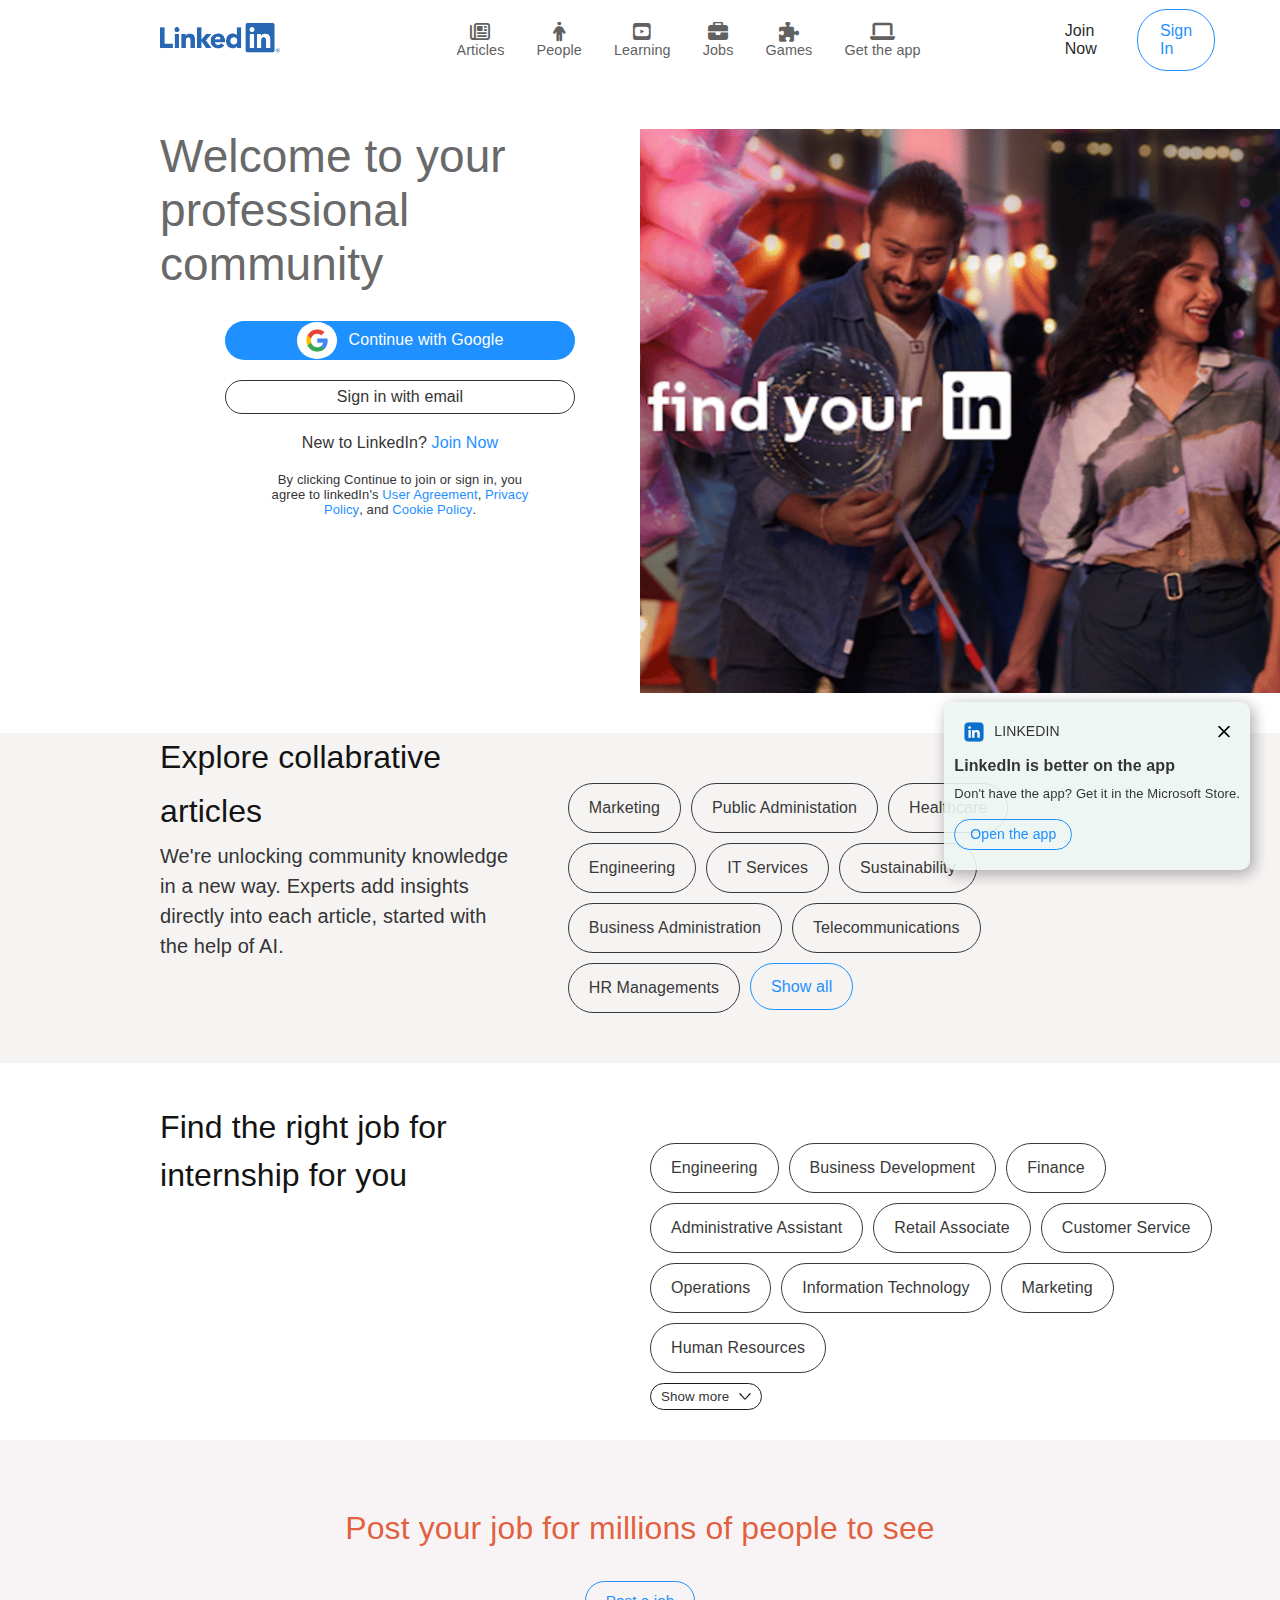
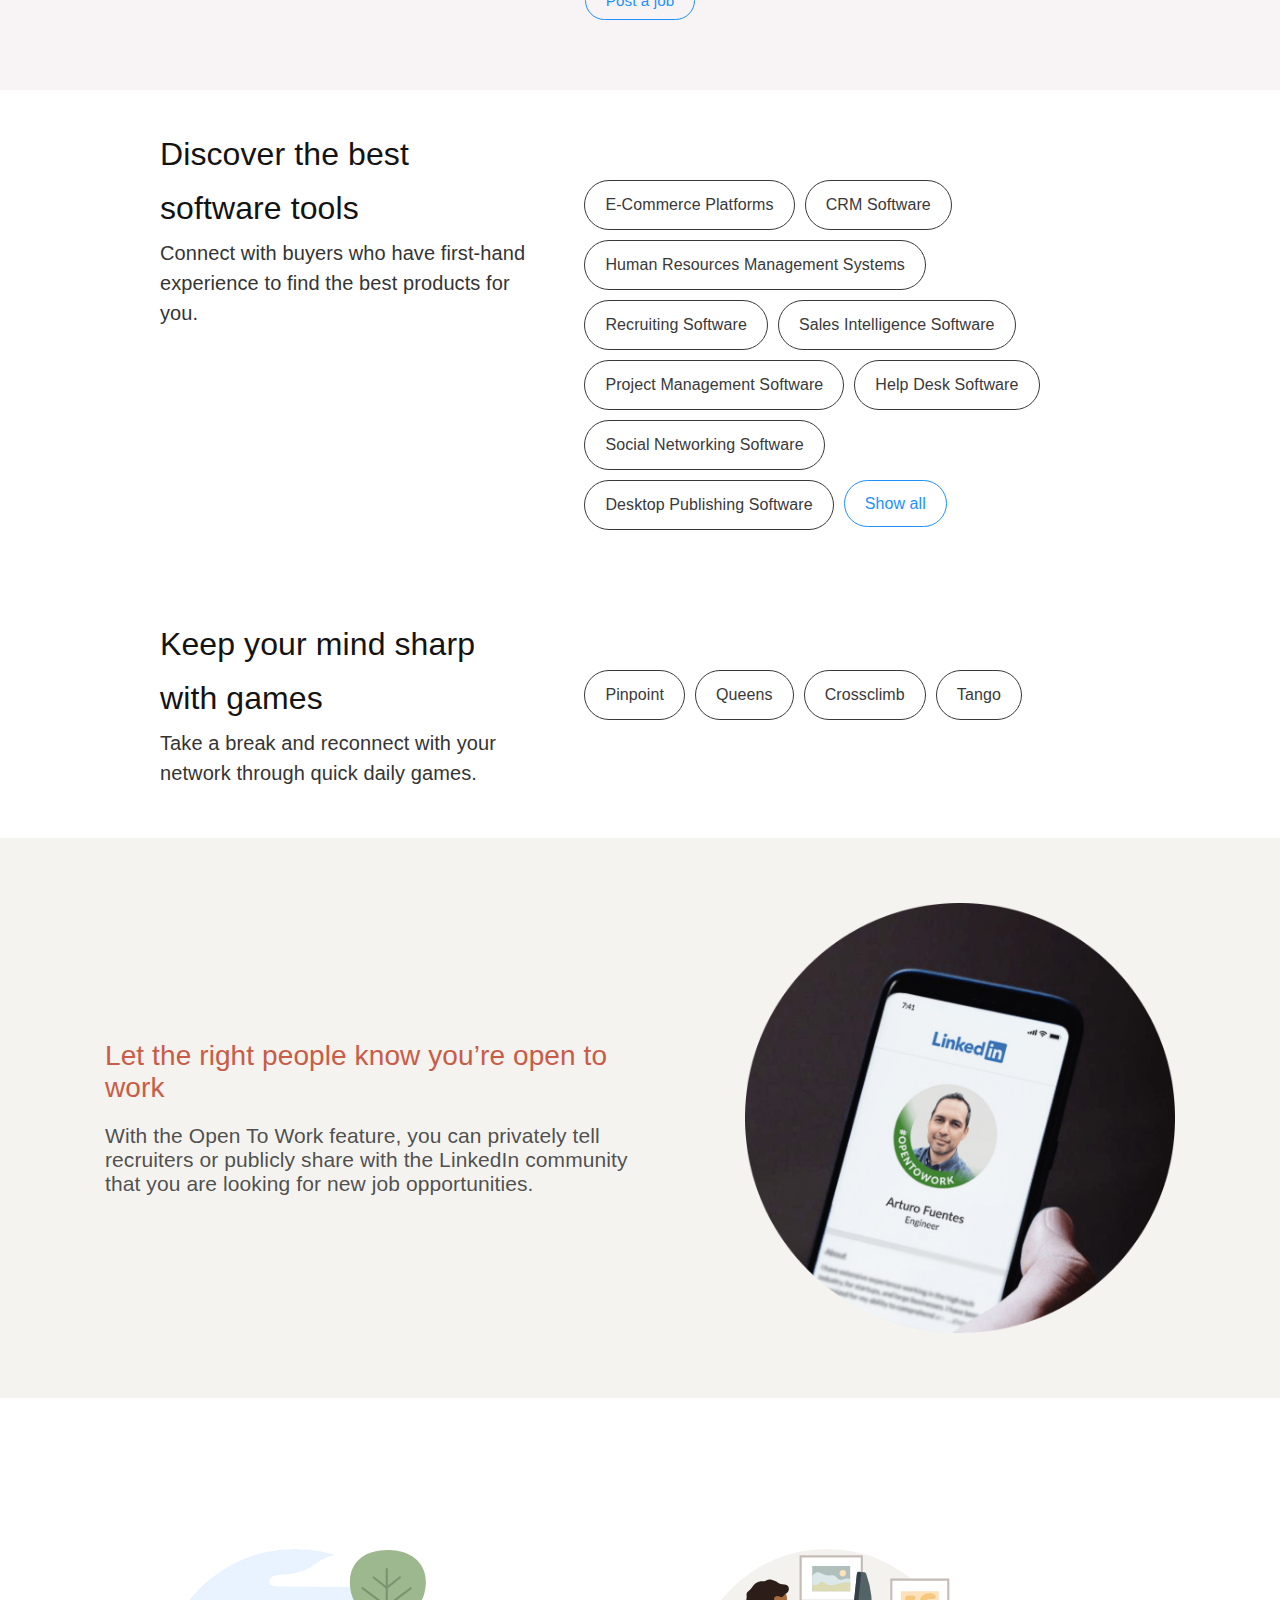
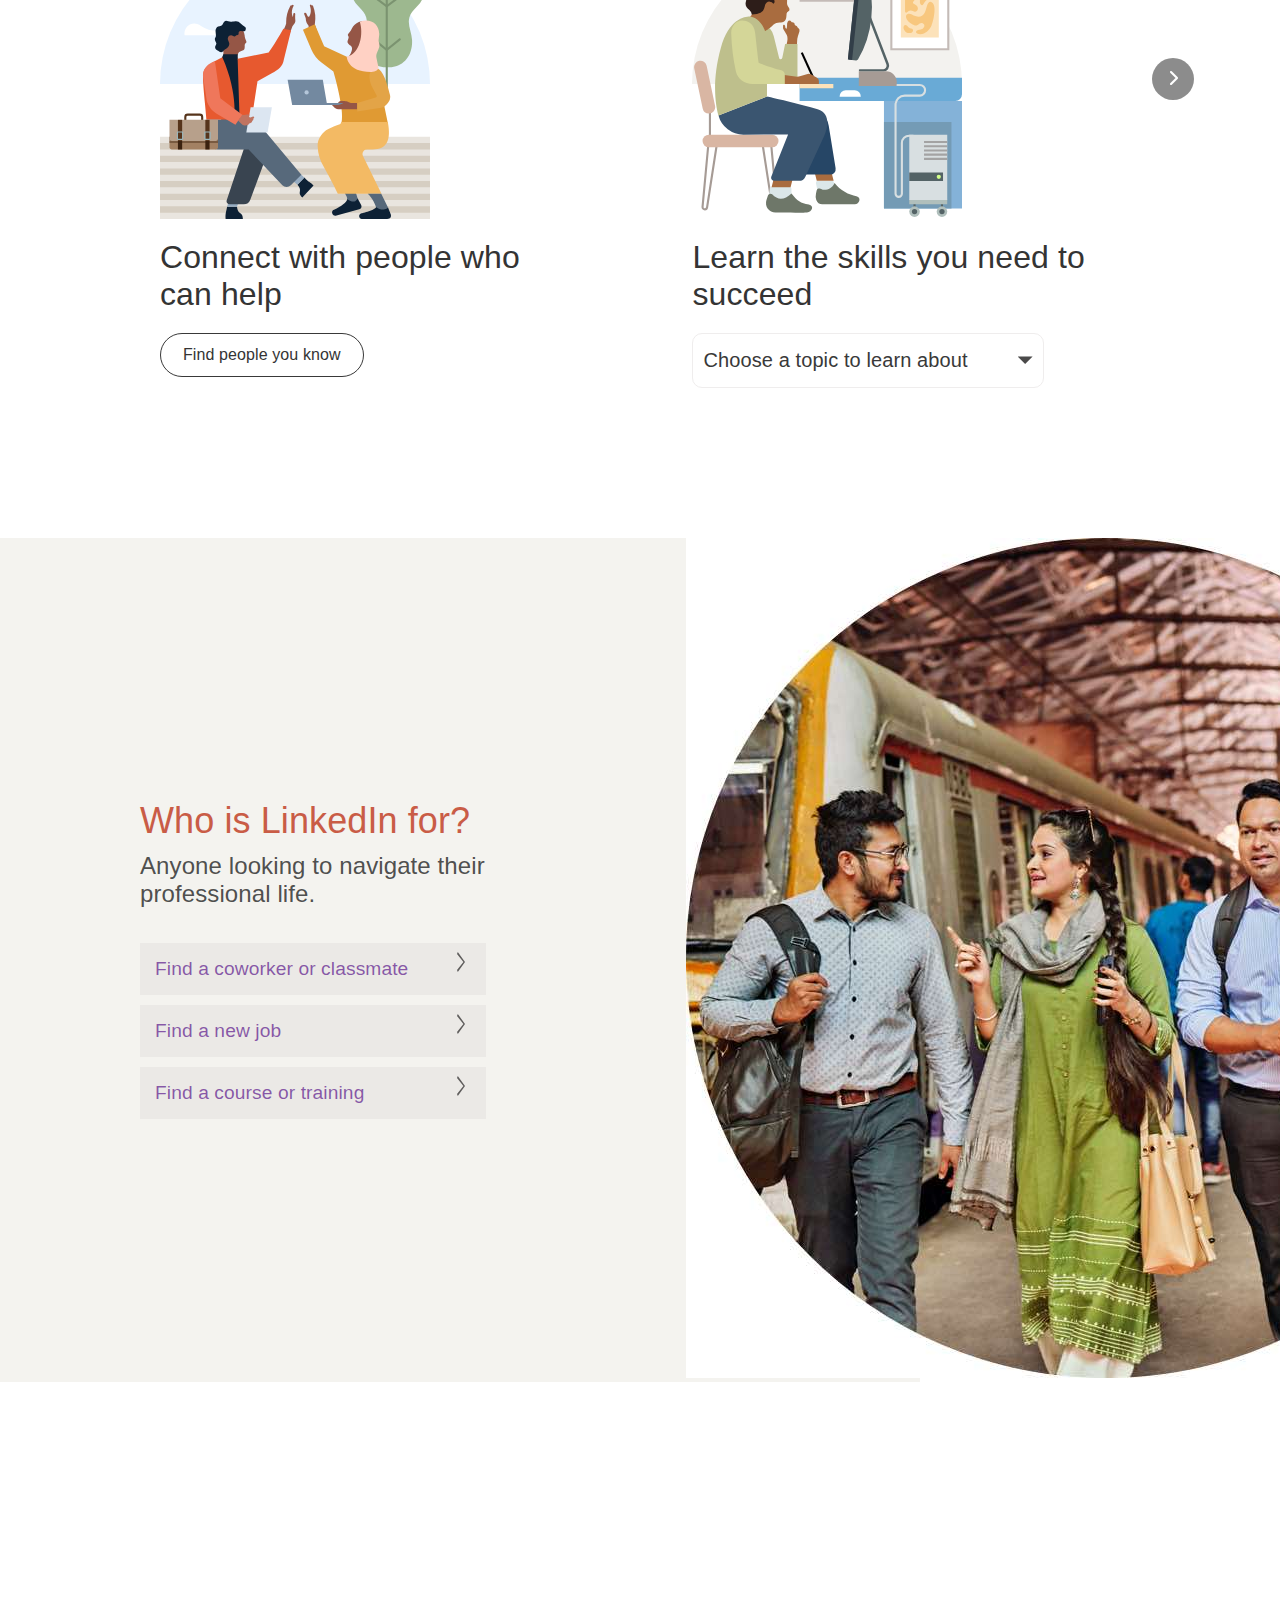
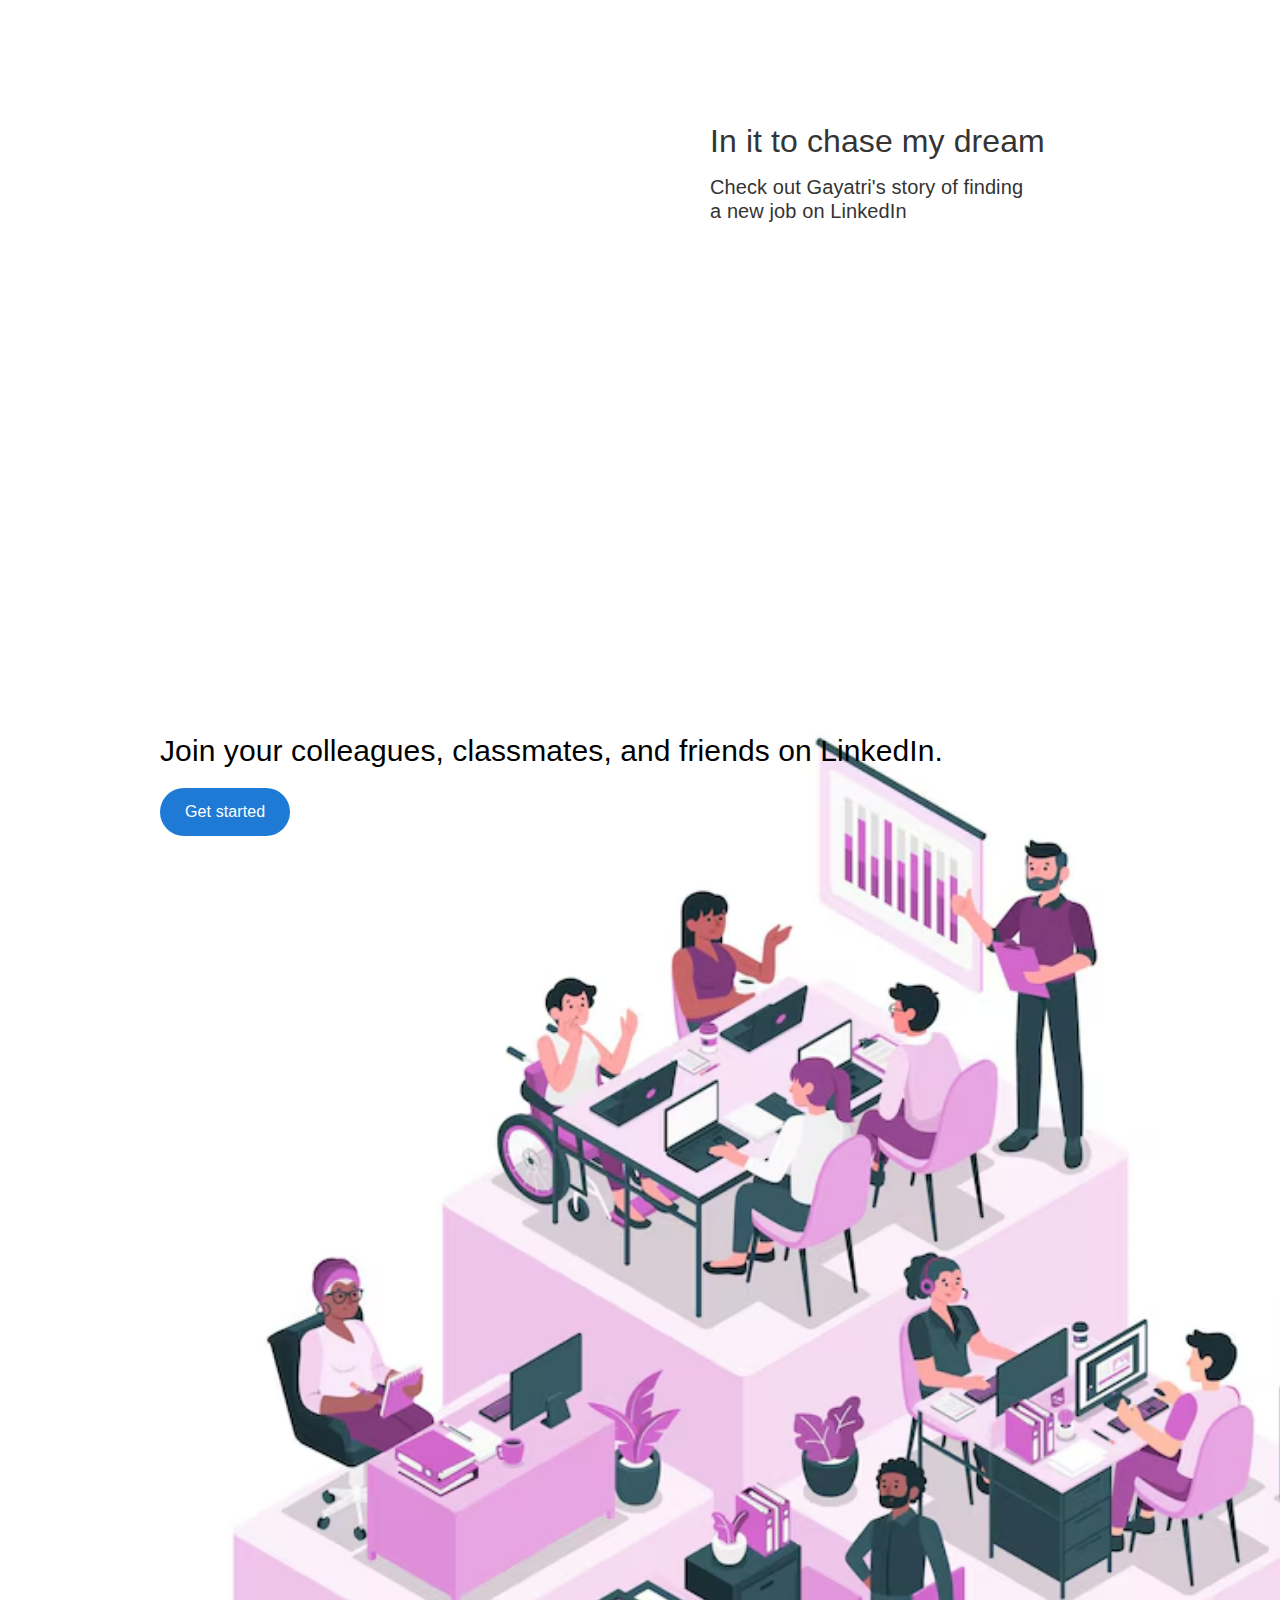
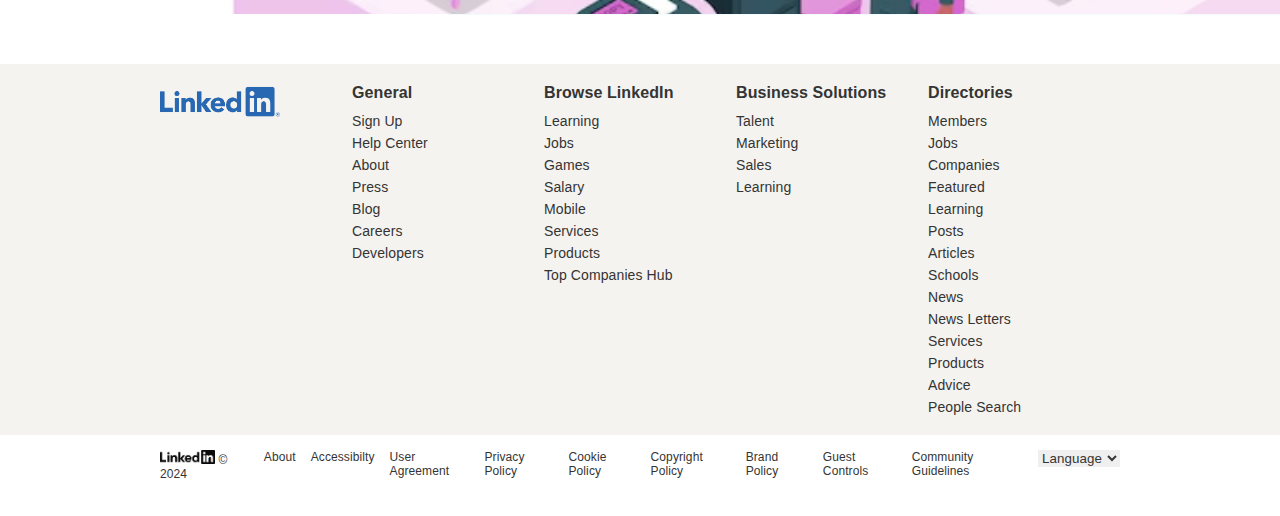
<file: index.html>
<!DOCTYPE html>
<html lang="en">

<head>
    <meta charset="UTF-8">
    <meta name="viewport" content="width=device-width, initial-scale=1.0">
    <title>Linkedin | Replica</title>
    <link rel="stylesheet" href="https://cdnjs.cloudflare.com/ajax/libs/font-awesome/6.6.0/css/all.min.css">
    <link rel="stylesheet" href="./css/page.css">
    <link rel="stylesheet" href="./css/navbar.css">
    <link rel="stylesheet" href="./css/wrapper.css">
    <link rel="stylesheet" href="./css/slider.css">
    <link rel="stylesheet" href="./css/skills.css">
    <link rel="stylesheet" href="./css/skillsDropdown.css">
    <link rel="stylesheet" href="./css/navigateLife.css">
    <link rel="stylesheet" href="./css/dream.css">
    <link rel="stylesheet" href="./css/started.css">
    <link rel="stylesheet" href="./css/browseLinkedin.css">
    <link rel="stylesheet" href="./css/footer.css">
    <link rel="stylesheet" href="./css/msgBox.css">
    <link rel="stylesheet" href="./css/mobileDisplay.css">
    <link rel="icon" href="./images/linkedin-logo-free-download-free-png.png" type="image/x-icon">
</head>

<body>
    <div class="container">
        <div class="navbar">
            <div class="logo"><img src="./images/R.png" alt="Linkedin Logo"></div>
            <div class="nav">
                <div class="nav_items">
                    <span>
                        <i class="fa-regular fa-newspaper"></i>
                        <p>Articles</p>
                    </span>
                    <span>
                        <i class="fa-solid fa-person"></i>
                        <p>People</p>
                    </span>
                    <span>
                        <i class="fa-brands fa-square-youtube"></i>
                        <p>Learning</p>
                    </span>
                    <span>
                        <i class="fa-solid fa-briefcase"></i>
                        <p>Jobs</p>
                    </span>
                    <span>
                        <i class="fa-solid fa-puzzle-piece"></i>
                        <p>Games</p>
                    </span>
                    <span>
                        <i class="fa-solid fa-laptop"></i>
                        <p>Get the app</p>
                    </span>
                </div>
                <div class="join_now">
                    <a href="./webpage/loginPage.html">Join Now</a>
                </div>
                <div class="sign_in">
                    <a href="#">Sign In</a>
                </div>
            </div>
        </div>
        <div class="wrapper1">
            <div>
                <p>Welcome to your professional community</p>
                <a href="#">
                    <div>
                        <img src="./images/Google-Symbol.png" alt="Google Symbol">
                        Continue with Google
                    </div>
                </a>
                <a href="#">
                    <div>Sign in with email</div>
                </a>
                <p style="font-weight: 400;" id="signInLink">New to LinkedIn? <a href="#"
                        style="text-decoration: none; color: dodgerblue; font-weight: 500;">Join Now</a></p>
                <span>By clicking Continue to join or sign in, you agree to linkedIn's <a href="#">User Agreement</a>,
                    <a href="#">Privacy Policy</a>, and <a href="#" id="cookie">Cookie Policy</a>.</span>
            </div>
            <div>
                <img src="./images/AAYAAgSrAAgAAQAAAAAAAGM6w-NyPk-_SVikYiCJ6V3Z-Q.png" alt="Celebration" height="100%">
            </div>
        </div>
        <div class="wrapper2">
            <div>
                <span>Explore collabrative articles</span>
                <p>We're unlocking community knowledge in a new way. Experts add insights directly into each article,
                    started with the help of AI.</p>
            </div>
            <div id="articles">
                <div>Marketing</div>
                <div>Public Administation</div>
                <div>Healthcare</div>
                <div>Engineering</div>
                <div>IT Services</div>
                <div>Sustainability</div>
                <div>Business Administration</div>
                <div>Telecommunications</div>
                <div>HR Managements</div>
                <div><a href="#" class="show_all">Show all</a></div>
            </div>
        </div>
        <div class="wrapper2" style="background-color: transparent; gap: 190px;">
            <span style="width: 200px;">Find the right job for internship for you</span>
            <div id="dropdown">
                <div id="article1" style="width: 600px;">
                    <div>Engineering</div>
                    <div>Business Development</div>
                    <div>Finance</div>
                    <div>Administrative Assistant</div>
                    <div>Retail Associate</div>
                    <div>Customer Service</div>
                    <div>Operations</div>
                    <div>Information Technology</div>
                    <div>Marketing</div>
                    <div>Human Resources</div>
                    <!-- </div> -->
                    <!-- <div id="article2"> -->
                    <div class="article" style="--i: 1">Healthcare Service</div>
                    <div class="article" style="--i: 2">Sales</div>
                    <div class="article" style="--i: 3">Program and Project Management</div>
                    <div class="article" style="--i: 4">Accounting</div>
                    <div class="article" style="--i: 5">Arts and Design</div>
                    <div class="article" style="--i: 6">Community and Social Services</div>
                    <div class="article" style="--i: 7">Consulting</div>
                    <div class="article" style="--i: 8">Education</div>
                    <div class="article" style="--i: 9">Entrepreneurship</div>
                    <div class="article" style="--i: 10">Legal</div>
                    <div class="article" style="--i: 11">Media and Communications</div>
                    <div class="article" style="--i: 12">Military and Protective Services</div>
                    <div class="article" style="--i: 13">Product Management</div>
                    <div class="article" style="--i: 14">Purchasing</div>
                    <div class="article" style="--i: 15">Quality Assurance</div>
                    <div class="article" style="--i: 16">Real Estate</div>
                    <div class="article" style="--i: 17">Research</div>
                    <div class="article" style="--i: 18">Support</div>
                    <div class="article" style="--i: 19">Administrative</div>
                </div>
                <button id="show_more">Show more
                    <div class="arrow"></div>
                </button>
            </div>
        </div>
        <div id="post">
            Post your job for millions of people to see
            <a><button>Post a job</button></a>
        </div>
        <div class="wrapper2" style="background-color: transparent;">
            <div style="min-width: 39%;">
                <span>Discover the best software tools</span>
                <p>Connect with buyers who have first-hand experience to find the best products for you.</p>
            </div>
            <div id="articles">
                <div>E-Commerce Platforms</div>
                <div>CRM Software</div>
                <div>Human Resources Management Systems</div>
                <div>Recruiting Software</div>
                <div>Sales Intelligence Software</div>
                <div>Project Management Software</div>
                <div>Help Desk Software</div>
                <div>Social Networking Software</div>
                <div>Desktop Publishing Software</div>
                <div><a href="#" class="show_all">Show all</a></div>
            </div>
        </div>
        <div class="wrapper2" style="background-color: transparent;">
            <div id="games">
                <span>Keep your mind sharp with games</span>
                <p>Take a break and reconnect with your network through quick daily games.</p>
            </div>
            <div id="articles">
                <div>Pinpoint</div>
                <div>Queens</div>
                <div>Crossclimb</div>
                <div id="game_last_child">Tango</div>
            </div>
        </div>
        <div id="slideContainer">
            <div id="slides">
                <div class="slide">

                    <div class="cont">
                        <div>
                            <p>Let the right people know you’re open to work</p>
                            <p>With the Open To Work feature, you can privately tell recruiters or publicly share with
                                the
                                LinkedIn community that you are looking for new job opportunities.</p>
                        </div>
                        <img src="./images/dbvmk0tsk0o0hd59fi64z3own.png" alt="" class="img">
                    </div>

                </div>
                <div class="slide">
                    <div class="cont">
                        <div>
                            <p>Conversations today could lead to opportunity tomorrow</p>
                            <p>Sending messages to people you know is a great way to strengthen relationships as you
                                take
                                the
                                next step in your career.</p>
                        </div>
                        <img src="./images/2r8kd5zqpi905lkzsshdlvvn5.png" alt="" class="img">
                    </div>
                </div>
                <div class="slide">
                    <div class="cont">
                        <div>
                            <p>Stay up to date on your industry</p>
                            <p>With the Open To Work feature,
                                From live videos, to stories, to newsletters and more, LinkedIn is full of ways to stay
                                up
                                to
                                date on the latest discussions in your industry.</p>
                        </div>
                        <img src="./images/ann24vsq7r0ux3vipqa1n90gg.png" alt="" class="img">
                    </div>
                </div>
            </div>
        </div>
        <!-- <div id="controller"> -->
        <div id="previous">
            <i class="fa-solid fa-chevron-left"></i>
        </div>
        <div id="next">
            <i class="fa-solid fa-chevron-right"></i>
        </div>
        <!-- </div> -->
        <div id="skills">
            <div>
                <img src="./images/43h6n82li4xu0q23s8jqizk6j.svg" alt="">
                <p>Connect with people who can help</p>
                <a class="find">Find people you know</a>
            </div>
            <div>
                <img src="./images/1dhh8rr3wohexkaya6jhn2y8j.svg" alt="">
                <p>Learn the skills you need to succeed</p>
                <div id="skillDropdown">
                    <div class="choice" style="flex-direction: row;">
                        Choose a topic to learn about
                    </div>
                    <div id="skillWrapper">
                        <div class="skill">
                            <a href="#" class="course-category">
                                <p>Business Analysis and Strategy</p>
                                <p>1,660+ courses</p>
                            </a>
                            <a href="#" class="course-category">
                                <p>Business Software and Tools</p>
                                <p>2,650+ courses</p>
                            </a>
                            <a href="#" class="course-category">
                                <p>Career Development</p>
                                <p>610+ courses</p>
                            </a> <a href="#" class="course-category">
                                <p>Customer Service</p>
                                <p>250+ courses</p>
                            </a> <a href="#" class="course-category">
                                <p>Diversity, Equity, and Inclusion (DEI)</p>
                                <p>320+ courses</p>
                            </a> <a href="#" class="course-category">
                                <p>Finance and Accounting</p>
                                <p>300+ courses</p>
                            </a> <a href="#" class="course-category">
                                <p>Human Resources</p>
                                <p>570+ courses</p>
                            </a> <a href="#" class="course-category">
                                <p>Leadership and Management</p>
                                <p>2,040+ courses</p>
                            </a> <a href="#" class="course-category">
                                <p>Marketing</p>
                                <p>1,030+ courses</p>
                            </a> <a href="#" class="course-category">
                                <p>Professional Development</p>
                                <p>1,960+ courses</p>
                            </a> <a href="#" class="course-category">
                                <p>Project Management</p>
                                <p>570+ courses</p>
                            </a> <a href="#" class="course-category">
                                <p>Sales</p>
                                <p>300+ courses</p>
                            </a> <a href="#" class="course-category">
                                <p>Small Business and Entrepreneurship</p>
                                <p>360+ courses</p>
                            </a> <a href="#" class="course-category">
                                <p>Training and Education</p>
                                <p>320+ courses</p>
                            </a> <a href="#" class="course-category">
                                <p>AEC</p>
                                <p>1,480+ courses</p>
                            </a> <a href="#" class="course-category">
                                <p>Animation and Illustration</p>
                                <p>1,820+ courses</p>
                            </a> <a href="#" class="course-category">
                                <p>Audio and Music</p>
                                <p>430+ courses</p>
                            </a> <a href="#" class="course-category">
                                <p>Graphic Design</p>
                                <p>1,070+ courses</p>
                            </a> <a href="#" class="course-category">
                                <p>Motion Graphics and VFX</p>
                                <p>920+ courses</p>
                            </a> <a href="#" class="course-category">
                                <p>Photography</p>
                                <p>1,250+ courses</p>
                            </a> <a href="#" class="course-category">
                                <p>Product and Manufacturing</p>
                                <p>1,500+ courses</p>
                            </a> <a href="#" class="course-category">
                                <p>User Experience</p>
                                <p>590+ courses</p>
                            </a> <a href="#" class="course-category">
                                <p>Video</p>
                                <p>700+ courses</p>
                            </a> <a href="#" class="course-category">
                                <p>Visualization and Real-Time</p>
                                <p>1,340+ courses</p>
                            </a> <a href="#" class="course-category">
                                <p>Web Design</p>
                                <p>550+ courses</p>
                            </a> <a href="#" class="course-category">
                                <p>Artificial Intelligence (AI)</p>
                                <p>710+ courses</p>
                            </a> <a href="#" class="course-category">
                                <p>Cloud Computing</p>
                                <p>1,520+ courses</p>
                            </a> <a href="#" class="course-category">
                                <p>Cybersecurity</p>
                                <p>1,030+ courses</p>
                            </a> <a href="#" class="course-category">
                                <p>Data Science</p>
                                <p>1,520+ courses</p>
                            </a> <a href="#" class="course-category">
                                <p>Database Management</p>
                                <p>520+ courses</p>
                            </a> <a href="#" class="course-category">
                                <p>DevOps</p>
                                <p>360+ courses</p>
                            </a> <a href="#" class="course-category">
                                <p>Hardware</p>
                                <p>90+ courses</p>
                            </a> <a href="#" class="course-category">
                                <p>IT Help Desk</p>
                                <p>370+ courses</p>
                            </a> <a href="#" class="course-category">
                                <p>Mobile Development</p>
                                <p>490+ courses</p>
                            </a> <a href="#" class="course-category">
                                <p>Network and System Administration</p>
                                <p>1,590+ courses</p>
                            </a> <a href="#" class="course-category">
                                <p>Software Development</p>
                                <p>2,930+ courses</p>
                            </a> <a href="#" class="course-category">
                                <p>Web Development</p>
                                <p>1,830+ courses</p>
                            </a>
                        </div>
                    </div>
                </div>
            </div>
        </div>
        <div class="navigateLife">
            <div id="findYourself">
                <span>Who is LinkedIn for?</span>
                <p>Anyone looking to navigate their professional life.</p>
                <div class="findWrapper">
                    <div>Find a coworker or classmate</div>
                    <div>Find a new job</div>
                    <div>Find a course or training</div>
                </div>
            </div>
            <div id="findImg">
                <img src="./images/eghb2zc0p5s2x42wbi80w4v8a.jpg" alt="Colleagues">
            </div>
        </div>
        <div class="dream">
            <div class="vid">
                <iframe width="500" height="378" src="https://www.youtube.com/embed/IlYUUN8rL_Y"
                    title="Gayatri Iyer: In it to chase my dream | #InItTogether" frameborder="0"
                    allow="accelerometer; autoplay; clipboard-write; encrypted-media; gyroscope; picture-in-picture; web-share"
                    referrerpolicy="strict-origin-when-cross-origin" allowfullscreen></iframe>
            </div>
            <div class="story">
                <span>In it to chase my dream</span>
                <p>Check out Gayatri's story of finding a new job on LinkedIn</p>
            </div>
        </div>
        <div class="bg"></div>
        <div class="getStarted">
            <p>Join your colleagues, classmates, and friends on LinkedIn.</p>
            <a href="#">
                <button type="button">Get started</button>
            </a>
        </div>
        <div class="linkedin">
            <div>
                <div class="logo">
                    <img src="./images/R.png" alt="LinkedIn Logo">
                </div>
                <div class="browseLinkedIn">
                    <strong>General</strong>
                    <a href="#">Sign Up</a>
                    <a href="#">Help Center</a>
                    <a href="#">About</a>
                    <a href="#">Press</a>
                    <a href="#">Blog</a>
                    <a href="#">Careers</a>
                    <a href="#">Developers</a>
                </div>
                <div class="browseLinkedIn">
                    <strong>Browse LinkedIn</strong>
                    <a href="#">Learning</a>
                    <a href="#">Jobs</a>
                    <a href="#">Games</a>
                    <a href="#">Salary</a>
                    <a href="#">Mobile</a>
                    <a href="#">Services</a>
                    <a href="#">Products</a>
                    <a href="#">Top Companies Hub</a>
                </div>
                <div class="browseLinkedIn">
                    <strong>Business Solutions</strong>
                    <a href="#">Talent</a>
                    <a href="#">Marketing</a>
                    <a href="#">Sales</a>
                    <a href="#">Learning</a>
                </div>
                <div class="browseLinkedIn">
                    <strong>Directories</strong>
                    <a href="#">Members</a>
                    <a href="#">Jobs</a>
                    <a href="#">Companies</a>
                    <a href="#">Featured</a>
                    <a href="#">Learning</a>
                    <a href="#">Posts</a>
                    <a href="#">Articles</a>
                    <a href="#">Schools</a>
                    <a href="#">News</a>
                    <a href="#">News Letters</a>
                    <a href="#">Services</a>
                    <a href="#">Products</a>
                    <a href="#">Advice</a>
                    <a href="#">People Search</a>
                </div>
            </div>
        </div>
        <div id="footer">
            <div>
                <div>
                    <img src="./images/1656997251linkedin-logo-black.webp" alt="LinkedIn Logo Black">
                    <span>&copy;</span> <span>2024</span>
                </div>
                <div><a href="#">About</a></div>
                <div><a href="#">Accessibilty</a></div>
                <div><a href="#">User Agreement</a></div>
                <div><a href="#">Privacy Policy</a></div>
                <div><a href="#">Cookie Policy</a></div>
                <div><a href="#">Copyright Policy</a></div>
                <div><a href="#">Brand Policy</a></div>
                <div><a href="#">Guest Controls</a></div>
                <div><a href="#">Community Guidelines</a></div>
                <div id="languageDropdown">
                    <!-- <div>
                        <div>Arabic</div>
                        <div>Czech</div>
                        <div>English</div>
                        <div>Spanish</div>
                        <div>French</div>
                        <div>Persian</div>
                        <div>Hindi</div>
                        <div>Italian</div>
                        <div>Japanese</div>
                        <div>Polish</div>
                    </div> -->
                    <select name="language" id="language">
                        <option value="language" id="optLang">
                            Language
                            <i class="fa-solid fa-chevron-down"></i>
                        </option>
                        <option value="arabic">
                            <div>Arabic</div>
                        </option>
                        <option value="czech">Czech</option>
                        <option value="english">English</option>
                        <option value="spanish">Spanish</option>
                        <option value="french">French</option>
                        <option value="persian">Persian</option>
                        <option value="hindi">Hindi</option>
                        <option value="italian">Italian</option>
                        <option value="japanese">Japanese</option>
                        <option value="portugese">Portugese</option>
                    </select>
                </div>
            </div>
        </div>
        <div id="msgBox">
            <div>
                <img src="./images/linkedin-logo-free-download-free-png.webp" alt="LinkedIn Logo">
                LINKEDIN
                <div id="cancelButton">
                    <div></div>
                    <!-- <i class="fa-solid fa-xmark"></i> -->
                </div>
            </div>
            <strong>LinkedIn is better on the app</strong>
            <p>Don't have the app? Get it in the Microsoft Store.</p>
            <div class="app">Open the app</div>
        </div>
    </div>
    <script src="./js/dropdown.js"></script>
    <script src="./js/slider.js"></script>
    <script src="./js/skillsDropdown.js"></script>
    <script src="./js/languageDropdown.js"></script>
    <script src="./js/cancelButton.js"></script>
</body>

</html>
</file>
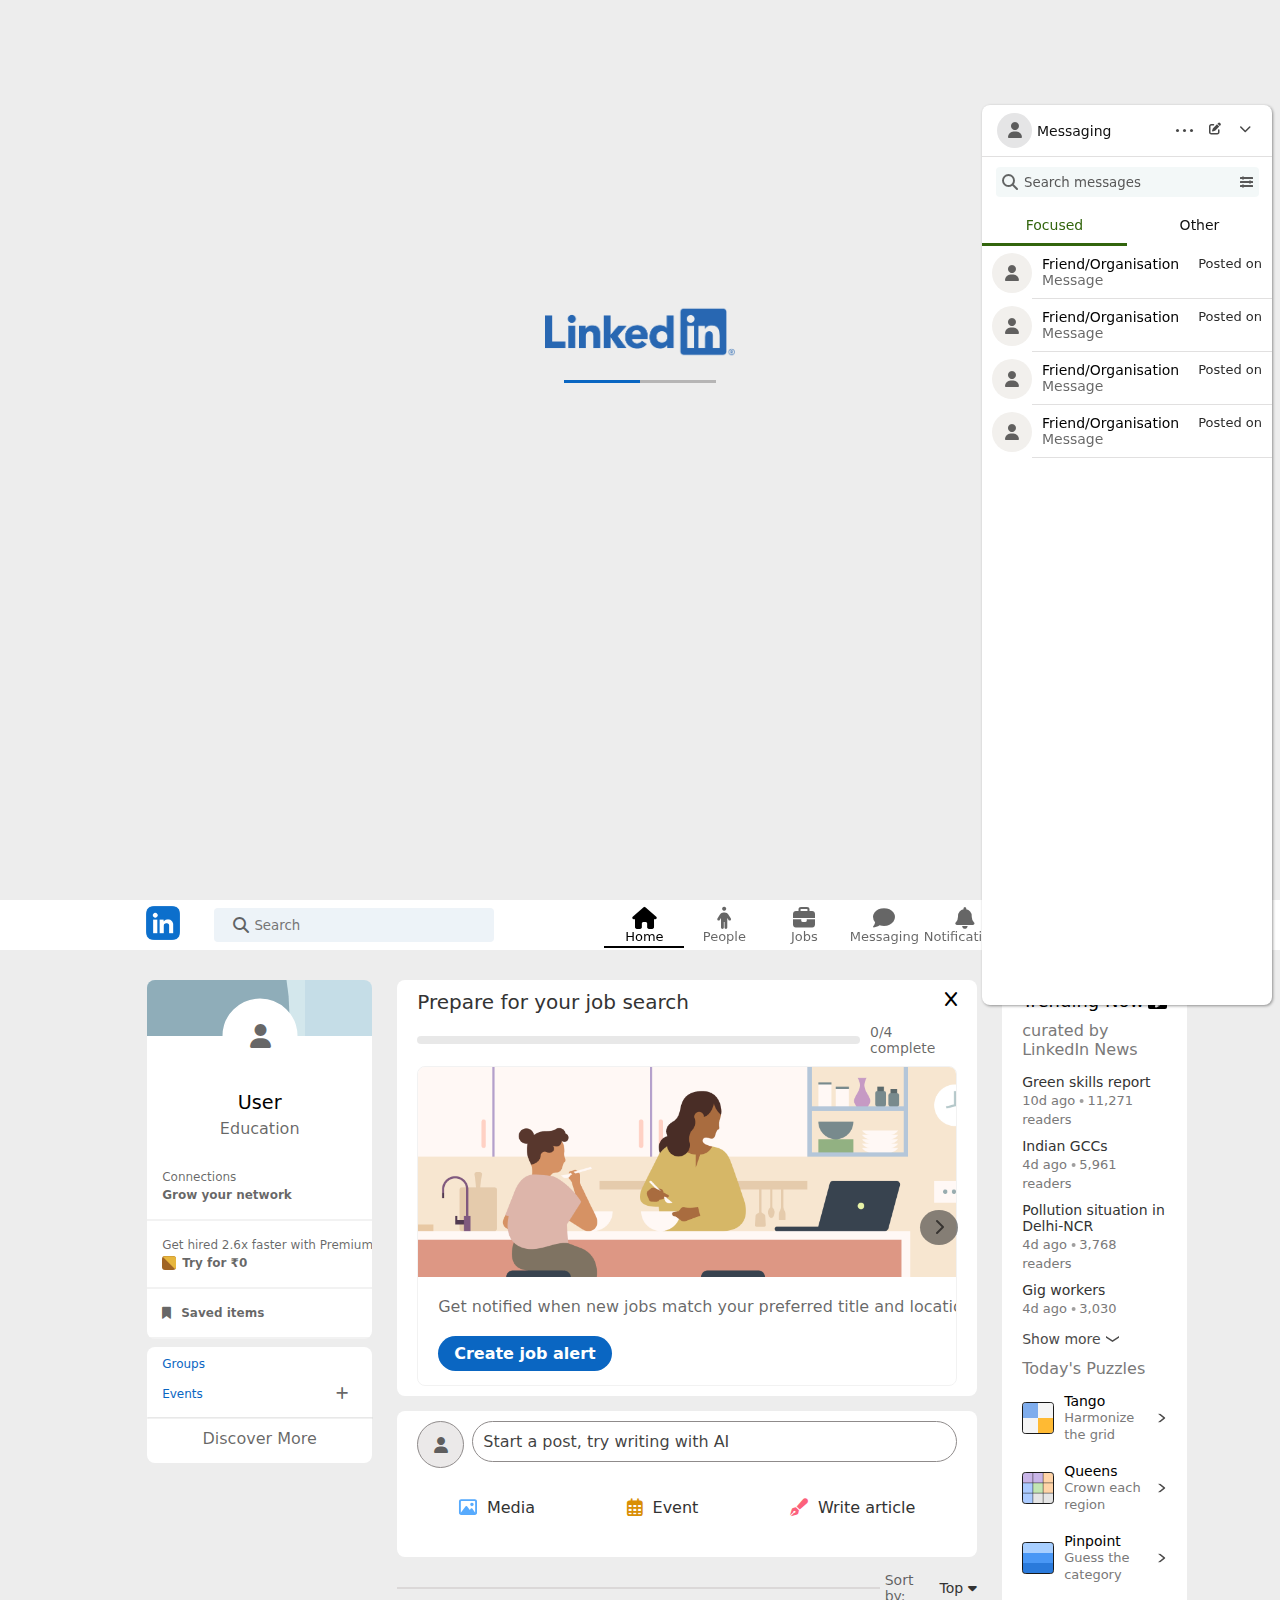
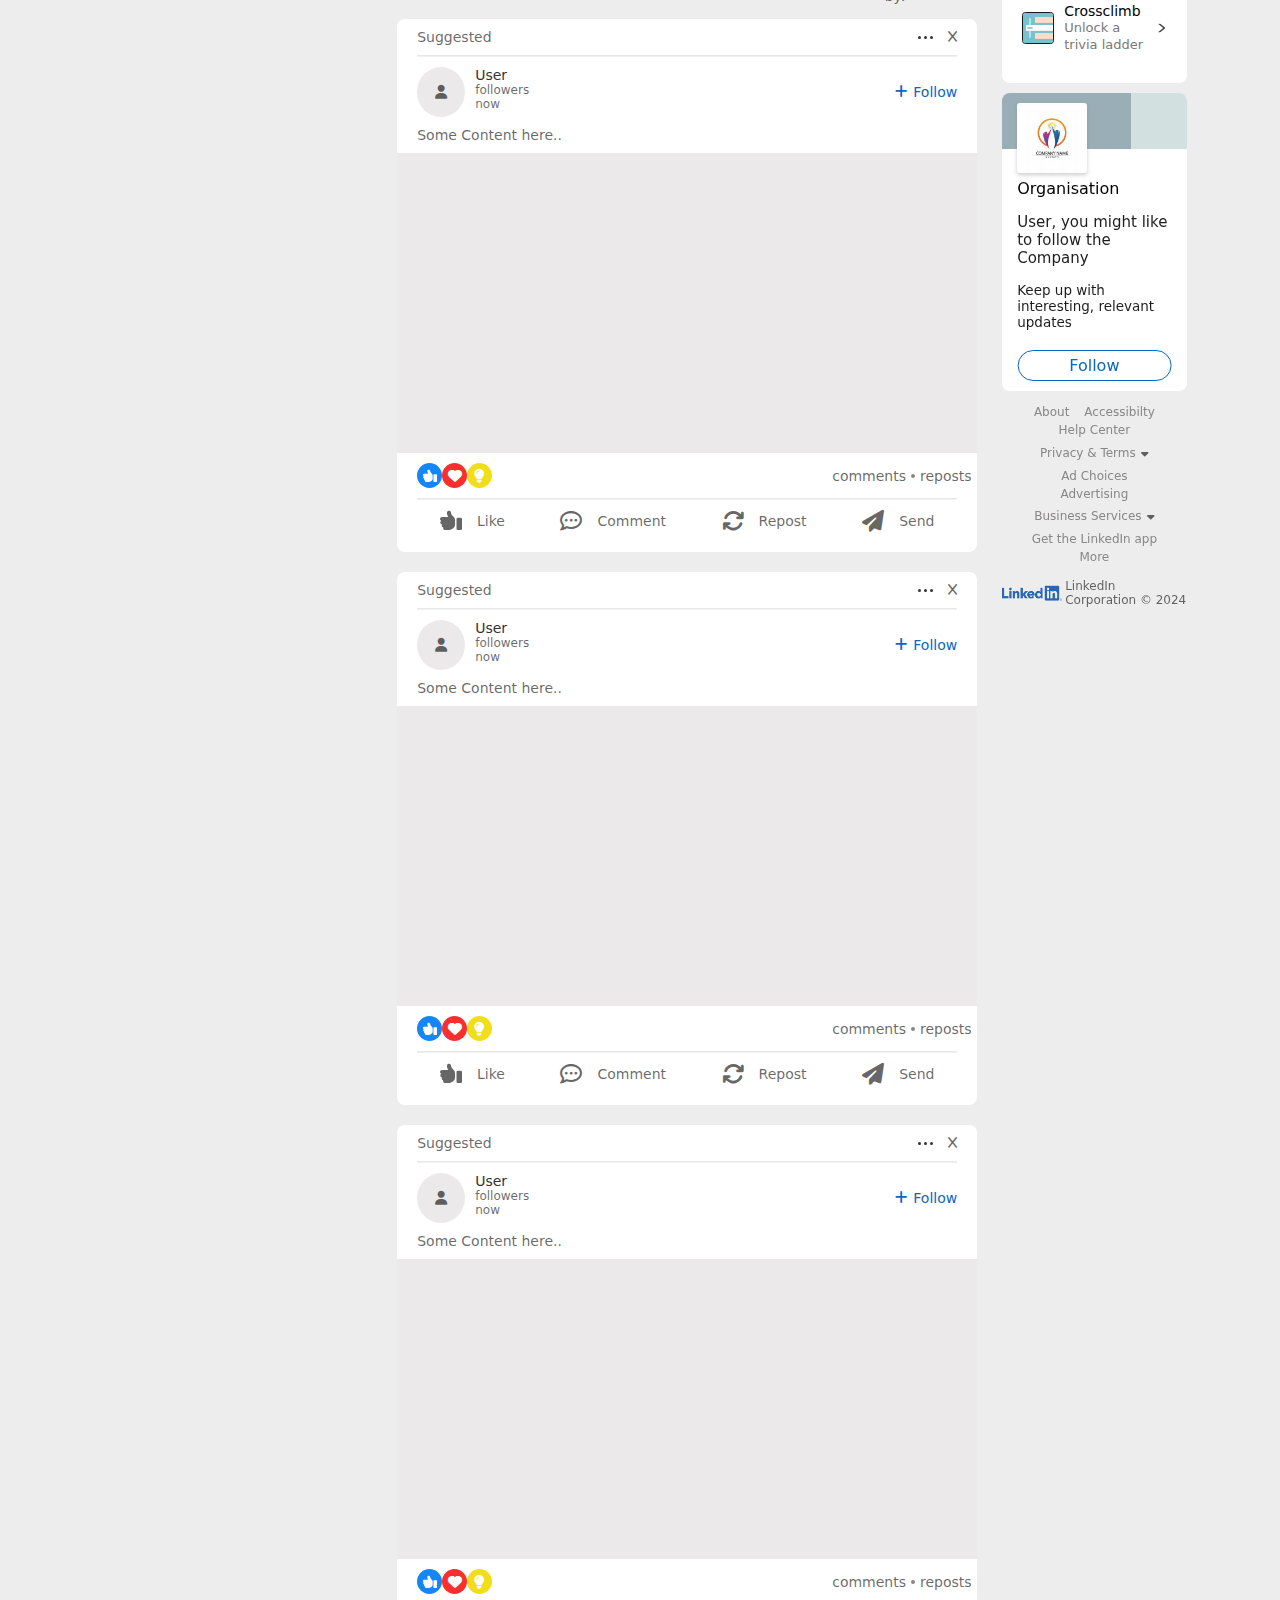
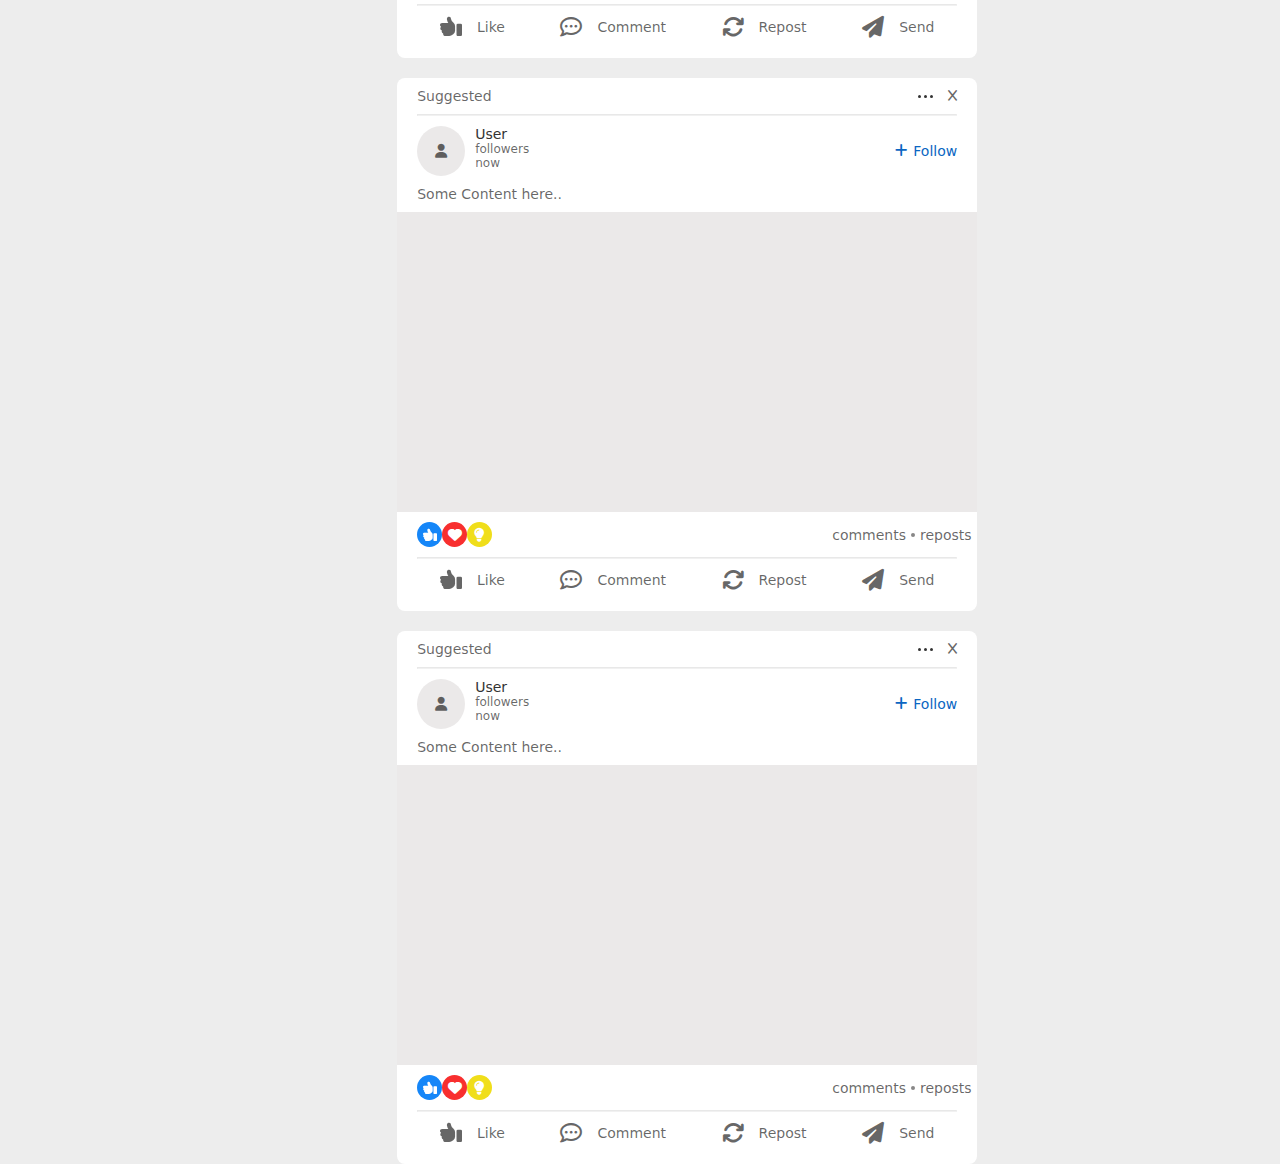
<file: webpage/homePage.html>
<!DOCTYPE html>
<html lang="en">

<head>
    <meta charset="UTF-8">
    <meta name="viewport" content="width=device-width, initial-scale=1.0">
    <title>Feed | LinkedIn | Replica</title>
    <link rel="stylesheet" href="https://cdnjs.cloudflare.com/ajax/libs/font-awesome/6.6.0/css/all.min.css">
    <link rel="stylesheet" href="../css/profile/homePage.css">
    <link rel="stylesheet" href="../css/profile/preloader.css">
    <link rel="stylesheet" href="../css/profile/introHome.css">
    <link rel="stylesheet" href="../css/profile/jobSearchHome.css">
    <link rel="stylesheet" href="../css/profile/comment.css">
    <link rel="stylesheet" href="../css/profile/trendingHome.css">
    <link rel="stylesheet" href="../css/profile/messaging.css">
    <link rel="stylesheet" href="../css/profile/messagingContainer.css">
    <link rel="icon" href="../images/linkedin-logo-free-download-free-png.png" type="image/x-icon">
</head>

<body>
    <div id="loader">
        <div>
            <img src="../images/R.png" alt="">
            <div id="preloader"></div>
        </div>
    </div>
    <div id="loaderApp">
        <div id="navbar">
            <div id="logo">
                <img src="../images/linkedin-logo-free-download-free-png.webp" alt="#">
            </div>
            <div id="searchBar">
                <i class="fa-solid  fa-magnifying-glass"></i>
                <input type="search" placeholder="Search">
            </div>
            <div id="navItems">
                <div class="navItem">
                    <i class="fa-solid fa-house"></i>
                    <p>Home</p>
                </div>
                <div class="navItem">
                    <i class="fa-solid fa-person"></i>
                    <p>People</p>
                </div>
                <div class="navItem">
                    <i class="fa-solid fa-briefcase"></i>
                    <p>Jobs</p>
                </div>
                <div class="navItem">
                    <i class="fa-solid fa-comment"></i>
                    <p>Messaging</p>
                </div>
                <div class="navItem">
                    <i class="fa-solid fa-bell"></i>
                    <p>Notifications</p>
                </div>
                <div class="navItemProfile">
                    <div>
                        <div id="profileLink">
                            <div class="container" id="previewContainer">
                                <i class="fa-solid fa-user"></i>
                            </div>
                        </div>
                    </div>
                    <div id="profileDropdownControl">Me
                        <i class="fa-solid fa-sort-down"></i>
                    </div>
                </div>
                <div id="profileDropdown">
                    <div id="profilePicContainer">
                        <div id="profileLink" style="width: 70px; min-height: 70px;">
                            <div id="previewContainer2" style="width: 70px;">
                                <input type="file" accept="image/*" id="profileImg" onchange="previewImage(event)"
                                    title="" style="z-index: 9;">
                                <i class="fa-solid fa-user" style="font-size: 25px;"></i>
                            </div>
                        </div>
                        <div style="display: flex; flex-direction: column; justify-content: center;">
                            <strong>User</strong>
                            <p>Education</p>
                        </div>
                    </div>
                    <div id="view">View Profile</div>
                    <hr>
                    <div id="account">
                        <p style="color: #000; font-weight: 500;">Account</p>
                        <div>
                            <div></div>
                            <div></div>
                            <p style="color: #343434;">Try 1 month of Premium for ₹0</p>
                        </div>
                        <a href="#">Settings & Privacy</a>
                        <a href="#">Help</a>
                        <a href="#">Language</a>
                    </div>
                    <hr>
                    <div id="manage">
                        <p style="color: #000; font-weight: 500;">Manage</p>
                        <a href="#">Settings & Privacy</a>
                        <a href="#">Help</a>
                        <a href="#">Language</a>
                    </div>
                </div>
            </div>
            <div id="businessContainer">
                <div id="business">
                    <div id="toggleButton">
                        <div></div>
                        <div></div>
                        <div></div>
                        <div></div>
                        <div></div>
                        <div></div>
                        <div></div>
                        <div></div>
                        <div></div>
                    </div>
                    <p>For Business&nbsp;&nbsp;<i class="fa fa-caret-down" style="color: #00000099;"></i></p>
                </div>
                <div id="businessWrapper">
                    <div id="apps">
                        <p>My apps</p>
                        <p style="font-size: 14px;">
                            <i class="fa-solid fa-compass" style="color: dodgerblue;"></i>
                            <span>&nbsp;Find Leads</span>
                        </p>
                        <p style="font-size: 14px;">
                            <i class="fa-solid fa-people-group" style="color: dodgerblue;"></i>
                            <span>Groups</span>
                        </p>
                        <div>
                            <p>Talent</p>
                            <div>
                                <i class="fa-solid fa-file" style="color: dodgerblue;"></i>
                                <span>Talent Insights</span>
                            </div>
                            <div>
                                <i class="fa-solid fa-bag-shopping" style="color: dodgerblue;"></i>
                                <span>Post a job</span>
                            </div>
                        </div>
                        <div>
                            <p>Sales</p>
                            <div>
                                <i class="fa-solid fa-info" style="color: dodgerblue;"></i>
                                <span>Sevices Marketplace</span>
                            </div>
                        </div>
                        <div>
                            <p>Marketing</p>
                            <div>
                                <i class="fa-brands fa-adversal" style="color: dodgerblue;"></i>
                                <span>Advertise</span>
                            </div>
                        </div>
                        <div>
                            <p>Learning</p>
                            <div>
                                <i class="fa-brands fa-youtube" style="color: dodgerblue;"></i>
                                <span>Learning</span>
                            </div>
                        </div>
                    </div>
                    <div id="explore">
                        <p>Explore more for business</p>
                        <div>
                            <p>Hire on LinkedIn</p>
                            <span>Find attract and recruit talent</span>
                        </div>
                        <div>
                            <p>Sell with LinkedIn</p>
                            <span>Unlock sales opportunities</span>
                        </div>
                        <div>
                            <p>Post a job for free</p>
                            <span>Get qualified applicants quickly</span>
                        </div>
                        <div>
                            <p>Advertise on LinkedIn</p>
                            <span>Acquire customers and grow your business</span>
                        </div>
                        <div>
                            <p>Get started with Premium</p>
                            <span>Expand and leverage your network</span>
                        </div>
                        <div>
                            <p>Learn with LikedIn</p>
                            <span>Courses to develop your employees</span>
                        </div>
                        <div>
                            <p>Admin Center</p>
                            <span>Manage billing and account details</span>
                        </div>
                        <div id="create">
                            <a href="#" style="color: #292929; font-weight: 500;">
                                Create a Company Page <i class="fa-solid fa-plus"></i>
                            </a>
                        </div>
                    </div>
                </div>
            </div>
            <div id="premium">
                <div>
                    <div></div>
                    <div></div>
                </div>
                <p>Try Premium for ₹0</p>
            </div>
        </div>
        <div id="homeContainer">
            <div id="introduction">
                <div class="intro">
                    <div class="profileBg">
                        <div>
                            <div></div>
                        </div>
                    </div>
                    <div class="introContainer">
                        <div id="previewContainer3">
                            <i class="fa-solid fa-user"></i>
                        </div>
                        <section>User</section>
                        <section style="margin-bottom: 10px;">Education</section>
                        <div class="article" id="introBox">
                            <div>
                                <div>
                                    <span>Connections</span>
                                    <p>Grow your network</p>
                                </div>
                            </div>
                            <div>
                                <div>
                                    <span>Get hired 2.6x faster with Premium</span>
                                    <div class="try">
                                        <div>
                                            <div></div>
                                            <div></div>
                                        </div>
                                        <p>Try for ₹0</p>
                                    </div>
                                </div>
                            </div>
                            <div>
                                <div class="saved" style="flex-direction: row;">
                                    <i class="fa-solid fa-bookmark"></i>
                                    <p style="padding-left: 3px;">Saved items</p>
                                </div>
                            </div>
                        </div>
                    </div>
                </div>
                <div class="discover article">
                    <a href="#">Groups</a>
                    <div>
                        <a href="#">Events</a>
                        <div class="discoverEvents" title="Create an event">
                            <i class="fa-solid fa-plus"></i>
                        </div>
                    </div>
                    <hr>
                    <div class="more"><a href="#">Discover More</a>
                    </div>
                </div>
                <div id="show_more" style="padding: 2px;">Show more
                    <div class="arrow"></div>
                </div>
            </div>
            <div id="jobSearch">
                <div id="completeProfile">
                    <div class="search">
                        <p>Prepare for your job search</p>
                        <div onclick="document.getElementById('completeProfile').style.display='none'"><i
                                class="fa-solid fa-x"></i></div>
                    </div>
                    <div class="profileBar">
                        <div class="bar"></div>
                        <p>
                            <span class="count">0</span>/4 complete
                        </p>
                    </div>
                    <div class="setupContainer">
                        <div class="setup" id="slides">
                            <div id="jobAlert" class="slide">
                                <img src="../images/AAYQAgSuAAgAAQAAAAAAACnZ-D2hlcNzRqqPRb5a8tlJcA.png" alt="Preview">
                                <p>Get notified when new jobs match your preferred title and location.</p>
                                <a href="#">Create job alert</a>
                            </div>
                            <div id="update" class="slide">
                                <img src="../images/AAYQAgSuAAgAAQAAAAAAACwog6StkzhzSlK17m4iY5d_Xg.png" alt="">
                                <p>Add your work experience and skills to show your strengths to recruiters.</p>
                                <a href="#">Update profile</a>
                            </div>
                            <div id="addConnections" class="slide">
                                <img src="../images/AAYQAgSuAAgAAQAAAAAAACo7WHxKUCLyR-mziznrNA3hZA.png" alt="">
                                <p>Connect with former coworkers or friends and ask for job referrals.
                                </p>
                                <a href="#">Add connections</a>
                            </div>
                            <div id="prefernces" class="slide">
                                <img src="../images/AAYQAgSuAAgAAQAAAAAAACuOrgSfJBxATpCXbyGcf68zHA.png" alt="">
                                <p>Add more job preferences and choose who sees them to get more opportunities.</p>
                                <a href="#">Edit preferences</a>
                            </div>
                        </div>
                        <div id="setupToggler">
                            <div>
                                <div id="previous">
                                    <i class="fa-solid fa-chevron-left"></i>
                                </div>
                                <div id="next">
                                    <i class="fa-solid fa-chevron-right"></i>
                                </div>
                            </div>
                        </div>
                    </div>
                </div>
                <div id="post">
                    <div>
                        <div id="previewContainer4">
                            <i class="fa-solid fa-user"></i>
                        </div>
                        <div>Start a post, try writing with AI</div>
                    </div>
                    <div>
                        <div>
                            <i class="fa-regular fa-image"
                                style="color: rgb(87, 170, 253); transform:rotateZ(180deg) rotateX(180deg);"></i>
                            Media
                        </div>
                        <div>
                            <i class="fa-regular fa-calendar-days" style="color: rgb(217, 143, 5);"></i>
                            Event
                        </div>
                        <div>
                            <i class="fa-solid fa-pen-fancy" style="color: rgb(252, 97, 123);"></i>
                            Write article
                        </div>
                    </div>
                </div>
                <section id="sort" style="display: flex; align-items: center; gap: 5px; font-size: 14px;">
                    <div style="border: 1px solid #d6d2d2cd; width: 100%; height: 1px;"></div>
                    <span style="width: 60px;">Sort by: </span>
                    <span style="color: #333; font-weight: 500;" id="selected">Top</span>
                    <i class="fa-solid fa-caret-down" style="color: #333;"></i>
                </section>
                <div id="sortDiv">
                    <div data-value="Top" class="sortby" onclick="sortData('top')">Top</div>
                    <div data-value="Recent" class="sortby" onclick="sortData('recent')">Recent</div>
                </div>
                <ul id="list">
                    <li class="subject" data-set="top">
                        <div>
                            <div>Suggested</div>
                            <div>
                                <div class="toggle">
                                    <div></div>
                                    <div></div>
                                    <div></div>
                                </div>
                                <i class="fa-solid fa-x CancelButton" style="font-size: 12px;"></i>
                            </div>
                        </div>
                        <hr>
                        <div>
                            <div class="dp">
                                <i class="fa-solid fa-user"></i>
                            </div>
                            <div class="user">
                                <p class="userName">User</p>
                                <p class="followers">followers</p>
                                <p class="duration">
                                    now
                                </p>
                            </div>
                            <div class="follow">
                                <i class="fa-solid fa-plus"></i>
                                Follow
                            </div>
                        </div>
                        <p>Some Content here..</p>
                        <div class="content">
                        </div>
                        <div>
                            <div style="display: flex;">
                                <div class="likes">
                                    <div style="background-color: rgb(21, 134, 248);">
                                        <i class="fa-solid fa-thumbs-up"
                                            style="transform: rotateX(180deg) rotateZ(180deg);"></i>
                                    </div>
                                    <div style="background-color: rgb(248, 47, 47);">
                                        <i class="fa-solid fa-heart"></i>
                                    </div>
                                    <div style="background-color: rgb(240, 222, 26);">
                                        <i class="fa-solid fa-lightbulb"></i>
                                    </div>
                                    <div class="likeCount"></div>
                                </div>
                                <div style="display: flex; align-items: center; gap: 5px;">
                                    <span>comments</span>
                                    <div
                                        style="width: 4px; height: 4px; background-color: #888787; border-radius: 50%;">
                                    </div>
                                    <span>reposts</span>
                                </div>
                            </div>
                        </div>
                        <hr>
                        <div class="likeComment">
                            <div class="like">
                                <i class="fa-solid fa-thumbs-up likeIcon"
                                    style="transform: rotateX(180deg) rotateZ(180deg);"></i>
                                Like
                            </div>
                            <div class="comment">
                                <i class="fa-regular fa-comment-dots"></i>
                                Comment
                            </div>
                            <div class="repost">
                                <i class="fa-solid fa-arrows-rotate"></i>
                                Repost
                            </div>
                            <div class="send">
                                <i class="fa-solid fa-paper-plane"></i>
                                Send
                            </div>
                        </div>
                        <div class="commentContainer" style="display: none;">
                            <div class="previous">
                                <i class="fa-solid fa-chevron-left">
                                </i>
                            </div>
                            <div class="commentWrapper">
                                <div class="commentBox">
                                    <div class="commentChild nextHide">I agree</div>
                                    <div class="commentChild nextHide">Good insight</div>
                                    <div class="commentChild">Love this</div>
                                    <div class="commentChild">Great perspective</div>
                                    <div class="commentChild previousHide">Well said</div>
                                    <div class="commentChild previousHide">Interesting</div>
                                </div>
                            </div>
                            <div class="next">
                                <i class="fa-solid fa-chevron-left" style="transform: rotate(180deg);"></i>
                            </div>
                        </div>
                        <div class="com" style="display: none;">
                            <div class="previewContainer">
                                <i class="fa-solid fa-user"></i>
                            </div>
                            <div class="input">
                                <input type="text" placeholder="Add a comment..." class="commentInput">
                                <div class="inputComment">
                                    <div class="emoji" title="Open Emoji Keyboard" onclick="openEmojiKeyboard()">
                                        <i class="fa-regular fa-face-smile"></i>
                                    </div>
                                    <div class="gallery">
                                        <i class="fa-regular fa-image"
                                            style="transform: rotateX(180deg) rotateZ(180deg);"></i>
                                    </div>
                                    <div class="commentSubmit">Comment</div>
                                </div>
                            </div>
                        </div>
                    </li>
                    <li class="subject" data-set="recent">
                        <div>
                            <div>Suggested</div>
                            <div>
                                <div class="toggle">
                                    <div></div>
                                    <div></div>
                                    <div></div>
                                </div>
                                <i class="fa-solid fa-x CancelButton" style="font-size: 12px;"></i>
                            </div>
                        </div>
                        <hr>
                        <div>
                            <div class="dp">
                                <i class="fa-solid fa-user"></i>
                            </div>
                            <div class="user">
                                <p class="userName">User</p>
                                <p class="followers">followers</p>
                                <p class="duration">
                                    now
                                </p>
                            </div>
                            <div class="follow">
                                <i class="fa-solid fa-plus"></i>
                                Follow
                            </div>
                        </div>
                        <p>Some Content here..</p>
                        <div class="content">
                        </div>
                        <div>
                            <div style="display: flex;">
                                <div class="likes">
                                    <div style="background-color: rgb(21, 134, 248);">
                                        <i class="fa-solid fa-thumbs-up"
                                            style="transform: rotateX(180deg) rotateZ(180deg);"></i>
                                    </div>
                                    <div style="background-color: rgb(248, 47, 47);">
                                        <i class="fa-solid fa-heart"></i>
                                    </div>
                                    <div style="background-color: rgb(240, 222, 26);">
                                        <i class="fa-solid fa-lightbulb"></i>
                                    </div>
                                    <div class="likeCount"></div>
                                </div>
                                <div style="display: flex; align-items: center; gap: 5px;">
                                    <span>comments</span>
                                    <div
                                        style="width: 4px; height: 4px; background-color: #888787; border-radius: 50%;">
                                    </div>
                                    <span>reposts</span>
                                </div>
                            </div>
                        </div>
                        <hr>
                        <div class="likeComment">
                            <div class="like">
                                <i class="fa-solid fa-thumbs-up likeIcon"
                                    style="transform: rotateX(180deg) rotateZ(180deg);"></i>
                                Like
                            </div>
                            <div class="comment">
                                <i class="fa-regular fa-comment-dots"></i>
                                Comment
                            </div>
                            <div class="repost">
                                <i class="fa-solid fa-arrows-rotate"></i>
                                Repost
                            </div>
                            <div class="send">
                                <i class="fa-solid fa-paper-plane"></i>
                                Send
                            </div>
                        </div>
                        <div class="commentContainer" style="display: none;">
                            <div class="previous">
                                <i class="fa-solid fa-chevron-left">
                                </i>
                            </div>
                            <div class="commentWrapper">
                                <div class="commentBox">
                                    <div class="commentChild nextHide">I agree</div>
                                    <div class="commentChild nextHide">Good insight</div>
                                    <div class="commentChild">Love this</div>
                                    <div class="commentChild">Great perspective</div>
                                    <div class="commentChild previousHide">Well said</div>
                                    <div class="commentChild previousHide">Interesting</div>
                                </div>
                            </div>
                            <div class="next">
                                <i class="fa-solid fa-chevron-left" style="transform: rotate(180deg);"></i>
                            </div>
                        </div>
                        <div class="com" style="display: none;">
                            <div class="previewContainer">
                                <i class="fa-solid fa-user"></i>
                            </div>
                            <div class="input">
                                <input type="text" placeholder="Add a comment..." class="commentInput">
                                <div class="inputComment">
                                    <div class="emoji" title="Open Emoji Keyboard" onclick="openEmojiKeyboard()">
                                        <i class="fa-regular fa-face-smile"></i>
                                    </div>
                                    <div class="gallery">
                                        <i class="fa-regular fa-image"
                                            style="transform: rotateX(180deg) rotateZ(180deg);"></i>
                                    </div>
                                    <div class="commentSubmit">Comment</div>
                                </div>
                            </div>
                        </div>
                    </li>
                    <li class="subject" data-set="recent">
                        <div>
                            <div>Suggested</div>
                            <div>
                                <div class="toggle">
                                    <div></div>
                                    <div></div>
                                    <div></div>
                                </div>
                                <i class="fa-solid fa-x CancelButton" style="font-size: 12px;"></i>
                            </div>
                        </div>
                        <hr>
                        <div>
                            <div class="dp">
                                <i class="fa-solid fa-user"></i>
                            </div>
                            <div class="user">
                                <p class="userName">User</p>
                                <p class="followers">followers</p>
                                <p class="duration">
                                    now
                                </p>
                            </div>
                            <div class="follow">
                                <i class="fa-solid fa-plus"></i>
                                Follow
                            </div>
                        </div>
                        <p>Some Content here..</p>
                        <div class="content">
                        </div>
                        <div>
                            <div style="display: flex;">
                                <div class="likes">
                                    <div style="background-color: rgb(21, 134, 248);">
                                        <i class="fa-solid fa-thumbs-up"
                                            style="transform: rotateX(180deg) rotateZ(180deg);"></i>
                                    </div>
                                    <div style="background-color: rgb(248, 47, 47);">
                                        <i class="fa-solid fa-heart"></i>
                                    </div>
                                    <div style="background-color: rgb(240, 222, 26);">
                                        <i class="fa-solid fa-lightbulb"></i>
                                    </div>
                                    <div class="likeCount"></div>
                                </div>
                                <div style="display: flex; align-items: center; gap: 5px;">
                                    <span>comments</span>
                                    <div
                                        style="width: 4px; height: 4px; background-color: #888787; border-radius: 50%;">
                                    </div>
                                    <span>reposts</span>
                                </div>
                            </div>
                        </div>
                        <hr>
                        <div class="likeComment">
                            <div class="like">
                                <i class="fa-solid fa-thumbs-up likeIcon"
                                    style="transform: rotateX(180deg) rotateZ(180deg);"></i>
                                Like
                            </div>
                            <div class="comment">
                                <i class="fa-regular fa-comment-dots"></i>
                                Comment
                            </div>
                            <div class="repost">
                                <i class="fa-solid fa-arrows-rotate"></i>
                                Repost
                            </div>
                            <div class="send">
                                <i class="fa-solid fa-paper-plane"></i>
                                Send
                            </div>
                        </div>
                        <div class="commentContainer" style="display: none;">
                            <div class="previous">
                                <i class="fa-solid fa-chevron-left">
                                </i>
                            </div>
                            <div class="commentWrapper">
                                <div class="commentBox">
                                    <div class="commentChild nextHide">I agree</div>
                                    <div class="commentChild nextHide">Good insight</div>
                                    <div class="commentChild">Love this</div>
                                    <div class="commentChild">Great perspective</div>
                                    <div class="commentChild previousHide">Well said</div>
                                    <div class="commentChild previousHide">Interesting</div>
                                </div>
                            </div>
                            <div class="next">
                                <i class="fa-solid fa-chevron-left" style="transform: rotate(180deg);"></i>
                            </div>
                        </div>
                        <div class="com" style="display: none;">
                            <div class="previewContainer">
                                <i class="fa-solid fa-user"></i>
                            </div>
                            <div class="input">
                                <input type="text" placeholder="Add a comment..." class="commentInput">
                                <div class="inputComment">
                                    <div class="emoji" title="Open Emoji Keyboard" onclick="openEmojiKeyboard()">
                                        <i class="fa-regular fa-face-smile"></i>
                                    </div>
                                    <div class="gallery">
                                        <i class="fa-regular fa-image"
                                            style="transform: rotateX(180deg) rotateZ(180deg);"></i>
                                    </div>
                                    <div class="commentSubmit">Comment</div>
                                </div>
                            </div>
                        </div>
                    </li>
                    <li class="subject" data-set="top">
                        <div>
                            <div>Suggested</div>
                            <div>
                                <div class="toggle">
                                    <div></div>
                                    <div></div>
                                    <div></div>
                                </div>
                                <i class="fa-solid fa-x CancelButton" style="font-size: 12px;"></i>
                            </div>
                        </div>
                        <hr>
                        <div>
                            <div class="dp">
                                <i class="fa-solid fa-user"></i>
                            </div>
                            <div class="user">
                                <p class="userName">User</p>
                                <p class="followers">followers</p>
                                <p class="duration">
                                    now
                                </p>
                            </div>
                            <div class="follow">
                                <i class="fa-solid fa-plus"></i>
                                Follow
                            </div>
                        </div>
                        <p>Some Content here..</p>
                        <div class="content">
                        </div>
                        <div>
                            <div style="display: flex;">
                                <div class="likes">
                                    <div style="background-color: rgb(21, 134, 248);">
                                        <i class="fa-solid fa-thumbs-up"
                                            style="transform: rotateX(180deg) rotateZ(180deg);"></i>
                                    </div>
                                    <div style="background-color: rgb(248, 47, 47);">
                                        <i class="fa-solid fa-heart"></i>
                                    </div>
                                    <div style="background-color: rgb(240, 222, 26);">
                                        <i class="fa-solid fa-lightbulb"></i>
                                    </div>
                                    <div class="likeCount"></div>
                                </div>
                                <div style="display: flex; align-items: center; gap: 5px;">
                                    <span>comments</span>
                                    <div
                                        style="width: 4px; height: 4px; background-color: #888787; border-radius: 50%;">
                                    </div>
                                    <span>reposts</span>
                                </div>
                            </div>
                        </div>
                        <hr>
                        <div class="likeComment">
                            <div class="like">
                                <i class="fa-solid fa-thumbs-up likeIcon"
                                    style="transform: rotateX(180deg) rotateZ(180deg);"></i>
                                Like
                            </div>
                            <div class="comment">
                                <i class="fa-regular fa-comment-dots"></i>
                                Comment
                            </div>
                            <div class="repost">
                                <i class="fa-solid fa-arrows-rotate"></i>
                                Repost
                            </div>
                            <div class="send">
                                <i class="fa-solid fa-paper-plane"></i>
                                Send
                            </div>
                        </div>
                        <div class="commentContainer" style="display: none;">
                            <div class="previous">
                                <i class="fa-solid fa-chevron-left">
                                </i>
                            </div>
                            <div class="commentWrapper">
                                <div class="commentBox">
                                    <div class="commentChild nextHide">I agree</div>
                                    <div class="commentChild nextHide">Good insight</div>
                                    <div class="commentChild">Love this</div>
                                    <div class="commentChild">Great perspective</div>
                                    <div class="commentChild previousHide">Well said</div>
                                    <div class="commentChild previousHide">Interesting</div>
                                </div>
                            </div>
                            <div class="next">
                                <i class="fa-solid fa-chevron-left" style="transform: rotate(180deg);"></i>
                            </div>
                        </div>
                        <div class="com" style="display: none;">
                            <div class="previewContainer">
                                <i class="fa-solid fa-user"></i>
                            </div>
                            <div class="input">
                                <input type="text" placeholder="Add a comment..." class="commentInput">
                                <div class="inputComment">
                                    <div class="emoji" title="Open Emoji Keyboard" onclick="openEmojiKeyboard()">
                                        <i class="fa-regular fa-face-smile"></i>
                                    </div>
                                    <div class="gallery">
                                        <i class="fa-regular fa-image"
                                            style="transform: rotateX(180deg) rotateZ(180deg);"></i>
                                    </div>
                                    <div class="commentSubmit">Comment</div>
                                </div>
                            </div>
                        </div>
                    </li>
                    <li class="subject" data-set="top">
                        <div>
                            <div>Suggested</div>
                            <div>
                                <div class="toggle">
                                    <div></div>
                                    <div></div>
                                    <div></div>
                                </div>
                                <i class="fa-solid fa-x CancelButton" style="font-size: 12px;"></i>
                            </div>
                        </div>
                        <hr>
                        <div>
                            <div class="dp">
                                <i class="fa-solid fa-user"></i>
                            </div>
                            <div class="user">
                                <p class="userName">User</p>
                                <p class="followers">followers</p>
                                <p class="duration">
                                    now
                                </p>
                            </div>
                            <div class="follow">
                                <i class="fa-solid fa-plus"></i>
                                Follow
                            </div>
                        </div>
                        <p>Some Content here..</p>
                        <div class="content">
                        </div>
                        <div>
                            <div style="display: flex;">
                                <div class="likes">
                                    <div style="background-color: rgb(21, 134, 248);">
                                        <i class="fa-solid fa-thumbs-up"
                                            style="transform: rotateX(180deg) rotateZ(180deg);"></i>
                                    </div>
                                    <div style="background-color: rgb(248, 47, 47);">
                                        <i class="fa-solid fa-heart"></i>
                                    </div>
                                    <div style="background-color: rgb(240, 222, 26);">
                                        <i class="fa-solid fa-lightbulb"></i>
                                    </div>
                                    <div class="likeCount"></div>
                                </div>
                                <div style="display: flex; align-items: center; gap: 5px;">
                                    <span>comments</span>
                                    <div
                                        style="width: 4px; height: 4px; background-color: #888787; border-radius: 50%;">
                                    </div>
                                    <span>reposts</span>
                                </div>
                            </div>
                        </div>
                        <hr>
                        <div class="likeComment">
                            <div class="like">
                                <i class="fa-solid fa-thumbs-up likeIcon"
                                    style="transform: rotateX(180deg) rotateZ(180deg);"></i>
                                Like
                            </div>
                            <div class="comment">
                                <i class="fa-regular fa-comment-dots"></i>
                                Comment
                            </div>
                            <div class="repost">
                                <i class="fa-solid fa-arrows-rotate"></i>
                                Repost
                            </div>
                            <div class="send">
                                <i class="fa-solid fa-paper-plane"></i>
                                Send
                            </div>
                        </div>
                        <div class="commentContainer" style="display: none;">
                            <div class="previous">
                                <i class="fa-solid fa-chevron-left">
                                </i>
                            </div>
                            <div class="commentWrapper">
                                <div class="commentBox">
                                    <div class="commentChild nextHide">I agree</div>
                                    <div class="commentChild nextHide">Good insight</div>
                                    <div class="commentChild">Love this</div>
                                    <div class="commentChild">Great perspective</div>
                                    <div class="commentChild previousHide">Well said</div>
                                    <div class="commentChild previousHide">Interesting</div>
                                </div>
                            </div>
                            <div class="next">
                                <i class="fa-solid fa-chevron-left" style="transform: rotate(180deg);"></i>
                            </div>
                        </div>
                        <div class="com" style="display: none;">
                            <div class="previewContainer">
                                <i class="fa-solid fa-user"></i>
                            </div>
                            <div class="input">
                                <input type="text" placeholder="Add a comment..." class="commentInput">
                                <div class="inputComment">
                                    <div class="emoji" title="Open Emoji Keyboard" onclick="openEmojiKeyboard()">
                                        <i class="fa-regular fa-face-smile"></i>
                                    </div>
                                    <div class="gallery">
                                        <i class="fa-regular fa-image"
                                            style="transform: rotateX(180deg) rotateZ(180deg);"></i>
                                    </div>
                                    <div class="commentSubmit">Comment</div>
                                </div>
                            </div>
                        </div>
                    </li>
                </ul>
            </div>
            <div id="trending">
                <div>
                    <section>
                        <p>Trending Now</p>
                        <div class="info">
                            <div>
                                <img src="../images/216648_i_icon (1).png" alt="Info">
                            </div>
                        </div>
                        <div class="infoContainer">
                            <div>These are the day's top professional news stories and conversations. <a href="#">Learn
                                    more</a> about how they're selected.</div>
                            <div class="cancel">
                                <i class="fa-solid fa-x"></i>
                            </div>
                        </div>
                    </section>
                    <span>curated by LinkedIn News</span>
                    <div class="visible">
                        <div>
                            <p>Green skills report</p>
                            <span>10d ago <div></div> 11,271 readers</span>
                        </div>
                        <div>
                            <p>Indian GCCs</p>
                            <span>
                                4d ago
                                <div></div>
                                5,961 readers
                            </span>
                        </div>
                        <div>
                            <p>Pollution situation in Delhi-NCR</p>
                            <span>
                                4d ago
                                <div></div>
                                3,768 readers
                            </span>
                        </div>
                        <div>
                            <p>Gig workers</p>
                            <span>
                                4d ago
                                <div></div>
                                3,030 readers
                            </span>
                        </div>
                        <div>
                            <p>FMCG trends</p>
                            <span>
                                4d ago
                                <div></div>
                                2,637 readers
                            </span>
                        </div>
                        <div>
                            <p>Employee benefits</p>
                            <span>
                                4d ago
                                <div></div>
                                1,086 readers
                            </span>
                        </div>
                        <div>
                            <p>Workplace trends</p>
                            <span>
                                3d ago
                                <div></div>
                                952 readers
                            </span>
                        </div>
                        <div>
                            <p>Office space leasing</p>
                            <span>
                                4d ago
                                <div></div>
                                781 readers
                            </span>
                        </div>
                        <div>
                            <p>Festive season trends</p>
                            <span>
                                4d ago
                                <div></div>
                                710 readers
                            </span>
                        </div>
                        <div>
                            <p>BFSI sector</p>
                            <span>
                                3d ago
                                <div></div>
                                674 readers
                            </span>
                        </div>
                    </div>
                    <div class="visibility"></div>
                    <div class="games">
                        <span>Today's Puzzles</span>
                        <div class="puzzles">
                            <div class="puzzle">
                                <div>
                                    <div class="icon">
                                        <img src="../images/g1.svg" alt="Tango">
                                    </div>
                                    <div class="puzzleName">
                                        <p>Tango</p>
                                        <span>Harmonize the grid</span>
                                    </div>
                                    <div class="chevronLink"></div>
                                </div>
                            </div>
                            <div class="puzzle">
                                <div>
                                    <div class="icon">
                                        <img src="../images/g2.svg" alt="Queens">
                                    </div>
                                    <div class="puzzleName">
                                        <p>Queens</p>
                                        <span>Crown each region</span>
                                    </div>
                                    <div class="chevronLink"></div>
                                </div>
                            </div>
                            <div class="puzzle">
                                <div>
                                    <div class="icon">
                                        <img src="../images/g3.svg" alt="Pinpoint">
                                    </div>
                                    <div class="puzzleName">
                                        <p>Pinpoint</p>
                                        <span>Guess the category</span>
                                    </div>
                                    <div class="chevronLink"></div>
                                </div>
                            </div>
                            <div class="puzzle">
                                <div>
                                    <div class="icon"><img src="../images/g4.svg" alt="Crossclimb"></div>
                                    <div class="puzzleName">
                                        <p>Crossclimb</p>
                                        <span>Unlock a trivia ladder</span>
                                    </div>
                                    <div class="chevronLink"></div>
                                </div>
                            </div>
                        </div>
                    </div>
                </div>
                <div class="suggested">
                    <img src="../images/OIP.jpeg" alt="Company">
                    <div class="suggestedBg">
                        <div>
                            <div></div>
                        </div>
                    </div>
                    <div class="company">
                        <p title="Organisation Name">Organisation</p>
                        <span>User, you might like to follow the Company</span>
                        <small>Keep up with interesting, relevant updates</small>
                        <div class="follow" title="Follow">Follow</div>
                    </div>
                </div>
                <section>
                    <a href="#">About</a>
                    <a href="#">Accessibilty</a>
                    <a href="#">Help Center</a>
                    <div class="privacyandPolicy">Privacy & Terms
                        <div><i class="fa-solid fa-caret-down"></i></div>
                        <div class="privacyAndPolicy">
                            <div>Privacy Policy</div>
                            <div>User Agreement</div>
                            <div>Pages terms</div>
                            <div>Cookie Policy</div>
                            <div>Copyright Policy</div>
                        </div>
                    </div>
                    <a href="#">Ad Choices</a>
                    <a href="#">Advertising</a>
                    <div class="businessServices">Business Services
                        <div><i class="fa-solid fa-caret-down"></i></div>
                        <div class="business_Services">
                            <a href="#">
                                <p>Hire on LinkedIn</p>
                                <span>Find, attract and recruit talent</span>
                            </a>
                            <a href="#">
                                <p>Sell with LinkedIn</p>
                                <span>Unlock sales opportunities</span>
                            </a>
                            <a href="#">
                                <p>Post a job for free</p>
                                <span>Get qualified applicants quickly</span>
                            </a>
                            <a href="#">
                                <p>Advertise on LinkedIn</p>
                                <span>Acquire customers and grow your business</span>
                            </a>
                            <a href="#">
                                <p>Get started with Premium</p>
                                <span>Expand and leverage your network</span>
                            </a>
                            <a href="#">
                                <p>Learn with LinkedIn</p>
                                <span>Courses to develop your employees</span>
                            </a>
                            <a href="#">
                                <p>Admin Center</p>
                                <span>Manage billing and account details</span>
                            </a>
                            <a href="#">
                                <p>Create a Company Page</p>
                                <i class="fa-solid fa-plus"></i>
                            </a>
                        </div>
                    </div>
                    <div>Get the LinkedIn app</div>
                    <div>More</div>
                </section>
                <section>
                    <img src="../images/R.png" alt="LinkedIn">
                    <span>LinkedIn Corporation &copy; 2024</span>
                </section>
            </div>
            <div id="messageContainer">
                <div class="friendList">
                    <div class="friendNavBar">
                        <div class="friendCollapse">
                            New message
                        </div>
                        <div class="friendResize">
                            <i class="fa-solid fa-down-left-and-up-right-to-center"></i>
                        </div>
                        <div class="friendListCancel">
                            <i class="fa-solid fa-x"></i>
                        </div>
                    </div>
                    <div class="friendSearch">
                        <input type="text" placeholder="Type a name or multiple names">
                    </div>
                    <p>Suggested</p>
                    <div class="friendItems">
                        <div class="friendListItem" data-value="friend1">
                            <div class="friendDp">
                                <i class="fa-solid fa-user"></i>
                            </div>
                            <div class="friendDetails">
                                <p>Friend 1</p>
                                <span>Friend 1 Designation</span>
                            </div>
                        </div>
                        <div class="friendListItem" data-value="friend2">
                            <div class="friendDp"><i class="fa-solid fa-user"></i></div>
                            <div class="friendDetails">
                                <p>Friend 2</p>
                                <span>Friend 2 Designation</span>
                            </div>
                        </div>
                        <div class="friendListItem" data-value="friend3">
                            <div class="friendDp"><i class="fa-solid fa-user"></i></div>
                            <div class="friendDetails">
                                <p>Friend 3</p>
                                <span>Friend 3 Designation</span>
                            </div>
                        </div>
                        <div class="friendListItem" data-value="friend4">
                            <div class="friendDp"><i class="fa-solid fa-user"></i></div>
                            <div class="friendDetails">
                                <p>Friend 4</p>
                                <span>Friend 4 Designation</span>
                            </div>
                        </div>
                        <div class="friendListItem" data-value="friend5">
                            <div class="friendDp"><i class="fa-solid fa-user"></i></div>
                            <div class="friendDetails">
                                <p>Friend 5</p>
                                <span>Friend 5 Designation</span>
                            </div>
                        </div>
                        <div class="friendListItem" data-value="friend6">
                            <div class="friendDp"><i class="fa-solid fa-user"></i></div>
                            <div class="friendDetails">
                                <p>Friend 6</p>
                                <span>Friend 6 Designation</span>
                            </div>
                        </div>
                        <div class="friendListItem" data-value="friend7">
                            <div class="friendDp"><i class="fa-solid fa-user"></i></div>
                            <div class="friendDetails">
                                <p>Friend 7</p>
                                <span>Friend 7 Designation</span>
                            </div>
                        </div>
                        <div class="friendListItem" data-value="friend8">
                            <div class="friendDp"><i class="fa-solid fa-user"></i></div>
                            <div class="friendDetails">
                                <p>Friend 8</p>
                                <span>Friend 8 Designation</span>
                            </div>
                        </div>
                        <div class="friendListItem" data-value="friend9">
                            <div class="friendDp"><i class="fa-solid fa-user"></i></div>
                            <div class="friendDetails">
                                <p>Friend 9</p>
                                <span>Friend 9 Designation</span>
                            </div>
                        </div>
                        <div class="friendListItem" data-value="friend10">
                            <div class="friendDp">
                                <i class="fa-solid fa-user"></i>
                            </div>
                            <div class="friendDetails">
                                <p>Friend 10</p>
                                <span>Friend 10 Designation</span>
                            </div>
                        </div>
                    </div>
                </div>
                <div class="messaging">
                    <div>
                        <div>
                            <div>
                                <div class="previewContainer">
                                    <i class="fa-solid fa-user"></i>
                                </div>
                            </div>
                            <div>Messaging</div>
                        </div>
                        <div>
                            <div class="manageToggler">
                                <div></div>
                                <div></div>
                                <div></div>
                            </div>
                            <div class="manage">
                                <div>Manage conversations</div>
                                <div>Messaging settings</div>
                                <div>Set away message</div>
                            </div>
                            <div class="friendListShow">
                                <i class="fa-solid fa-pen-to-square"></i>
                            </div>
                            <div class="messageDown">
                                <i class="fa-solid fa-chevron-down"></i>
                            </div>
                        </div>
                    </div>
                    <div>
                        <div class="messageSearch">
                            <i class="fa-solid fa-search"></i>
                            <input type="search" placeholder="Search messages">
                            <div class="filter">
                                <div>
                                    <div></div>
                                </div>
                                <div>
                                    <div></div>
                                </div>
                                <div>
                                    <div></div>
                                </div>
                            </div>
                        </div>
                        <div class="filterList">
                            <div>Unread</div>
                            <div>Drafts</div>
                            <div>Starred</div>
                            <div>InMail</div>
                            <div>My Connections</div>
                            <div>Archived</div>
                            <div>Span</div>
                        </div>
                        <div class="delete">
                            <div>
                                <div class="selectedCancel">
                                    <i class="fa-solid fa-x"></i>
                                </div>
                                <p>
                                    <span class="num"></span>
                                    Selected
                                </p>
                            </div>
                            <div>
                                <div title="Mark unread" class="unread">
                                    <i class="fa-regular fa-envelope"></i>
                                </div>
                                <div title="Delete" class="del">
                                    <i class="fa-solid fa-trash-can"></i>
                                </div>
                                <div class="archive" title="Archive">
                                    <img src="../images/4168538_import_download_file_save_send_icon.png" alt="">
                                </div>
                            </div>
                        </div>
                    </div>
                    <div>
                        <div>
                            <div class="focused">Focused</div>
                            <div class="other">Other</div>
                        </div>
                        <div class="msgWrapper">
                            <div class="focusedWrapper">
                                <div class="focusedItem">
                                    <div class="dp">
                                        <i class="fa-solid fa-user"></i>
                                        <input type="checkbox" name="Friend" class="check">
                                    </div>
                                    <div class="org">
                                        <div>
                                            <p class="user">Friend/Organisation</p>
                                            <span class="msg">Message</span>
                                        </div>
                                        <div>
                                            <div class="postedOn">Posted on</div>
                                            <div class="postedList">
                                                <div></div>
                                                <div></div>
                                                <div></div>
                                            </div>
                                        </div>
                                        <div class="postedListItems">
                                            <a href="#">
                                                <div>Move to Other</div>
                                            </a>
                                            <a href="#">
                                                <div>Mark as read</div>
                                            </a>
                                            <a href="#">
                                                <div>Star</div>
                                            </a>
                                            <a href="#">
                                                <div>Archive</div>
                                            </a>
                                            <a href="#">
                                                <div>Hide or report this ad</div>
                                            </a>
                                            <a href="#">
                                                <div>Delete conversation</div>
                                            </a>
                                            <a href="#">
                                                <div>Why am i seeing this ad?</div>
                                            </a>
                                        </div>
                                    </div>
                                </div>
                                <div class="focusedItem">
                                    <div class="dp">
                                        <i class="fa-solid fa-user"></i>
                                        <input type="checkbox" name="Friend" class="check">
                                    </div>
                                    <div class="org">
                                        <div>
                                            <p class="user">Friend/Organisation</p>
                                            <span class="msg">Message</span>
                                        </div>
                                        <div>
                                            <div class="postedOn">Posted on</div>
                                            <div class="postedList">
                                                <div></div>
                                                <div></div>
                                                <div></div>
                                            </div>
                                        </div>
                                        <div class="postedListItems">
                                            <a href="#">
                                                <div>Move to Other</div>
                                            </a>
                                            <a href="#">
                                                <div>Mark as read</div>
                                            </a>
                                            <a href="#">
                                                <div>Star</div>
                                            </a>
                                            <a href="#">
                                                <div>Archive</div>
                                            </a>
                                            <a href="#">
                                                <div>Hide or report this ad</div>
                                            </a>
                                            <a href="#">
                                                <div>Delete conversation</div>
                                            </a>
                                            <a href="#">
                                                <div>Why am i seeing this ad?</div>
                                            </a>
                                        </div>
                                    </div>
                                </div>
                                <div class="focusedItem">
                                    <div class="dp"><i class="fa-solid fa-user"></i>
                                        <input type="checkbox" name="Friend" class="check">
                                    </div>
                                    <div class="org">
                                        <div>
                                            <p class="user">Friend/Organisation</p>
                                            <span class="msg">Message</span>
                                        </div>
                                        <div>
                                            <div class="postedOn">Posted on</div>
                                            <div class="postedList">
                                                <div></div>
                                                <div></div>
                                                <div></div>
                                            </div>
                                        </div>
                                        <div class="postedListItems">
                                            <a href="#">
                                                <div>Move to Other</div>
                                            </a>
                                            <a href="#">
                                                <div>Mark as read</div>
                                            </a>
                                            <a href="#">
                                                <div>Star</div>
                                            </a>
                                            <a href="#">
                                                <div>Archive</div>
                                            </a>
                                            <a href="#">
                                                <div>Hide or report this ad</div>
                                            </a>
                                            <a href="#">
                                                <div>Delete conversation</div>
                                            </a>
                                            <a href="#">
                                                <div>Why am i seeing this ad?</div>
                                            </a>
                                        </div>
                                    </div>
                                </div>
                                <div class="focusedItem">
                                    <div class="dp">
                                        <i class="fa-solid fa-user"></i>
                                        <input type="checkbox" name="Friend" class="check">
                                    </div>
                                    <div class="org">
                                        <div>
                                            <p class="user">Friend/Organisation</p>
                                            <span class="msg">Message</span>
                                        </div>
                                        <div>
                                            <div class="postedOn">Posted on</div>
                                            <div class="postedList">
                                                <div></div>
                                                <div></div>
                                                <div></div>
                                            </div>
                                        </div>
                                        <div class="postedListItems">
                                            <a href="#">
                                                <div>Move to Other</div>
                                            </a>
                                            <a href="#">
                                                <div>Mark as read</div>
                                            </a>
                                            <a href="#">
                                                <div>Star</div>
                                            </a>
                                            <a href="#">
                                                <div>Archive</div>
                                            </a>
                                            <a href="#">
                                                <div>Hide or report this ad</div>
                                            </a>
                                            <a href="#">
                                                <div>Delete conversation</div>
                                            </a>
                                            <a href="#">
                                                <div>Why am i seeing this ad?</div>
                                            </a>
                                        </div>
                                    </div>
                                </div>
                            </div>
                            <div class="otherWrapper">
                                <img src="../images/eeol4w9o9de2j4gq699mzx79d.svg" alt="No messages">
                                <p>No messages yet</p>
                                <span>Reach out and start a conversation to advance your career</span>
                                <div class="sendMsg">
                                    <div>Send a message</div>
                                </div>
                            </div>
                        </div>
                    </div>
                </div>
                <div class="messages">
                    <div class="msgNavbar">
                        <div class="friendDp">
                            <i class="fa-solid fa-user"></i>
                        </div>
                        <div class="msgNav">
                            <div class="friendName">
                                <p>Friend</p>
                                <span>Available on mobile</span>
                            </div>
                            <div class="menu">
                                <div class="menuItem">
                                    <div></div>
                                    <div></div>
                                    <div></div>
                                </div>
                                <div class="menuItemVideo">
                                    <i class="fa-solid fa-video"></i>
                                </div>
                                <div class="menuItemShrink">
                                    <i class="fa-solid fa-down-left-and-up-right-to-center"></i>
                                </div>
                                <div class="menuItemCancel">
                                    <i class="fa-solid fa-x"></i>
                                </div>
                            </div>
                        </div>
                    </div>

                    <div>
                        <div class="messageWrapper">
                            <div class="msgBody">
                                <div class="friendDP">
                                    <i class="fa-solid fa-user"></i>
                                </div>
                                <div class="friendname">
                                    <p>Friend</p>
                                    <span>Designation</span>
                                </div>
                                <div class="postedOnDate">
                                    <div></div>
                                    <div>Last Chat Day</div>
                                    <div></div>
                                </div>
                                <div class="message">
                                    <div class="user">
                                        <div class="previewContainer">
                                            <i class="fa-solid fa-user"></i>
                                        </div>
                                        <div>
                                            <div>
                                                <p>User</p>
                                                <div></div>
                                                <span class="msgTime">Time</span>
                                            </div>
                                            <div class="msgContent">
                                                <div class="msg">
                                                    Message to friend
                                                </div>
                                                <i class="fa-solid fa-circle-check"></i>
                                            </div>
                                        </div>
                                    </div>
                                </div>
                                <div class="message">
                                    <div class="friend">
                                        <div class="friendDpMsg">
                                            <i class="fa-solid fa-user"></i>
                                        </div>
                                        <div>
                                            <div>
                                                <p>Friend</p>
                                                <div></div>
                                                <span class="msgTime">Time</span>
                                            </div>
                                            <div class="msgContent">
                                                <div class="msg">
                                                    Message of friend
                                                </div>
                                            </div>
                                        </div>
                                    </div>
                                </div>
                            </div>
                            <div class="newMsg">
                                <div class="msgs">
                                    <p contenteditable="true" class="editableParagraph">Write a message...</p>
                                </div>
                                <div class="msgToggler">
                                    <i class="fa-solid fa-chevron-up"></i>
                                </div>
                            </div>
                        </div>
                        <div class="msgFooter">
                            <div>
                                <div title="Attach an image to your conversation with your friend">
                                    <i class="fa-regular fa-image"></i>
                                </div>
                                <div title="Add a file to your conversation with your friend">
                                    <i class="fa-solid fa-paperclip"></i>
                                </div>
                                <div class="gif" title="Open GIF Keyboard">GIF</div>
                                <div title="Open Emoji Keyboard">
                                    <i class="fa-regular fa-face-smile"></i>
                                </div>
                            </div>
                            <div>
                                <input type="submit" value="Send" class="send" data-group="1">
                                <div class="toSend">
                                    <div></div>
                                    <div></div>
                                    <div></div>
                                </div>
                                <section class="howToSend">
                                    <div class="group" data-group="1">
                                        <input type="radio" id="enter" name="customRadio" class="custom-radio"
                                            value="Press Enter to Send">
                                        <label for="enter">
                                            <p>Press Enter to Send</p>
                                            <span>Pressing Enter will send message</span>
                                        </label>
                                        <input type="radio" id="click" name="customRadio" class="custom-radio" checked
                                            value="Send">
                                        <label for="click">
                                            <p>Click Send</p>
                                            <span>Clicking Send will send message</span>
                                        </label>
                                    </div>
                                </section>
                            </div>
                        </div>
                    </div>
                </div>
            </div>

            <div class="videoContainer">
                <div>
                    <p>Create a video meeting</p>
                    <div class="videoCancel">
                        <i class="fa-solid fa-x"></i>
                    </div>
                </div>
                <div class="meeting">
                    <div>
                        <div>
                            <i class="fa-solid fa-bolt-lightning"></i>
                            <span>Send instant meeting</span>
                        </div>
                        <div>
                            <i class="fa-solid fa-calendar-days"></i>
                            <span>
                                <p>Schedule meeting for later</p>
                                <i class="fa-solid fa-chevron-right"></i>
                            </span>
                        </div>
                    </div>
                    <div>
                        <img src="../images/linkedin-logo-free-download-free-png.webp" alt="LinkedIn">
                        <div>
                            <p>You're using LinkedIn video meetings</p>
                            <button class="provider">Select a different provider</button>
                        </div>
                    </div>
                    <div class="toolForMeeting">
                        <div>
                            <i class="fa-brands fa-linkedin"
                                style="font-size: 20px; color: #0a65c2; padding-right: 5px;"></i>
                            <div>
                                <p>LinkedIn video meetings</p>
                                <i class="fa-solid fa-chevron-right"></i>
                            </div>
                        </div>
                        <div>
                            <i class="fa-solid fa-people-group" style="font-size: 18px; color: #0a65c2;"></i>
                            <div>
                                <p>Microsoft Teams</p>
                                <i class="fa-solid fa-chevron-right"></i>
                            </div>
                        </div>
                        <div>
                            <i class="fa-solid fa-video"
                                style="font-size: 14px; color: #fff; padding: 4px; background-color: #0a65c2; border-radius: 50%;"></i>
                            <div>
                                <p>Zoom</p>
                                <i class="fa-solid fa-chevron-right"></i>
                            </div>
                        </div>
                    </div>
                </div>
            </div>
            <div class="messageMenuList">
                <div>Move to Other</div>
                <div>Mark as Unread</div>
                <div>Star</div>
                <div>Mute</div>
                <div>Archive</div>
                <div>Report / Block</div>
                <div>Delete conversations</div>
                <div>Manage settings</div>
            </div>
        </div>
    </div>
    <script src="../js/homepage.js/navItem.js"></script>
    <script src="../js/homepage.js/profileImg.js"></script>
    <script src="../js/homepage.js/profileDropdown.js"></script>
    <script src="../js/homepage.js/businessDropdown.js"></script>
    <script src="../js/dropdown.js"></script>
    <script src="../js/homepage.js/sliderJobSearch.js"></script>
    <script src="../js/homepage.js/sortby.js"></script>
    <script src="../js/homepage.js/listItem.js"></script>
    <script src="../js/homepage.js/likeButton.js"></script>
    <script src="../js/homepage.js/comment.js"></script>
    <script src="../js/homepage.js/trending.js"></script>
    <script src="../js/homepage.js/messaging.js"></script>
    <script src="../js/homepage.js/chat.js"></script>
</body>

</html>
</file>
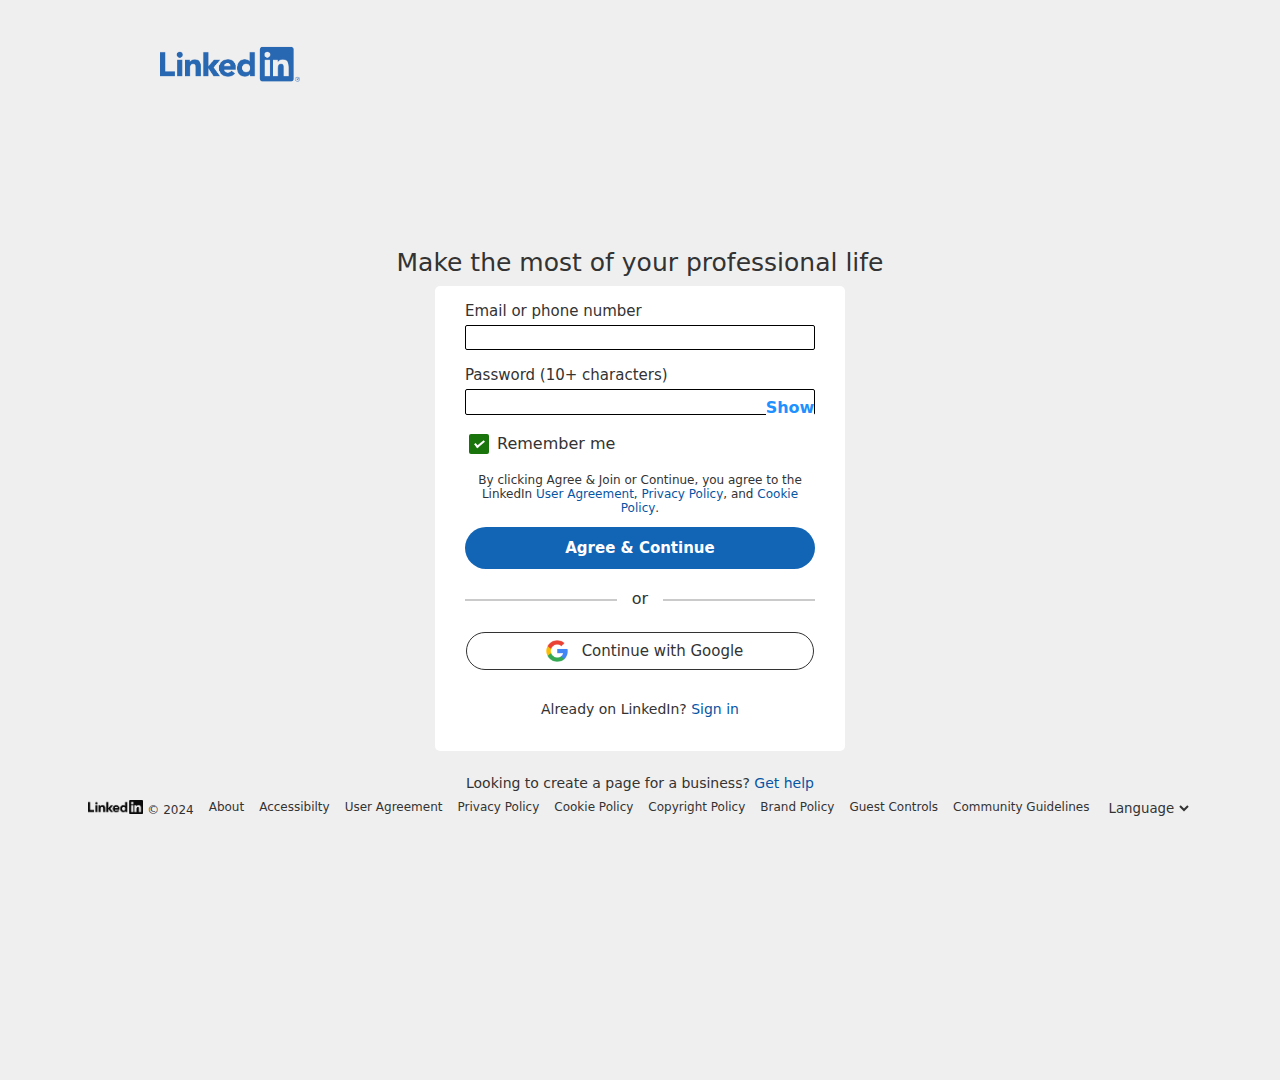
<file: webpage/loginPage.html>
<!DOCTYPE html>
<html lang="en">

<head>
    <meta charset="UTF-8">
    <meta name="viewport" content="width=device-width, initial-scale=1.0">
    <title>Sign Up | LinkedIn | Replica</title>
    <link rel="stylesheet" href="../css/loginWrapper.css">
    <link rel="stylesheet" href="../css/footer.css">
    <link rel="stylesheet" href="../css/mobileDisplay.css">
    <link rel="icon" href="../images/linkedin-logo-free-download-free-png.png" type="image/x-icon">
</head>

<body>
    <a href="/index.html">
        <img src="../images/R.png" alt="LinkedIn Logo" id="LinkedInLogo">
    </a>
    <div id="loginWrapper">
        <strong>Make the most of your professional life</strong>
        <strong id="after"></strong>
        <div id="readability">Show</div>
        <div id="loginContainer">
            <form action="#" method="post" onsubmit="validateForm(event)" name="regForm1" id="regForm1">
                <p>
                    <label for="contact">Email or phone number</label>
                    <input type="text" id="contact" name="contact">
                    <span id="contactError"></span>
                </p>
                <p>
                    <label for="password">Password (10+ characters)</label>
                    <input type="password" id="password" name="password">
                    <span id="passwordError"></span>
                </p>
                <p style="justify-content: flex-start; flex-direction: row; align-items: center; gap: 5px;"
                    id="rememberMe">
                    <input type="checkbox" style="max-width: fit-content;" id="remember" name="remeber" checked>
                    <label for="remember">Remember me</label>
                </p>
                <p id="policy">
                    By clicking Agree & Join or Continue, you agree to the LinkedIn <a href="#">User Agreement</a>, <a
                        href="#">Privacy Policy</a>, and <a href="#">Cookie Policy</a>.
                </p>
                <input type="submit" class="agree" value="Agree & Continue">
                <div class="orSection">
                    <p>or</p>
                </div>
                <div id="gmailContainer">
                    <a href="https://accounts.google.com/gsi/select?client_id=990339570472-k6nqn1tpmitg8pui82bfaun3jrpmiuhs.apps.googleusercontent.com&auto_select=false&ux_mode=popup&ui_mode=card&context=use&as=rLqQPu10aeHMcaNtgW2v9g&channel_id=7c7ee2f6c8ab11b388920eccef8dd66627bc32b0e91bb53497ace67334dd7acf&origin=https%3A%2F%2Fwww.linkedin.com"
                        target="_blank">
                        <div class="continue"><img src="../images/Google-Symbol.png" alt="Google Logo"><span>Continue
                                with
                                Google</span></div>
                    </a>
                </div>
                <p id="signIn">Already on LinkedIn? <a href="#">Sign in</a></p>
            </form>
            <form action="#" method="post" onsubmit="validateFormforName(e)" onmouseover="expand()" name="regForm2"
                id="regForm2">
                <p>
                    <label for="fname">First name</label>
                    <input type="text" id="fname" name="fname">
                    <span id="fnameError"></span>
                </p>
                <p>
                    <label for="lname">Last name</label>
                    <input type="text" id="lname" name="lname">
                </p>
                <p>
                    <a href="./homePage.html">
                        <div id="submit" class="agree" style="color: #fff;">
                            <p style="color: white; padding: 0; margin: 0;">
                                Continue
                            </p>
                        </div>
                    </a>
                </p>
            </form>
        </div>

        <p class="help">Looking to create a page for a business? <a href="#">Get help</a></p>
    </div>
    <div id="footer">
        <div>
            <div>
                <img src="../images/1656997251linkedin-logo-black.webp" alt="LinkedIn Logo Black">
                <span>&copy;</span> <span>2024</span>
            </div>
            <div><a href="#">About</a></div>
            <div><a href="#">Accessibilty</a></div>
            <div><a href="#">User Agreement</a></div>
            <div><a href="#">Privacy Policy</a></div>
            <div><a href="#">Cookie Policy</a></div>
            <div><a href="#">Copyright Policy</a></div>
            <div><a href="#">Brand Policy</a></div>
            <div><a href="#">Guest Controls</a></div>
            <div><a href="#">Community Guidelines</a></div>
            <div id="languageDropdown">
                <select name="language" id="language">
                    <option value="language" id="optLang">
                        Language
                        <i class="fa-solid fa-chevron-down"></i>
                    </option>
                    <option value="arabic">
                        <div>Arabic</div>
                    </option>
                    <option value="czech">Czech</option>
                    <option value="english">English</option>
                    <option value="spanish">Spanish</option>
                    <option value="french">French</option>
                    <option value="persian">Persian</option>
                    <option value="hindi">Hindi</option>
                    <option value="italian">Italian</option>
                    <option value="japanese">Japanese</option>
                    <option value="portugese">Portugese</option>
                </select>
            </div>
        </div>
    </div>
    <script src="../js/loginWrapper.js"></script>
    <script src="../js/loginFormValidation.js"></script>
    <script src="../js/nameFormValidation.js"></script>
</body>

</html>
</file>
<file: css/page.css>
@import url("https://fonts.googleapis.com/css2?family=Freehand&family=Roboto:ital,wght@0,100;0,300;0,400;0,500;0,700;0,900;1,100;1,300;1,400;1,500;1,700;1,900&display=swap");
* {
  margin: 0;
  padding: 0;
  box-sizing: border-box;
  /* font-family: Roboto; */
  font-family: Arial, Helvetica, sans-serif;
  color: #343434;
  text-decoration: none;
  /* user-select: none; */
  letter-spacing: .1px;
}
body {
  display: flex;
  justify-content: center;
  overflow-x: hidden;
  background-color: #fff;
}
.container {
  width: 75vw;
  min-height: 100vh;
  /* background: rgb(168, 168, 235); */
  margin-bottom: 20px;
}
@media screen and (max-width: 800px) {
    .container{
      width: 98vw;
    }
}
</file>
<file: css/navbar.css>
.navbar {
  display: flex;
  gap: 5vw;
  /* width: 100%; */
  /* background: red; */
  position: relative;
}

.nav {
  display: flex;
  justify-content: center;
  align-items: center;
  gap: 30px;
  /* background-color: azure; */
  position: absolute;
  right: 0;
  height: 100%;
}

.nav .nav_items {
  display: flex;
  align-items: center;
  flex-wrap: nowrap;
  gap: 32px;
  width: 250px;
  overflow: auto;
}

@media screen and (min-width: 1000px){
  .nav .nav_items {
    min-width: 100%;
    overflow: auto;
    transform: translateX(-75px);
  }
}

@media screen and (max-width: 800px) {
 
  .nav .nav_items {
    max-width: 340px;
    overflow: auto;
    transform: translateX(-75px);
  }
}

.nav .nav_items span i {
  color: rgb(98, 97, 97);
  font-size: 20px;
  display: flex;
  justify-content: center;
}

.nav .nav_items span p {
  color: rgb(98, 97, 97);
  font-size: 0.9rem;
}
.nav .nav_items span:hover i {
  color: rgb(22, 22, 22);
}
.nav .nav_items span:hover p {
  color: rgb(27, 27, 27);
}

.nav .join_now,
.nav .sign_in {
  padding: 10px;
  font-weight: 600;
}

.nav .join_now a {
  font-weight: lighter;
  color: rgb(43, 42, 42);
  width: 100% !important;
}

.nav .join_now a:hover {
  color: #000;
}

.nav .sign_in {
  font-weight: 500;
  border: 1px solid dodgerblue;
  border-radius: 30px;
  padding: 12px 22px;
}

.nav .sign_in a {
  color: dodgerblue;
}

.nav .join_now:active {
  border-radius: 30px;
  background-color: rgba(128, 128, 128, 0.178);
}

.nav .sign_in:hover {
  background-color: rgba(30, 143, 255, 0.099);
}
.nav .sign_in:active {
  background-color: rgba(30, 143, 255, 0.14);
}

.logo > img {
  width: 120px;
}
</file>
<file: css/wrapper.css>
.wrapper1 {
  margin-top: 50px;
  display: flex;
  flex-direction: row;
}
.wrapper1 > div {
  width: 50%;
  /* background-color: aqua; */
}

.wrapper1 > div:nth-child(1) {
  /* background-color: blue; */
  display: flex;
  flex-direction: column;
  align-items: center;
  gap: 20px;
  p:nth-child(1) {
    font-size: clamp(22px, 46px, 46px);
    color: rgb(105, 105, 106);
  }
  a {
    width: clamp(350px, 70%, 95%);
  }
  a:nth-child(2) {
    /* width: 95%; */
    text-decoration: none;
    div {
      margin-top: 10px;
      display: flex;
      align-items: center;
      justify-content: center;
      gap: 12px;
      color: #fff;
      background-color: dodgerblue;
      padding: 1px 0;
      border-radius: 20px;
      img {
        background-color: #fff;
        box-sizing: content-box;
        padding: 7px 0px;
        border-radius: 50%;
        width: 40px;
      }
    }
  }

  span {
    min-width: 100%;
    text-align: center;
    font-size: 13px;
    font-weight: 300;
    a {
      text-decoration: none;
      color: dodgerblue;
      font-weight: 500;
    }
  }
  a:nth-child(3) {
    /* width: 95%; */
    border: 1px solid #333;
    display: flex;
    justify-content: center;
    text-decoration: none;
    padding: 7px 0px;
    color: #333;
    border-radius: 20px;
  }
}

#cookie {
  border: none;
  display: inline;
  color: dodgerblue;
}

@media screen and (min-width: 800px) {
  .wrapper1 > div > span {
    padding: 0 100px;
  }
}

.wrapper2 {
  width: 100vw;
  background-color: #f6f3f3;
  margin-top: 40px;
  line-height: 300%;
  span {
    min-width: 300px;
    color: #131313;
    font-size: 32px;
    font-weight: 400;
  }
  p {
    line-height: 150%;
    font-weight: 400;
    font-size: 20px;
  }
  #articles {
    overflow: hidden;
    padding: 30px 0;
    display: flex;
    flex-wrap: wrap;
    gap: 10px;
    div:not(:last-child) {
      border: 1px solid #393939;
      border-radius: 30px;
      padding: 0 20px;
      color: #393939;
      font-weight: 400;
      height: fit-content;
      box-sizing: border-box;
      /* color: #4f4f4f; */
    }
    div:not(:last-child):hover {
      background-color: #f0efef;
      color: #000;
    }
    div:not(:last-child):active {
      background-color: #eae8e8;
    }
    .show_all {
      border-color: dodgerblue;
      color: dodgerblue;
      border: 1px solid dodgerblue;
      border-radius: 30px;
      padding: 14px 20px;
      a {
        color: dodgerblue;
        text-decoration: none;
      }
    }
    .show_all:hover {
      color: rgb(15, 81, 148);
      background-color: rgba(30, 143, 255, 0.099);
    }
    .show_all:active {
      background-color: rgba(30, 143, 255, 0.14);
    }
  }
}

#dropdown {
  padding: 30px 0;
}

#dropdown > div {
  display: flex;
  flex-wrap: wrap;
  align-items: center;
  margin: 10px 0;
  gap: 10px;
}

#dropdown > div > div {
  border: 1px solid #393939;
  padding: 0 15px;
  border-radius: 30px;
  padding: 0 20px;
  color: #393939;
  font-weight: 400;
}

#dropdown > div > div:hover,
#show_more:hover {
  background-color: #f0efef;
  color: #000;
}
#dropdown > div > div:active,
#show_more:active {
  background-color: #eae8e8;
}

#article2 {
  display: inline;
}

.article {
  display: none;
  /* transition: display 0.5s; */
}

#show_more {
  display: flex;
  align-items: center;
  gap: 10px;
  border: 1px solid rgb(29, 28, 28);
  width: fit-content;
  padding: 5px 10px;
  border-radius: 30px;
  cursor: default;
  background-color: transparent;
}

#show_more > .arrow {
  width: 12px;
  height: 7px;
  background-color: rgb(29, 28, 28);
  clip-path: polygon(0 90%, 50% 0, 100% 90%, 90% 100%, 50% 20%, 10% 100%);
  transform: rotate(180deg);
}

@media screen and (min-width: 800px) {
  .wrapper2 {
    position: relative;
    left: 50%;
    transform: translate(-50%);
    display: flex;
    padding: 0 12.5vw;
    #articles {
      padding: 50px;
    }
  }
  #games{
    max-width: 39%;
  }
}

/* @property --display{
  syntax: "<display>";
  inherits: true;
  initial-value: none;
}

#dropdown{
  display: var(--display);
} */

#post {
  background: rgba(247, 243, 244, 0.926);
  text-align: center;
  display: flex;
  align-items: center;
  justify-content: center;
  gap: 30px;
  flex-direction: column;
  height: 250px;
  font-size: 32px;
  font-weight: 300;
  /* color: rgb(220, 102, 102); */
  color: rgba(220, 63, 20, 0.815);
  width: 100vw;
  position: relative;
  left: 50%;
  transform: translateX(-50%);
  a {
    button {
      font-size: 0.95rem;
      padding: 10px 20px;
      border-radius: 30px;
      background: none;
      border: 1.7px solid dodgerblue;
      color: dodgerblue;
      font-weight: 500;
    }
    button:hover {
      background-color: rgba(30, 143, 255, 0.04);
    }
    button:active {
      background-color: rgba(30, 143, 255, 0.06);
    }
  }
}

#game_last_child {
  border: 1px solid #393939;
  border-radius: 30px;
  padding: 0 20px;
  color: #393939;
  font-weight: 400;
  height: fit-content;
  box-sizing: border-box;
  /* color: #4f4f4f; */
}
#game_last_child:hover {
  background-color: #f0efef;
  color: #000;
}
#game_last_child:active {
  background-color: #eae8e8;
}
</file>
<file: css/slider.css>
#slides {
  margin: 50px 0;
  display: flex;
  align-items: center;
  justify-content: center;
  position: relative;
  left: 100vw;

  background-color: rgb(244, 243, 239);

  .slide {
    /* min-width: calc(100vw - 40px); */
    min-width: 100vw;
    background-color: rgb(244, 243, 239);
    display: flex;
    align-items: center;
    justify-content: center;
    /* gap: 60px; */
    padding: 65px 10px;
    .cont {
      display: flex;
      align-items: center;
      justify-content: center;
      gap: 80px;

      div {
        max-width: calc(87.5 / 2 * 1vw);
        p:nth-child(1) {
          color: rgb(201, 92, 70);
          font-size: clamp(24px, 28px, 32px);
        }

        p:nth-child(2) {
          margin-top: 20px;
          font-size: 21px;
          color: #393939e4;
          font-weight: 400;
        }
      }

      .img {
        width: 430px;
      }
    }
  }
}

/* #controller{
  min-width: 100vw;
  display: flex;
  justify-content: space-between;
  position: relative;
  top: 220px;
} */

#previous,
#next {
  /* display: inline-flex; */
  background-color: rgba(4, 5, 5, 0.458);
  position: absolute;
  padding: 12px 16px;
  border-radius: 50%;
  z-index: 3;
  /* transform: translate(-50%, 0); */

  i {
    color: white;
  }
}

#previous:hover,
#next:hover {
  background-color: #161515e2;
}

#previous:active,
#next:active {
  i {
    color: rgba(255, 255, 255, 0.568);
  }
}

#previous {
  left: 8vw;
  /* top: 50%; */
  /* top: 2460px; */
  top: 362vh;
}

#next {
  left: 90vw;
  /* left: calc(100vw - 50px); */
  /* top: 2460px; */
  top: 362vh;
}

@media screen and (max-width: 800px) {
  #previous {
    top: 385vh;
    left: 0;
  }
  #next {
    top: 385vh;
    transform: translateX(20px);
  }
}
</file>
<file: css/skills.css>
#skills {
  margin: 150px 0;
  display: flex;
  flex-direction: row;
  gap: 130px;
  div {
    max-width: 450px;
    color: #393939;
    display: flex;
    align-items: flex-start;
    flex-direction: column;
    gap: 20px;
    img {
      height: 270px;
    }
    p {
      font-size: 32px;
    }
    .find {
      border: 1px solid #393939;
      width: fit-content;
      padding: 12px 22px;
      border-radius: 30px;
    }
    .find:hover {
      background-color: #f0efef;
      color: #000;
    }
    .find:active {
      background-color: #eae8e8;
    }
  }
}

@media screen and (max-width: 800px) {
  #skills {
    flex-direction: column;
    gap: 10px;
  }
}
</file>
<file: css/skillsDropdown.css>
#skillDropdown {
  display: flex;
  flex-direction: row;
}

#skillDropdown .choice {
  font-size: 20px;
  border: 1px solid #efeded;
  padding: 15px 10px;
  border-radius: 10px;
  display: flex;
  gap: 50px;
}

#skillDropdown .choice:hover {
  background-color: #efeded81;
}

#skillDropdown .choice:active {
  background-color: #efededbc;
}

#skillDropdown .choice::after {
  content: "";
  width: 15px;
  height: 15px;
  background: #4b4a4a;
  clip-path: polygon(0 50%, 100% 50%, 50% 100%);
}

#skillDropdown .choice:hover::after {
  background-color: #000000;
}

#skillDropdown #skillWrapper{
  width: 100%;
  box-shadow: 2px 2.5px 4px #98979762, 1px 5px 5px #9897975c;
  height: 410px;
  overflow: hidden;
  border-radius: 10px;
  display: none;
  background-color: white;
}

#skillDropdown #skillWrapper .skill {
  width: 100%;
  border-radius: 10px;
  height: 100%;
  overflow: scroll;
  gap: 10px;
}




#skillDropdown .skill .course-category {
  display: flex;
  flex-direction: column;
  gap: 7px;
  padding: 10px 20px;
  width: 100%;
}

#skillDropdown .skill .course-category:hover p{
    color: rgb(41, 54, 167);
    text-decoration: underline;
}

#skillDropdown .skill .course-category p:nth-child(1) {
  font-weight: 600;
  font-size: 1rem;
}

#skillDropdown .skill .course-category p:nth-child(2) {
  font-size: 12px;
}
</file>
<file: css/navigateLife.css>
.navigateLife {
  display: flex;
  justify-content: first baseline;
  align-items: center;
  background-color: rgb(244, 243, 239);
  /* min-width: 100vw; */
  position: relative;
  left: -200px;
  padding-left: 180px;
  margin-bottom: 200px;
}

.navigateLife #findYourself {
  padding: 0 200px 0 0;
  min-width: 70%; 
  display: flex;
  flex-direction: column;
  gap: 10px;
  /* background-color: rgb(244, 243, 239); */
}

@media screen and (max-width: 800px) {
  .navigateLife {
    gap: 0;
  }
  .navigateLife #findYourself {
    padding: 0 50px 0 20px;
    min-width: 100%;
    display: flex;
    flex-direction: column;
  }
}

.navigateLife #findYourself span {
  color: rgb(201, 92, 70);
  font-size: 36px;
}

.navigateLife #findYourself p {
  font-size: 24px;
  color: #393939e4;
  font-weight: 400;
}

.navigateLife #findYourself .findWrapper {
  margin-top: 25px;
  display: flex;
  flex-direction: column;
  gap: 10px;
  font-size: 1.2rem;
  div {
    padding: 15px;
    background-color: #3735380c;
    color: rgba(76, 0, 130, 0.637);
  }
  div:hover{
    background-color: #3332341c;
  }
  div:active{
    color: #151515;
  }
  div::after {
    content: "";
    float: right;
    width: 20px;
    height: 8px;
    background-color: #1d1c1cae;
    clip-path: polygon(0 90%, 50% 0, 100% 90%, 90% 100%, 50% 20%, 10% 100%);
    transform: rotate(90deg);
  }
}

.findImg{
  height: 100%;
  background-color: #fff;
  img{
    height: 100%;
  }
}
</file>
<file: css/dream.css>
.dream {
  display: flex;
  flex-direction: row;
  box-sizing: border-box;
  gap: 50px;
  margin-bottom: 350px;
  .story {
    display: flex;
    flex-direction: column;
    gap: 15px;
    justify-content: center;
    /* align-items: center; */
    span {
      font-size: 32px;
    }
    p {
      font-size: 20px;
      max-width: 80%;
      line-height: 120%;
    }
  }
}
.bg {
  width: 65vw;
  height: 700px;
  background-color: rgba(214, 246, 246, 0.319);
  position: absolute;
  top: 635vh;
  right: 0;
  z-index: -1;
  margin-bottom: 40px;
}

@media screen and (max-width: 800px) {
  .bg {
    height: 600px;
    width: 100vw;
    position: absolute;
    top: 753vh;
  }
}
</file>
<file: css/started.css>
.getStarted {
  background-image: url("../images/company-concept-illustration_114360-2721.avif");
  background-repeat: no-repeat;
  background-size: cover;
  min-width: 100vw;
  min-height: 100vh;
  display: flex;
  flex-direction: column;
  gap: 20px;
  padding-top: 20px;
  p {
    font-size: 30px;
    color: black;
  }
  a {
    button {
      color: white;
      font-size: 16px;
      background-color: rgb(30, 122, 213);
      padding: 15px 25px;
      border: 0;
      border-radius: 30px;
    }
  }
}
</file>
<file: css/browseLinkedin.css>
.linkedin {
  min-width: 100vw;
  position: relative;
  left: 50%;
  transform: translateX(-50%);
  margin-top: 50px;
  padding: 20px 0;
  display: flex;
  justify-content: center;
  background-color: rgb(244, 243, 239);
  div {
    width: 75vw;
    display: flex;
    justify-content: space-between;
    align-items: flex-start;
    .logo {
      position: relative;
      top: -20px;
    }
    .browseLinkedIn {
      display: flex;
      flex-direction: column;
      gap: 6px;
      strong {
        margin-bottom: 5px;
      }
      a {
        font-size: 14px;
      }
      a:hover {
        text-decoration: underline;
        color: rgb(13, 63, 103);
        text-decoration-color: rgb(13, 63, 103);
      }
    }
  }
}

@media screen and (max-width: 800px) {
  .linkedin>div{
    width: 100vw;
  }
}
</file>
<file: css/footer.css>
/* #footer {
  display: flex;
  padding: 25px 25px 0px 25px;

}
#footer>div {
  display: flex;
  flex-direction: column;
  gap: 14.5px;
  min-width: 50%;
}

#footer>div>div a{
  font-size: 12px;
}
#footer>div>div a:hover{
  text-decoration: underline;
  color: rgb(13, 63, 103);
}
#footer div:nth-child(1) div {
  img {
    width: 55px;
  }
  span{
    font-size: 12px;
  }
} */

#footer {
  padding: 15px 0;
}

#footer > div {
  display: flex;
  gap: 15px;
}

#footer > div > div {
  font-size: 12px;
}

#footer > div > div a:hover {
  text-decoration: underline;
  color: rgb(13, 63, 103);
  text-decoration-color: rgb(13, 63, 103);
}

#footer > div > div > img {
  width: 55px;
}

@media screen and (max-width: 800px) {
  #footer {
    padding: 25px 25px;
  }
  #footer > div {
    flex-wrap: wrap;
    gap: 18px;
  }
  #footer > div > div {
    width: calc(50% - 50px);
  }
}

#language {
  border: 0;
  padding-left: 0;
  option {
    color: dodgerblue;
    div{
      height: 100%;
      width: 100%;
    }
  
    div:active {
      background-color: aqua;
    }

  }
  option:hover {
    background-color: aqua;
    color: white;
  }
}

#language:hover {
  color: rgb(13, 63, 103);
  i {
    color: rgb(13, 63, 103);
  }
}
#language:active {
  width: fit-content;
  height: fit-content;
  border: 1px dotted;
}

/* #languageDropdown{
  position: relative;
  top: -140px;
  left: -66.5vw;
  display: flex;
  gap: 200px;
} */
</file>
<file: css/msgBox.css>
#msgBox {
  position: fixed;
  bottom: 30px;
  right: 30px;
  background-color:rgba(237, 246, 243, 0.9);
  box-shadow: 2px 3px 15px #33333339, 4px 4px 15px #33333339;
  /* width: 300px; */
  line-height: 180%;
  padding: 20px 10px;
  padding-top: 10px;
  border-radius: 10px;
}

#msgBox > div:nth-child(1) {
  font-weight: 300;
  font-size: 14px;
  display: flex;
  align-items: center;
}

#msgBox > div > img {
  width: 40px;
}

#cancelButton {
  cursor: default;
  position: fixed;
  right: 40px;
  padding: 10px;
  /* background-color: aqua; */
  div {
    background-color: #000;
    width: 12px;
    height: 12px;
    clip-path: polygon(
      0 10%,
      10% 0,
      50% 40%,
      90% 0,
      100% 10%,
      60% 50%,
      100% 90%,
      90% 100%,
      50% 60%,
      10% 100%,
      0 90%,
      40% 50%
    );
  }
}
#cancelButton:active{
    border: 2px solid dodgerblue;
}

#msgBox > p {
  font-size: 13px;
}

.app {
  margin-top: 10px;
  border: 1px solid dodgerblue;
  width: fit-content;
  padding: 0px 15px;
  color: dodgerblue;
  border-radius: 30px;
  font-size: 14px;
}
</file>
<file: css/mobileDisplay.css>
@media screen and (min-width: 200px) and (max-width: 600px) {
  * {
    /* padding: 5px; */
    box-sizing: border-box;
    .container {
      padding: 0 10px;
    }

    div {
      max-width: 100vw;
      font-size: 0.85rem;
    }
  }

  .navbar {
    margin-bottom: 100px;
  }

  .navbar .nav .nav_items {
    position: absolute;
    top: 70px;
    min-width: 90vw;
    left: -150px;
    span {
      min-width: fit-content;
      i {
        font-size: 16px;
      }
      p {
        font-size: 13px;
      }
    }
  }

  .wrapper1 {
    flex-direction: column;
    align-items: center;
  }

  .wrapper1 > div > p:nth-child(1) {
    font-size: 30px;
  }

  .wrapper1 > div > span {
    width: 90vw;
  }

  .wrapper1 > div > #signInLink {
    font-size: 16px;
  }

  .wrapper1 > div > img {
    margin-top: 20px;
    min-width: 100vw;
    max-height: 220px;
    position: relative;
    left: 50%;
    transform: translateX(-50%);
  }

  .wrapper1 > div > p {
    width: 200%;
    text-align: center;
  }

  .wrapper2 {
    margin-top: 0;
    padding-top: 30px;
  }

  .wrapper2 span {
    font-size: 23px;
  }

  .wrapper2 p {
    font-size: 16px;
  }

  #post {
    padding: 0 60px;
    font-size: 23px;
    align-items: first baseline;
    gap: 50px;
    a {
      button {
        font-size: 14px;
        color: rgb(22, 65, 109);
        border-color: rgb(22, 65, 109);
      }
    }
  }

  #slides {
    margin: 0;
    .slide {
      padding: 30px 0;
      padding-bottom: 60px;
      .cont {
        div {
          p:nth-child(1) {
            font-size: 23px;
          }
          p:nth-child(2) {
            font-size: 15px;
            line-height: 150%;
          }
        }
      }
    }
  }

  /* #show_more > .arrow {
    transform: scale(.5);
  } */

  #previous,
  #next {
    top: 440vh;
  }
  #next {
    transform: translateX(-10px);
  }

  #slides .slide {
    width: 100vw;
    gap: 0;
  }

  #slides .slide .cont {
    /* flex-direction: column; */
    flex-direction: column-reverse;
    gap: 20px;
    div {
      min-width: 80vw;
      p {
        font-size: 16px;
      }
    }
    .img {
      width: 80%;
    }
  }

  #skills {
    margin: 100px 0;
    div {
      /* position: relative; */
      /* max-width: 70vw; */
      /* left: 15vw; */
      img {
        height: 250px;
      }
      p {
        font-size: 23px;
      }
      #skillDropdown {
        /* max-width: 70vw; */
        margin: 0;
        .choice {
          font-size: 16px;
        }
      }
    }
  }

  .navigateLife {
    min-width: 100vw;
    padding: 15px 0;
    left: 0;
    #findYourself {
      margin: 40px 0;
      min-width: 100vw;
      span {
        font-size: 23px;
      }
      p {
        font-size: 16px;
      }
      .findWrapper {
        div {
          font-size: 16px;
        }
      }
    }
    #findImg {
      display: none;
    }
  }

  .dream {
    padding: 0;
    margin: 0;
    flex-direction: column;
    .vid {
      iframe {
        max-width: 100vw;
      }
    }
  }
  .bg {
    max-height: 500px;
    transform: translate(0, -220px);
  }

  .getStarted {
    margin-top: 50px;
    background-image: none;
    min-height: 200px;
  }

  .linkedin {
    padding: 0;
  }

  .linkedin > div {
    padding: 30px;
    flex-direction: column;
    .browseLinkedIn {
      margin-bottom: 20px;
    }
  }

  #footer > div > div {
    width: 45%;
  }

  #loginWrapper{
    position: relative;
    strong:nth-child(1){
     display: none;
    }

    #after::after{
      color: #333;
      display: block;
      content: "Join LinkedIn now - it's free!";
    }
    
    #readability{
      top: 115px;
    }
  }
}
</file>
<file: css/profile/homePage.css>
* {
  margin: 0;
  padding: 0;
  box-sizing: border-box;
  font-family: system-ui, -apple-system, BlinkMacSystemFont, "Segoe UI", Roboto,
    Oxygen, Ubuntu, Cantarell, "Open Sans", "Helvetica Neue", sans-serif;
  color: #00000099;
  user-select: none;
  text-decoration: none;
}

html {
  scroll-behavior: smooth;
}

body {
  display: flex;
  justify-content: center;
  flex-direction: column;
  color: #00000099;
  background-color: #ededed;
  overflow-x: hidden;
  height: fit-content;
}

#navbar {
  max-height: 50px;
  min-width: 100vw;
  padding: 10px 10vw;
  display: flex;
  align-items: center;
  background-color: #fff;
  cursor: pointer;
  margin-bottom: 30px;
  position: sticky;
  top: 0;
  z-index: 2;
}

#navbar > #logo > img {
  width: clamp(50px, 5.5vw, 8vw);
}

#navbar > #searchBar {
  min-width: 396px;
  margin: 0;
  padding: 0;
  display: flex;
  align-items: center;
  box-sizing: border-box;
}

#navbar > #searchBar > input {
  width: 280px;
  height: 34px;
  padding: 0 40px;
  background-color: #edf3f8;
  border-radius: 4px;
  border: none;
}

#navbar > #searchBar > input:focus {
  transition: all 0.4s;
  width: 380px;
  border: 2px solid rgb(0, 0, 0);
  outline: none;
  appearance: none;
}

#searchBar > i {
  position: relative;
  left: 35px;
}

#navbar > #navItems {
  display: flex;
  justify-content: space-around;
  padding: 0 10px;
}

#navbar > #navItems > .navItem,
#navbar #navItems .navItemProfile {
  position: relative; /* Added this line */
  width: 80px;
}

#navbar > #navItems > .navItem::before {
  content: "";
  width: 100%;
  height: 2px;
  position: absolute;
  left: 0;
  bottom: -4px;
  background: #000;
  transition: 0.5s transform ease;
  transform: scale3d(0, 1, 1);
}

#navbar > #navItems > .navItem.active::before {
  transform: scale3d(1, 1, 1);
  transform-origin: 50% 50%;
  background-color: #000;
}

#navbar > #navItems > .navItem.active i,
#navbar > #navItems > .navItem.active p {
  color: #000;
}

#navbar > #navItems > .navItem,
#navbar #navItems .navItemProfile {
  display: flex;
  align-items: center;
  flex-direction: column;
  /* font-size: 14px; */
}

#navbar > #navItems > .navItem i {
  font-size: 22px;
}

#navbar > #navItems > .navItem p,
#profileDropdownControl {
  font-size: 13px;
}

#navbar > #navItems > .navItem:hover i,
#navbar > #navItems > .navItem:hover p {
  color: #000000;
}

#profileLink {
  height: 22px;
  aspect-ratio: 1/1;
  border-radius: 50%;
  overflow: hidden;
  background-color: rgb(229, 229, 230);
  display: flex;
  align-items: center;
  justify-content: center;
}

#profileImg {
  opacity: 0;
  width: 100%;
  position: relative;
  top: 10px;
  height: 75px;
  width: 75px;
  cursor: auto;
  z-index: 3;
}

/* #profileContainer,
#profileImg {
  position: absolute;
} */

#profileDropdownControl {
  display: flex;
  justify-content: center;
  gap: 3px;
}

#profileDropdown {
  position: absolute;
  top: 70px;
  min-width: 280px;
  border: 1px solid #ccc;
  border-radius: 5px;
  box-shadow: 0 2px 10px rgba(0, 0, 0, 0.1);
  padding: 10px;
  box-shadow: 4px 4px 8px #33333341, 2px 2px 4px #3333334f;
  display: none;
}

#previewContainer2 {
  width: 100%;
}

#previewContainer2 > i {
  position: relative;
  top: 50%;
  left: 50%;
  transform: translate(-50%, -150%);
}

#profileDropdown #profilePicContainer {
  display: flex;
  gap: 10px;
}

#profileDropdown #view {
  text-align: center;
  padding: 2px;
  width: 100%;
  border: 2px solid #0a66c2;
  border-radius: 30px;
  margin: 10px 0 8px 0;
  color: #0a66c2;
}

#profileDropdown hr {
  border-color: #d4d1d13e;
}

#account,
#profileDropdown #manage {
  margin-top: 10px;
  display: flex;
  flex-direction: column;
  gap: 10px;
  font-size: 15px;
  margin-bottom: 10px;
}

#account > div {
  display: flex;
  justify-content: center;
  align-items: center;
}
#account > div > div {
  width: 15px;
  aspect-ratio: 1/1;
  background-color: rgb(160, 100, 36);
  position: absolute;
  left: 10px;
  border-radius: 3px;
}

#account > div > div:nth-child(2) {
  background-color: rgb(231, 182, 61);
  clip-path: polygon(0% 0%, 100% 0, 100% 100%);
}

#profileDropdown #account a:hover,
#profileDropdown #manage a:hover {
  text-decoration: underline;
}

#business {
  padding-left: 20px;
  border-left: 1px solid #0f0f0f38;
  max-height: 60%;
  display: flex;
  justify-content: center;
  align-items: center;
  flex-direction: column;
  /* background-color: #0a66c2; */
  max-width: fit-content;
}

#business > #toggleButton {
  max-width: 18px;
  max-height: 20px;
  display: flex;
  flex-wrap: wrap;
  gap: 3px;
  /* background-color: #0a66c2; */
}

#business > p {
  font-size: 13px;
}

#business > #toggleButton > div {
  width: 4px;
  aspect-ratio: 1/1;
  background-color: #00000099;
}

#business:hover > p {
  color: #333;
}

#business:hover > #toggleButton > div {
  background-color: #000;
}

#businessWrapper {
  position: absolute;
  width: 550px;
  height: 580px;
  overflow-y: scroll;
  background-color: #ffffff22;
  left: -16.5%;
  top: 100px;
  left: 42.5vw;
  padding: 35px 24px;
  display: flex;
  /* justify-content: space-between; */
  border-radius: 5px;
  border: 2px ridge #2827271c;
  opacity: 0;
  z-index: -1;
}

#businessWrapper > div > p {
  font-size: 18px;
  font-weight: 500;
  color: #292929;
}

#businessWrapper > div {
  min-width: 46%;
}

#businessWrapper #apps {
  border-right: 1px solid #d4d1d147;
  display: flex;
  justify-content: space-between;
  flex-direction: column;
  div {
    color: #292929;
    font-size: 15px;
    display: flex;
    flex-direction: column;
    gap: 15px;
    font-weight: 500;
    p {
      font-size: 16px;
    }
    div {
      font-size: 14px;
      span {
        color: #292929;
      }
    }
  }
}

#apps > p {
  display: flex;
  flex-direction: row;
  gap: 10px;
  align-items: center;
  span {
    color: #292929;
  }
}

#businessWrapper #explore {
  margin-left: 30px;
  display: flex;
  flex-direction: column;
  gap: 20px;
}

#businessWrapper #apps > div > div {
  display: flex;
  flex-direction: row;
  align-items: center;
}

#businessWrapper #explore > div > p {
  font-size: 16px;
  color: #292929;
  font-weight: 500;
}

#businessWrapper #explore > div > span {
  font-size: 13px;
}

#businessWrapper > #apps > p:hover span {
  text-decoration: underline;
}

#businessWrapper > #apps > div > div:hover span {
  text-decoration: underline;
}

#businessWrapper > #explore > div:not(:last-child):hover {
  text-decoration: underline;
}

#create {
  padding-bottom: 35px;
}

#premium {
  padding-left: 10px;
  display: flex;
  flex-direction: column;
  align-items: center;
}

/* #premium > div {
  display: flex;
  flex-direction: column;
  justify-content: flex-end;
} */

#premium > div > div {
  width: 18px;
  aspect-ratio: 1/1;
  background-color: rgb(160, 100, 36);
  border-radius: 3px;
}

#premium > div > div:nth-child(1) {
  position: absolute;
  background-color: rgb(231, 182, 61);
  clip-path: polygon(0% 0%, 100% 0, 100% 100%);
}

#premium > p {
  font-size: 13.5px;
}

#loaderApp{
  animation: load 3.6s 1;
}

@keyframes load{
  0%{
    display: none;
  }
  90%{
    display: none;
  }
}
</file>
<file: css/profile/preloader.css>
#loader {
  min-height: 100vh;
  min-width: 100vw;
  display: flex;
  justify-content: center;
  align-items: center;
  gap: 10px;
  flex-direction: column;
  background-color: #ededed;
  z-index: 3; /* Initially visible */
  display: flex; /* Initially visible */
  animation: loader ease-out 3.4s 1 normal forwards;
}

#loader div {
  position: relative;
  top: -115px;
}

#loader div img {
  width: 190px;
  padding: 0;
  margin: 0;
  max-width: fit-content;
}

#preloader {
    position: relative;
  left: 50%;
  transform: translateX(-50%) translateY(100px);
  max-width: 80%;
  height: 3px;
  background-color: #9190909a;
  overflow: hidden;
}

#preloader::before {
  content: "";
  width: 50%;
  height: 100%;
  position: absolute;
  background-color: #0a66c2;
  animation: preloader 1.2s 3 ease-in-out;
}

@keyframes preloader {
  0% {
    transform: translateX(-25%);
  }
  50% {
    transform: translateX(125%);
  }
  100% {
    transform: translateX(-25%);
  }
}

@keyframes loader {
  0% {
    z-index: 3;
    display: flex;
  }
  90% {
    z-index: 3;
    display: flex;
  }
  100% {
    z-index: -1;
    display: none;
  }
}
</file>
<file: css/profile/introHome.css>
#homeContainer {
  width: clamp(100vw, 100vw, 90vw);
  padding: 0 11.5vw;
  display: flex;
  gap: 25px;
}

#homeContainer #introduction .intro {
  width: 225px;
  overflow: hidden;
  border-radius: 8px;
}

#homeContainer #introduction .intro .profileBg {
  width: inherit;
  height: 56.25px;
  background-color: rgb(197, 221, 231);
  overflow: hidden;
}

#homeContainer #introduction .intro .profileBg > div {
  background-color: #deeff08e;
  width: 70%;
  height: 100%;
}

#homeContainer #introduction .intro .profileBg > div > div {
  background: rgb(143, 173, 185);
  width: 80%;
  aspect-ratio: 1/1;
  transform: scale(3) translate(-29%, -10px);
  border-radius: 50%;
}

.introContainer {
  display: flex;
  justify-content: center;
  align-items: center;
  background-color: #fff;
  flex-direction: column;
  gap: 5px;
}

.introContainer #previewContainer3 {
  border-radius: 50%;
  overflow: hidden;
  width: 50px;
  aspect-ratio: 1/1;
  border: 1px solid rgb(255, 255, 255);
  display: flex;
  justify-content: center;
  align-items: center;
  background-color: #ffffff;
  transform: translate(0, -50%) scale(1.5);
}

.introContainer section:nth-child(2) {
  color: #000;
  font-size: larger;
}
.introContainer section:nth-child(2):hover {
  text-decoration: underline;
}

#introBox {
  width: 100%;
}

#introBox > div {
  width: 120%;
  font-size: 12px;
  line-height: 150%;
  border-bottom: 2px solid #76767619;
}
#introBox > div:first-child {
  padding: 10px 0;
}
#introBox > div > div {
  padding: 5px 15px;
  p {
    font-weight: 600;
  }
}

#introBox > div:not(:first-child) > div {
  padding: 15px;
}

#introBox div .try {
  display: flex;
  gap: 6px;
}

#introBox div .try div {
  display: flex;
  align-items: center;
}

#introBox div .try div div {
  border-radius: 3px;
}

#introBox div .try div > div:nth-child(1) {
  position: absolute;
  background-color: rgb(160, 100, 36);
}

#introBox div .try div > div:nth-child(2) {
  background-color: rgb(231, 182, 61);
  clip-path: polygon(0% 0%, 100% 0, 100% 100%);
}

#introBox div .try div div {
  width: 14px;
  aspect-ratio: 1/1;
}

#introBox > div:last-child > div {
  display: flex;
  gap: 7px;
  align-items: center;
  width: 100%;
}

.introContainer .article > div:hover div {
  background-color: #dadada;
  text-decoration: underline;
}

.discover {
  width: 225px;
  height: 116px;
  background-color: #fff;
  border-radius: 8px;
  padding: 10px 15px 0;
  margin: 8px 0 8px;
  display: flex;
  flex-direction: column;
  gap: 10px;
}

.discover a {
  color: #0a66c2;
  font-size: 12px;
  font-weight: 500;
  /* line-height: 25px; */
  width: 100%;
}

.discover a:hover:not(.more > a) {
  text-decoration: underline;
}

.discover div {
  display: flex;
  gap: 5px;
  align-items: center;
  justify-content: space-between;
  /* padding: 5px 0; */
}

.discover div .discoverEvents {
  border-radius: 50%;
  padding: 6px 8px;
}

.discover div .discoverEvents:hover {
  background-color: #bebebe3b;
}

.discover div .discoverEvents i {
  font-size: 14px;
}

.discover hr {
  border-color: #76767619;
  width: inherit;
  position: relative;
  left: 50%;
  transform: translateX(-50%);
}

.discover .more a {
  text-align: center;
  font-size: 16px;
  color: inherit;
}

#introduction #show_more {
  margin-top: 10px;
  width: 225px;
  font-size: 14px;
  display: flex;
  justify-content: center;
  align-items: center;
  gap: 5px;
  color: #000;
  display: none;
}

/* #introduction .article {
  display: none;
} */

#introduction #show_more > .arrow {
  width: 10px;
  height: 6px;
  background-color: rgb(29, 28, 28);
  clip-path: polygon(0 90%, 50% 0, 100% 90%, 90% 100%, 50% 20%, 10% 100%);
  transform: rotate(180deg);
}

#introduction #show_more:hover {
  background-color: #b9b8b85b;
}
#introduction #show_more:active {
  background-color: #b9b8b8c4;
}
</file>
<file: css/profile/jobSearchHome.css>
#jobSearch {
  width: 580px;
  display: flex;
  flex-direction: column;
  gap: 15px;
}

#jobSearch > div {
  padding: 10px 20px;
  background-color: #fff;
  border-radius: 8px;
}

#completeProfile {
  display: flex;
  flex-direction: column;
  gap: 10px;
  justify-content: space-around;
}

.search {
  font-size: 20px;
  font-weight: 500;
  p,
  div {
    display: inline-block;
    color: #333;
  }
  div {
    float: right;
    font-size: 16px;
    i {
      color: #000;
    }
  }
}

.profileBar {
  display: flex;
  gap: 10px;
  align-items: center;
}

.bar {
  min-width: 82%;
  height: 8px;
  background-color: #8c8c8c33;
  border-radius: 8px;
}

.profileBar > p {
  font-size: 14px;
}

.setupContainer {
  width: 540px;
  height: 320px;
  border: 1px solid #76767619;
  border-radius: inherit;
  overflow: hidden;
  display: flex;
}

.setup {
  display: flex;
  position: relative;
}

.setup > div {
  min-width: 100%;
  display: flex;
  flex-direction: column;
  gap: 20px;
  border-radius: 3px;
  overflow: hidden;
}

.setup > div > img {
  width: 100%;
}

.setup > div > p {
  padding: 0 20px;
}

.setup > div > a {
  color: #fff;
  font-weight: 600;
  width: fit-content;
  padding: 8px 16px;
  margin: 0 20px;
  background-color: #0a66c2;
  border-radius: 30px;
}

#setupToggler {
  position: absolute;
  width: inherit;
  z-index: 9;
}

#setupToggler > div {
  min-width: 540px;
  min-height: 320px;
  display: flex;
  align-items: center;
  justify-content: space-between;
}

#setupToggler #next {
  float: right;
}

#setupToggler #previous,
#setupToggler #next {
  display: inline;
  max-width: fit-content;
  background-color: #3a3a3a9a;
  padding: 8px 14px;
  border-radius: 50%;
}

#setupToggler #previous:hover,
#setupToggler #next:hover {
  background-color: #252424b4;
}

#post > div {
  display: flex;
  gap: 8px;
  align-items: flex-start;
}

#post div #previewContainer4 {
  border-radius: 50%;
  overflow: hidden;
  width: 50px;
  aspect-ratio: 1/1;
  display: flex;
  justify-content: center;
  align-items: center;
  background-color: #ebe9e9;
}

#post > div:first-child > div {
  border: 1px solid #8f8b8b;
  width: 100%;
  padding: 10px;
  border-radius: 30px;
  color: #000000bf;
  font-size: 1rem;
  font-weight: 500;
}

#post > div:last-child {
  justify-content: space-around;
  margin: 10px 0;
}

#post > div:last-child > div {
  /* padding: 10px; */
  font-weight: 500;
  color: #333;
}

#post > div:last-child > div {
  display: flex;
  gap: 10px;
  align-items: center;
  padding: 20px;
  i {
    font-size: 18px;
  }
}

#post > div > div:hover {
  background-color: #ebe9e971;
}

#sortDiv {
  /* position: relative; */
  /* left: 100%; */
  /* transform: translateX(-100%); */
  position: absolute;
  left: 865px;
  top: 700px;
  box-shadow: 2px 4px 5px #afadad, -4px 4px 5px #afadad;
  /* left: 200; */
  min-width: 140px;
  /* max-width: 140px; */
  border-radius: 8px;
  padding: 6px 0 !important;
  background-color: #fff;
  div {
    padding: 5px 20px;
  }
  div:hover {
    background-color: #ebe9e971;
  }
}

.sortby:nth-child(1) {
  border-left: 1px solid black;
}

#list {
  display: flex;
  flex-direction: column;
  gap: 20px;
}

#list > .subject {
  list-style-type: none;
  padding: 10px 20px;
  background-color: #fff;
  border-radius: 8px;
  font-size: 14px;
  display: flex;
  flex-direction: column;
  gap: 10px;
}

#list > .subject > div {
  display: flex;
  justify-content: space-between;
  gap: 10px;
}

#list > .subject > div > div {
  display: flex;
  gap: 15px;
  align-items: center;
}

#list > .subject > div > div > .toggle {
  display: flex;
  gap: 3px;
}

#list > .subject > div > div > .toggle > div {
  width: 3px;
  height: 3px;
  background-color: #333;
  border-radius: 50%;
}

#list > .subject > hr {
  border-color: #76767619;
}

#list > .subject > div > .dp {
  width: 50px;
  height: 50px;
  padding: 18px;
  background-color: #ebe9e9;
  border-radius: 50%;
}

#list > .subject > div > .follow {
  color: #0a66c2;
  font-weight: 500;
  gap: 5px;
  i {
    color: #0a66c2;
  }
}

#list > .subject > div > .user {
  flex-direction: column;
  gap: 0;
  align-items: flex-start;
  width: 100%;
}

#list > .subject > div > .user > .userName {
  font-weight: 500;
  color: #333;
}

#list > .subject > div > .user > .followers,
#list > .subject > div > .user > .duration {
  font-size: 12px;
}

#list > .subject > p {
  /* min-height: 100px; */
  overflow: hidden;
}

.content {
  min-height: 300px;
  background-color: #ebe9e9;
  width: 580px;
  position: relative;
  left: 50%;
  transform: translateX(-50%);
}

.likeComment{
  margin-bottom: 10px;
  justify-content: space-around !important;
}

.likes {
  display: flex;
  min-width: 400px;
}

.likes > div {
  width: 25px;
  height: 25px;
  display: flex;
  justify-content: center;
  align-items: center;
  border-radius: 50%;
  i {
    color: #fff;
  }
}

.likeCount {
  padding-left: 20px;
  color: #0a66c2;
  font-weight: 500;
}

.likeComment > div > i {
  font-size: 22px;
}

.like {
  perspective: 1000;
}

.likeIcon.liked {
  transform-style: preserve-3d;
  animation: like 0.6s 1 ease-in-out;
}

@keyframes like {
  0% {
    transform: scale(1) scaleZ(0) rotateX(180deg) rotateZ(180deg);
    color: #0a66c2;
  }
  50% {
    transform: scale(1.2) scaleZ(2) rotateX(180deg) rotateY(20deg)
      rotateZ(170deg);
  }
  100% {
    transform: scale(1) scaleZ(0) rotateX(180deg) rotateZ(180deg);
    color: #0a66c2;
  }
}
</file>
<file: css/profile/comment.css>
.commentWrapper {
  overflow: hidden;
  min-width: 540px;
  position: absolute;
  display: flex;
  justify-content: center;
}

.commentBox {
  width: 540px;
  /* width: 490px; */
  /* overflow: hidden; */
  display: flex;
  gap: 10px;
  transition: 0.2s;
}

.commentBox > div {
  min-width: fit-content;
  border: 1px solid;
  padding: 10px 20px;
  border-radius: 30px;
}

.commentBox > div:hover {
  border-color: #333;
  color: #333;
  background-color: #f6f5f5;
}

.previous,
.next {
  display: flex;
  align-items: center;
  height: 42px;
  background-color: rgb(255, 255, 255);
  z-index: 3;
  i {
    color: #00000099;
  }
}

.previous:hover i, .next:hover i{
  color: #333;
}

.previous {
  box-shadow: 3px 0 2px rgba(255, 255, 255, 0.8),
    6px 0 2px rgba(255, 255, 255, 0.7), 12px 0 2px rgba(255, 255, 255, 0.5);
  /* opacity: 0; */
  /* z-index: -1; */
}

.next {
  box-shadow: -3px 0 2px rgba(255, 255, 255, 0.8),
    -6px 0 2px rgba(255, 255, 255, 0.7), -12px 0 2px rgba(255, 255, 255, 0.5);
}

.com .previewContainer {
  width: 40px;
  height: 40px;
  display: flex;
  justify-content: center;
  background-color: #edebebc8;
  overflow: hidden;
  border-radius: 50%;
  i {
    transform: scale(1.2);
  }
}

.com > div:last-child {
  width: 100%;
  padding: 0 10px 0 15px;
  border: 2px solid #9a9999;
  border-radius: 30px;
  gap: 2px !important;
}

.com > div:last-child input {
  width: 100%;
  height: 100%;
  outline: none;
  border: none;
  background-color: transparent;
}

.com div:last-child div i {
  font-size: 20px;
  padding: 5px;
  color: #333333e0;
}

.com div:last-child div>div:hover i {
  background-color: #e5e3e3d1;
  border-radius: 50%;
  color: #242323;
}

.commentInput{
  padding: 10px 0;
}

.input .inputComment{
  display: flex;
}

.commentSubmit{
  display: none;
  position: relative;
  left: 100%;
  transform: translateX(-180%);
  background-color: #0a66c2;
  padding: 5px 12px 5px 12px;
  border-radius: 30px;
  color: #fff;
  font-weight: 500;
  letter-spacing: .5px;
}

.commentContainer, .com{
  display: none;
}
</file>
<file: css/profile/trendingHome.css>
#trending {
  width: 100%;
  height: inherit;
}

#trending > div {
  background-color: #fff;
  border-radius: 8px;
}

#trending > div > p,
#trending > div > span {
  padding: 0 20px;
}

#trending > div:first-child {
  padding: 10px 0;
}

#trending > div {
  font-weight: 500;
  display: flex;
  flex-direction: column;
  gap: 10px;
  p {
    font-size: 18px;
    color: #000;
  }
  span {
    color: #7a7979;
  }
}

#trending > div:first-child > p,
#trending > div:first-child > span {
  cursor: text;
}

#trending > div > div {
  display: flex;
  flex-direction: column;
}

#trending > div > div:nth-child(3) > div {
  position: relative;
  left: 100%;
  transform: translateX(-100%);
  padding: 5px 20px;
  p {
    font-size: 14px;
    color: #333;
  }
  span {
    font-size: 13px;
    font-weight: lighter;
    div {
      display: inline-block;
      position: relative;
      top: -2px;
      width: 4px;
      height: 4px;
      background-color: #a09f9f;
      border-radius: 50%;
    }
  }
}

#trending > div:not(.suggested) > div > div:not(.puzzles):hover {
  background-color: #f3f0f0;
  cursor: pointer;
}

.visible {
  height: 250px;
  overflow: hidden;
}

.visibility {
  flex-direction: row !important;
  align-items: center;
  gap: 5px !important;
  color: #4c4b4b;
  width: fit-content;
  padding: 2px 5px;
  border-radius: 3px;
  font-size: 14px;
  position: relative;
  left: -5px;
  margin: 0 20px;
}

.visibility:hover {
  background-color: #eae7e7;
  cursor: pointer;
}

.visibility > div {
  width: 13px;
  height: 6px;
  background-color: #4c4b4b;
  clip-path: polygon(50% 0, 100% 70%, 100% 100%, 50% 30%, 0 100%, 0 70%);
  transform: rotate(180deg);
}

.games > span {
  padding: 0 20px;
  margin-bottom: -5px;
  font-size: 16px;
}

.games > span:hover {
  cursor: text;
}

.games .puzzles {
  width: 100%;
  padding: 10px 0;
  display: flex;
  flex-direction: column;
}

.games .puzzles .puzzle {
  width: 100%;
  padding: 10px 20px;
}

.games .puzzles .puzzle .chevronLink {
  width: 16px;
  height: 8px;
  background-color: #4c4b4b;
  clip-path: polygon(50% 0, 100% 70%, 100% 100%, 50% 30%, 0 100%, 0 70%);
  transform: rotate(90deg);
}

.games .puzzles .puzzle > div {
  display: flex;
  align-items: center;
  gap: 10px;
}

.games .puzzles .puzzle > div > .puzzleName {
  width: 100%;
  line-height: 100%;
  p {
    font-size: 14px !important;
  }
  span {
    font-size: 13px !important;
  }
}

.games .puzzles .puzzle:hover {
  background-color: #eae7e7;
  cursor: pointer;
}

.games .puzzles .puzzle div .icon {
  position: relative;
  top: 2px;
}

#trending .suggested {
  position: sticky;
  top: 70px;
  width: 100%;
  background-color: #fff;
  margin-top: 10px;
  overflow: hidden;
  margin-bottom: 20px;
}

#trending .suggested .suggestedBg {
  width: 100%;
  height: 56.25px;
  background-color: #c3d5d6bf;
  margin-bottom: 20px;
  overflow: hidden;
}

#trending .suggested .suggestedBg > div {
  width: 70%;
  background: #99aeb6;
  height: inherit;
}
#trending .suggested .suggestedBg > div > div {
  background-color: #b1c2c9;
  height: 100%;
  aspect-ratio: 1/1;
  border-radius: 50%;
  transform: translate(250px, 15px);
}

.suggested > img {
  width: 70px;
  position: absolute;
  border-radius: 3px;
  transform: translate(15px, 10px);
  filter: drop-shadow(0 2px 2px #8989896b);
}

.suggested .company {
  padding: 0 15px;
  display: flex;
  gap: 15px;
}

.suggested .company > p {
  font-size: 16px !important;
}

.suggested > img:hover,
.suggested .company > p:hover {
  cursor: pointer;
}

.suggested .company > span {
  color: #1d1d1d !important;
  font-size: 15px;
  font-weight: 400;
}

.suggested .company > span:hover,
.suggested .company > small:hover {
  cursor: text;
}

.suggested .company > small {
  font-size: 13.5px;
  color: #1d1d1d;
  font-weight: 400;
}

.suggested .company .follow {
  margin: 5px 0 10px;
  border: 1.2pt solid #0a66c2;
  border-radius: 30px;
  text-align: center;
  color: #0a66c2;
}

.suggested .company .follow:hover {
  background-color: #0a66c21d;
  cursor: pointer;
}

#trending > section:nth-child(3) {
  display: flex;
  gap: 15px;
  flex-wrap: wrap;
  justify-content: center;
  padding: 0 15%;
  line-height: 20%;
  position: sticky;
  top: 335px;
  z-index: 3;
}

#trending > section > a {
  font-size: 12px;
  color: #898787;
  display: flex;
  align-items: center;
  gap: 5px;
}

#trending > section > a:hover {
  text-decoration: underline;
  color: #0a65c2;
  cursor: pointer;
  i {
    color: #0a65c2;
  }
}

#trending > section > a:visited {
  color: #b5b2b239;
  i {
    color: #b5b2b239;
  }
}

#trending > section > a:visited:hover {
  color: #0a65c2;
  i {
    color: #0a65c2;
  }
}

#trending > section:last-child {
  display: flex;
  align-items: center;
  justify-content: center;
  gap: 3px;
  margin-top: 15px;
  position: sticky;
  top: 425px;
}

#trending > section:last-child > img {
  width: 60px;
}

#trending > section:last-child > span {
  font-size: 12px;
}

#trending > section:last-child > span:hover {
  cursor: text;
}

#trending > div:first-child .info {
  background-color: #000;
  width: fit-content;
  height: 16px;
  overflow: hidden;
  border-radius: 2px;
  div {
    background-color: #fff;
    border-radius: 50%;
    height: 16px;
    img {
      height: 19px;
      position: relative;
      top: -1px;
    }
  }
}

#trending > div:first-child > section:first-child {
  display: flex;
  align-items: center;
  justify-content: space-between;
  padding: 0 20px;
}

#trending > div:first-child > section:first-child > .infoContainer {
  position: absolute;
  top: 65px;
  right: 220px;
  background-color: #fff;
  width: 300px;
  padding: 6px 10px;
  border-radius: 7px;
  box-shadow: -1px 2px 2px #a3a3a373, 0 4px 8px #a3a3a3c8;
  display: flex;
  gap: 10px;
  opacity: 0;
  z-index: -1;
}

#trending > div:first-child > section:first-child > .infoContainer > div {
  font-size: 14px;
  line-height: 150%;
  font-weight: 400;
  color: #4c4b4b;
  a {
    color: #0a65c2;
    font-weight: 500;
  }
  a:hover {
    text-decoration: underline;
  }
}

#trending > div:first-child > section:first-child > .infoContainer > div > i {
  font-size: 12px;
}

#trending > div:first-child > section:first-child > p:hover {
  cursor: text;
}

#trending > div:first-child > section:first-child > .info:hover {
  cursor: pointer;
}

.privacyAndPolicy {
  padding: 3px 0 3px;
  position: absolute;
  min-width: 160px;
  background-color: #fff;
  display: flex;
  flex-direction: column;
  border-radius: 8px;
  transform: translate(-55px, -75px);
  box-shadow: -1px 2px 2px #a3a3a373, 0 4px 8px #a3a3a3c8;
  overflow: hidden;
  z-index: -1;
  opacity: 0;
  div {
    font-size: 12px;
    color: #333;
    font-weight: 500;
    padding: 10px 15px;
  }
  div:hover {
    background-color: #eae7e77e;
  }
}

#trending > section > div {
  font-size: 12px;
  color: #898787;
  display: flex;
  align-items: center;
  gap: 5px;
}

#trending > section > div:hover {
  text-decoration: underline;
  color: #0a65c2;
  cursor: pointer;
  i {
    color: #0a65c2;
  }
}

#trending > section > div:visited {
  color: #b5b2b239;
  i {
    color: #b5b2b239;
  }
}

#trending > section > div:visited:hover {
  color: #0a65c2;
  i {
    color: #0a65c2;
  }
}

#trending .business_Services {
  padding: 3px 0;
  position: absolute;
  width: 200px;
  background-color: #fff;
  display: flex;
  flex-direction: column;
  border-radius: 8px;
  transform: translate(-90px, -235px);
  box-shadow: -1px 2px 2px #a3a3a373, 0 4px 8px #a3a3a3c8;
  overflow: hidden;
  z-index: -1;
  opacity: 0;
}

#trending .business_Services > a {
  line-height: 150%;
  padding: 5px 15px;
}

#trending .business_Services > a > p {
  font-size: 14px;
  font-weight: 500;
  color: #171616;
}

#trending .business_Services > a:last-child {
  display: flex;
  align-items: center;
  gap: 5px;
  padding: 10px 15px;
  border-top: 1px solid #a09f9f26;
}

#trending .business_Services > a:hover p,
#trending .business_Services > a:hover span {
  text-decoration: underline;
  text-decoration-color: #0a65c2;
}
#trending .business_Services > a:visited p,
#trending .business_Services > a:visited span {
  text-decoration: underline;
  text-decoration-color: #943fe9;
}
</file>
<file: css/profile/messaging.css>
.messaging {
  background-color: hsl(0, 0%, 100%);
  position: fixed;
  top: 105px;
  right: 8px;
  width: 290px;
  border-radius: 8px;
  box-shadow: 1px 1px 3px #00000065;
  min-height: 100vh;
  overflow: hidden;
  animation: load .4s 1;
}

@keyframes load{
  0%{
    display: none;
  }
  100%{
    display: none;
  }
}

.messaging > div:first-child {
  display: flex;
  justify-content: space-between;
  align-items: center;
  padding: 8px 15px;
  border-bottom: 1px solid #adacac5e;
}

.messaging > div:first-child:hover {
  cursor: pointer;
  background-color: #0a65c209;
}

.messaging > div:first-child > div:first-child {
  display: flex;
  align-items: center;
  gap: 5px;
}

.messaging > div:first-child > div:first-child > div:first-child {
  background-color: rgb(229, 229, 230);
  width: 35px;
  height: 35px;
  padding: 5px 8px;
  border-radius: 50%;
  overflow: hidden;
  display: flex;
  justify-content: center;
  align-items: center;
}

.messaging > div:first-child > div:first-child > div:last-child {
  color: #101010;
  font-size: 14px;
  font-weight: 500;
}

.messaging > div:first-child > div:last-child {
  display: flex;
  gap: 5px;
  align-items: center;
}

.messaging > div:first-child > div:last-child > div:first-child {
  display: flex;
  gap: 4px;
  align-items: center;
  width: 15px;
}

.messaging > div:first-child > div:nth-child(2) > div:not(.manage) {
  width: 25px !important;
  height: 25px;
  border-radius: 50%;
  text-align: center;
}

.messaging > div:first-child > div:nth-child(2) > div:not(.manage):hover {
  background-color: #e8e8e8cc;
}

.messaging .manage {
  position: absolute;
  width: 165px !important;
  height: fit-content !important;
  background-color: #fff;
  transform: translate(-140px, 88px);
  padding: 3px 0;
  box-shadow: -1px 2px 4px, 1px 1px 3px #aaa;
  border-radius: 8px;
  z-index: 3;
  display: none;
}

.messaging .manage > div {
  padding: 10px;
  font-size: 14px;
  color: #222;
}

.messaging .manage > div:hover {
  background-color: #e8e8e8cc;
}

.messaging > div:first-child > div:last-child > div:first-child {
  display: flex;
  align-items: center;
  justify-content: center;
}

.messaging > div:first-child > div:last-child > div:first-child > div {
  width: 3px;
  height: 3px;
  background-color: #484848;
  border-radius: 50%;
}

.messaging > div:first-child > div:last-child > div > i {
  color: #484848;
  font-size: 12px;
  padding-bottom: 8.5px;
}

.messaging > div:nth-child(2) {
  border: 2px solid transparent;
  margin: 8px 12px;
  border-radius: 6px;
  width: fit-content;
  box-sizing: border-box;
  /* position: absolute; */
}

.messaging > div:nth-child(2):hover {
  border-color: #333;
}

.messaging > div:nth-child(2) > div {
  display: flex;
  align-items: center;
  gap: 6px;
  background-color: rgba(195, 221, 221, 0.194);
  padding: 5px;
  border-radius: 4px;
  width: 100%;
  height: 30px;
  border: 1px solid transparent;
}

.messaging > div:nth-child(2) > div:first-child:hover {
  border: 1px solid #333;
}

.messaging > div:nth-child(2) > div:first-child:active {
  border-color: transparent;
}

.messaging > div:nth-child(2) > div:first-child > input {
  border: none;
  background-color: transparent;
  width: 210px;
  outline: none;
  color: #111;
}

.messaging > div:nth-child(2) > div:first-child > input::placeholder {
  color: #585858;
}

.messaging > div:nth-child(2) > div:first-child > div > i {
  font-size: 13px;
  color: #585858;
}

.messaging > div:nth-child(2) > div:first-child > div {
  display: flex;
  flex-direction: column;
  gap: 2px;
}

.messaging > div:nth-child(2) > div:first-child > div > div {
  width: 13px;
  height: 2px;
  background-color: #585858;
  border-radius: 0.5px;
}

.messaging > div:nth-child(2) > div:first-child > div > div:hover {
  cursor: pointer;
}

.messaging > div:nth-child(2) > div:first-child > div > div > div {
  width: 2px;
  height: 3px;
  background-color: #585858;
  border-radius: 0.5px;
}

.messaging > div:nth-child(2) > div:first-child > div > div:first-child > div,
.messaging > div:nth-child(2) > div:first-child > div > div:last-child > div {
  transform: translate(2px, -0.4px);
  z-index: -11;
}

.messaging > div:nth-child(2) > div:first-child > div > div:nth-child(2) > div {
  transform: translate(9px, -0.4px);
  z-index: -11;
}

.messaging > div:nth-child(3) > div {
  display: flex;
}

.messaging > div:nth-child(3) > div:first-child > div {
  width: 100%;
  text-align: center;
  padding: 10px;
  font-size: 14px;
  font-weight: 500;
  color: #101010;
  border-bottom: 3px solid transparent;
}

.messaging > div:nth-child(3) > div:first-child > div:hover {
  background-color: #e8e8e866;
}
.messaging > div:nth-child(3) > div:first-child > div:active {
  background-color: #e8e8e897;
}

.messaging > div:nth-child(3) > .msgWrapper > div {
  min-width: 100%;
}

.messaging .delete {
  display: flex;
  justify-content: space-between;
  div {
    display: flex;
    flex-direction: row !important;
    align-items: center;
    gap: 3px !important;
    font-size: 14px;
    i {
      color: #000000d0;
      font-size: 12px !important;
    }
    p {
      color: #000000e6;
      font-size: 13.5px;
      span {
        color: inherit;
      }
    }
    div {
      width: 23px;
      height: 23px;
      display: flex;
      align-items: center;
      justify-content: center;
      border-radius: 50%;
    }
    div:hover {
      background-color: #ddd;
    }
    img {
      width: 11px;
    }
  }
}

.messaging .delete > div:first-child > div > i {
  font-size: 10px !important;
}

.msgWrapper .focusedWrapper {
  display: flex;
  flex-direction: column;
  width: 100%;
}

.msgWrapper .focusedWrapper .focusedItem {
  display: flex;
  align-items: center;
  /* background-color: #fff; */
}

.msgWrapper .focusedWrapper .focusedItem.bgColor {
  background-color: #0a65c255;
}

.msgWrapper .focusedWrapper .focusedItem.bgColor:hover {
  background-color: #0a65c277;
}

.msgWrapper .focusedWrapper .focusedItem:hover {
  background-color: #e7e6e6;
}

.msgWrapper .focusedWrapper .focusedItem .dp {
  background-color: #f2f0ed;
  border-radius: 50%;
  min-width: 40px;
  height: 40px;
  display: flex;
  justify-content: center;
  align-items: center;
  margin-left: 10px;
}

.msgWrapper .focusedWrapper .focusedItem .dp.dpBgColor {
  background-color: transparent !important;
}

.msgWrapper .focusedWrapper .focusedItem .dp.dpBgColor:hover {
  background-color: #e7e6e6 !important;
}

.msgWrapper .focusedWrapper .focusedItem > div:nth-child(2) {
  width: 100%;
  padding: 5px 0;
  font-size: 14px;
  border-bottom: 1px solid #adacac5e;
  padding: 10px;
  display: flex;
  justify-content: space-between;
}

.msgWrapper .focusedWrapper .focusedItem > div:nth-child(2) > div > p {
  color: #000;
}

.msgWrapper .focusedWrapper .focusedItem div:nth-child(2) .postedOn {
  font-size: 13px;
  color: #2a2a2a;
}

.msgWrapper .focusedWrapper .focusedItem div:nth-child(2) .postedList {
  display: flex;
  gap: 3px;
  align-items: center;
  height: 50%;
  display: none;
  border-radius: 50%;
  padding: 14px 5px;
  div {
    width: 4px;
    height: 4px;
    background-color: #000;
    border-radius: 50%;
    transform: scale(0.75);
  }
}

.msgWrapper .focusedWrapper .focusedItem div:nth-child(2) .postedListItems {
  position: absolute;
  background: #fff;
  z-index: 3;
  width: 180px;
  transform: translate(8px, 11px);
  border-radius: 8px;
  display: flex;
  flex-direction: column;
  box-shadow: 0px 4px 4px, 1px 2px 2px #c1c0c0;
  display: none;
  padding: 3px 0;
  a {
    div {
      padding: 5px 12px;
      width: 100%;
      font-weight: 400;
      color: #000000;
    }
  }
  div:hover {
    background-color: #e8e8e8;
  }
}

.msgWrapper
  .focusedWrapper
  .focusedItem
  div:nth-child(2)
  .postedListItems.postedListItemActive {
  display: flex;
}

.msgWrapper .focusedWrapper .focusedItem div:nth-child(2) .postedList:hover {
  background-color: #d2cfcf94;
}

.msgWrapper
  .focusedWrapper
  .focusedItem
  div:nth-child(2)
  .postedList.postedListBgColor:hover {
  background-color: #0a65c222;
}

.msgWrapper .focusedWrapper .focusedItem div:nth-child(2) .postedList:active {
  background-color: #d2cfcfd9;
}

.msgWrapper .focusedWrapper .focusedItem div:nth-child(2):hover .postedOn {
  display: none;
}
.msgWrapper .focusedWrapper .focusedItem div:nth-child(2):hover .postedList {
  display: flex;
}

.msgWrapper .focusedWrapper .focusedItem .dp .check {
  position: absolute;
  width: 20px;
  height: 20px;
  opacity: 0;
  background-color: #f2f0ed !important;
  border-color: #000;
}

.msgWrapper .focusedWrapper .focusedItem .dp .check::before {
  content: "";
  position: absolute;
  width: calc(100% - 3px);
  height: calc(100% - 3px);
  border: 2px solid transparent;
  border-radius: 2px;
}

.msgWrapper .focusedWrapper .focusedItem .dp .check:hover:before {
  border-color: #333333;
}

.msgWrapper .focusedWrapper .focusedItem .dp:hover .check {
  opacity: 1;
}

.msgWrapper .focusedWrapper .focusedItem .dp input[type="checkbox"]:checked {
  background-color: #72fb72;
  opacity: 1;
  border: none;
  outline: none;
}

.msgWrapper
  .focusedWrapper
  .focusedItem
  .dp
  input[type="checkbox"]:checked::before {
  border: none;
}

.msgWrapper .otherWrapper {
  padding: 20px;
  display: flex;
  flex-direction: column;
  align-items: center;
  gap: 15px;
  text-align: center;
}

.msgWrapper .otherWrapper p {
  color: #101010;
  font-size: 22px;
}

.msgWrapper .otherWrapper span {
  color: #333333;
}

.msgWrapper .otherWrapper .sendMsg {
  border: 1px solid #444444;
  border-radius: 30px;
}

.msgWrapper .otherWrapper .sendMsg:hover {
  border-color: #000;
}

.msgWrapper .otherWrapper .sendMsg > div {
  color: #444444;
  border-radius: inherit;
  padding: 5px 15px;
  border: 1px solid transparent;
}

.msgWrapper .otherWrapper .sendMsg:hover div {
  border-color: #000000;
  color: #000;
  background-color: #9999992d;
}

.messaging .filterList {
  padding: 5px 0 !important;
  position: absolute;
  width: 65% !important;
  left: 65%;
  transform: translate(-50%, 5px);
  background-color: #fff !important;
  height: fit-content !important;
  box-shadow: -1px 2px 4px, 1px 1px 3px;
  flex-direction: column;
  align-items: flex-start !important;
  gap: 0 !important;
  z-index: 3;
}

.messaging .filterList > div {
  padding: 10px;
  color: #000000e6;
  font-size: 14px;
  font-weight: 480;
  width: 100%;
}

.messaging .filterList > div:hover {
  background-color: #f3f1f4;
}

#messageContainer .friendList {
  background-color: #fff;
  width: 500px;
  border-radius: 8px;
  height: 100vh;
  box-shadow: -1px 1px 3px #00000075, 1px 2px 3px #35232375;
  overflow: hidden;
  transition: 0.2s;
  display: none;
}

.friendList .friendNavBar {
  display: flex;
  align-items: center;
  border-bottom: 1px solid #ddd;
  i {
    color: #000000e6;
    font-size: 13px;
    padding: 7px;
    border-radius: 50%;
  }
  i:hover {
    background-color: #00000020;
  }
}

.friendList .friendNavBar:hover {
  background-color: #0a65c209;
  cursor: pointer;
}

.friendList .friendNavBar .friendCollapse {
  width: 100%;
  height: 43.8px;
  display: flex;
  justify-content: space-between;
  align-items: center;
  color: #000000e6;
  font-weight: 500;
  padding-left: 16px;
}

.friendList .friendNavBar .friendResize {
  transition: 0.2s;
}

.friendList .friendNavBar .friendResize,
.friendList .friendNavBar .friendListCancel {
  padding: 8px 5px 8px 0;
  
}

.friendList .friendNavBar .friendResize i:hover,
.friendList .friendNavBar .friendListCancel i:hover {
  background-color: #ddd;
}

.friendList .friendSearch {
  padding: 0 32px 0 8px;
  height: 41px;
  border-bottom: 1px solid #ddd;
}

.friendList .friendSearch input {
  width: 100%;
  height: 32px;
  margin: 4px 3px 4px 4px;
  padding: 0px 5px 0px 8px;
  border-radius: 30px;
  font-size: 16px;
  border: none;
}

.friendList > p {
  padding: 8px 0 8px 12px;
  font-size: 14px;
  color: #00000099;
}

.friendList .friendItems {
  overflow: auto;
  height: 480px;
}

.friendList .friendItems .friendListItem {
  padding-left: 16px;
  display: flex;
  gap: 10px;
  align-items: center;
  margin-bottom: 12px;
}

.friendList .friendItems .friendListItem .friendDp {
  width: 40px;
  height: 40px;
  background-color: #ddd;
  border-radius: 50%;
  display: flex;
  align-items: center;
  justify-content: center;
  i {
    font-size: 18px;
  }
}

.friendList .friendItems .friendListItem .friendDetails {
  width: 100%;
  border-bottom: 1px solid #ddd;
  p {
    color: #000000e6;
    font-size: 14px;
    font-weight: 500;
  }
  span {
    color: #00000099;
    font-size: 12px;
  }
}
</file>
<file: css/profile/messagingContainer.css>
#messageContainer {
  position: fixed;
  top: 105.5px;
  right: 310px;
  display: flex;
  flex-direction: row-reverse;
  align-items: flex-end;
  gap: 10px;
  z-index: 9;
}

#messageContainer .messages {
  background-color: #fff;
  width: 500px;
  border-radius: 8px;
  height: 100vh;
  box-shadow: -1px 1px 3px #00000075, 1px 2px 3px #35232375;
  overflow: hidden;
  display: none;
}

#messageContainer .messages .friendDp {
  width: fit-content;
  background-color: #e0dede;
  padding: 10px 14px;
  border-radius: 50%;
}

#messageContainer .messages > .msgNavbar {
  display: flex;
  gap: 10px;
  border-bottom: 1px solid #ddd;
  padding: 5px 5px 5px 15px;
}

#messageContainer .messages > .msgNavbar:hover {
  background-color: rgb(248, 248, 251);
  cursor: pointer;
}

#messageContainer .messages > .msgNavbar > .msgNav {
  display: flex;
  align-items: center;
  justify-content: space-between;
  width: 100%;
}

#messageContainer .messages > .msgNavbar > .msgNav > .friendName {
  line-height: 120%;
}

#messageContainer > .messages > .msgNavbar > .msgNav > .friendName > p {
  color: #111;
  font-weight: 500;
}

#messageContainer .messages > .msgNavbar > .msgNav > .friendName > p:hover {
  text-decoration: underline;
  color: #0a65c2;
}

#messageContainer > .messages > .msgNavbar > .msgNav > .friendName > span {
  font-size: 13px;
  color: #111;
}

#messageContainer > .messages > .msgNavbar > .msgNav > .menu {
  display: flex;
  align-items: center;
}

#messageContainer > .messages > .msgNavbar > .msgNav > .menu > div {
  width: 35px;
  height: 35px;
  border-radius: 50%;
  display: flex;
  justify-content: center;
  align-items: center;
}

#messageContainer
  > .messages
  > .msgNavbar
  > .msgNav
  > .menu
  > .menuItem:nth-child(1) {
  display: flex;
  gap: 3px;
}

#messageContainer
  > .messages
  > .msgNavbar
  > .msgNav
  > .menu
  > .menuItem:nth-child(1)
  > div {
  width: 4px;
  height: 4px;
  background-color: #505050;
  border-radius: 50%;
}

#messageContainer > .messages > .msgNavbar > .msgNav > .menu > .menuItem > i {
  font-size: 13px;
  color: #111;
}

#messageContainer > .messages > .msgNavbar > .msgNav > .menu > div:hover {
  background-color: #eceaea;
}

.messages div:has(.message) {
  overflow: hidden;
}

.messages .msgBody {
  height: 385px;
  border-bottom: 3px solid #dddddd98;
  transition: transform 0.2s;
  overflow-y: auto;
}

.messages .msgBody .friendDP {
  width: 70px;
  height: 70px;
  background-color: #e0dede;
  border-radius: 50%;
  display: flex;
  justify-content: center;
  align-items: center;
  margin: 10px 0 0 10px;
  i {
    font-size: 30px;
  }
}

.messages .msgBody .friendname {
  padding: 10px;
  p {
    font-size: 16px;
    color: #000000e6;
    font-weight: 500;
  }
  p:hover {
    text-decoration: underline;
  }
  span {
    font-size: 14px;
    color: #000000e6;
  }
}

.messages .msgBody .postedOnDate {
  display: flex;
  justify-content: center;
  align-items: center;
  margin-top: 10px;
  div:not(:nth-child(2)) {
    width: 100%;
    border-bottom: 1px solid #ddd;
  }
  div:nth-child(2) {
    min-width: fit-content;
    padding: 0 8px;
    font-size: 14px;
  }
}

.messages .msgBody .message {
  margin-bottom: 10px;
}

.messages .msgBody .message .user,
.messages .msgBody .message .friend {
  display: flex;
  gap: 10px;
  align-items: flex-start;
  padding: 0 10px;
}

.messages .msgBody .message .user > .previewContainer,
.messages .msgBody .message .friend > .friendDpMsg {
  min-width: 30px;
  min-height: 30px;
  background-color: #ddd;
  border-radius: 50%;
  overflow: hidden;
  display: flex;
  align-items: center;
  justify-content: center;
}

.messages .msgBody .message .user > div:nth-child(2),
.messages .msgBody .message .friend > div:nth-child(2) {
  width: 100%;
}

.messages .msgBody .message .user > div:nth-child(2) > div:first-child,
.messages .msgBody .message .friend > div:nth-child(2) > div:first-child {
  display: flex;
  gap: 5px;
  align-items: center;

  p {
    color: #000000e6;
    font-size: 14px;
    font-weight: 500;
  }
  p:hover {
    text-decoration: underline;
    text-decoration-thickness: 1.5px;
    color: #0a65c2;
  }
  div {
    width: 3px;
    height: 3px;
    background-color: #333;
    border-radius: 50%;
  }
  span {
    font-size: 12px;
    color: #00000099;
  }
}

.messages .msgBody .message .user > div:nth-child(2) > .msgContent,
.messages .msgBody .message .friend > div:nth-child(2) > .msgContent {
  display: flex;
  justify-content: space-between;
  align-items: center;
  padding: 0 40px 0 5px;
  z-index: 9;
  transform: translateX(-5px);
  i {
    font-size: 12px;
  }
}

.messages .msgBody .message .user > div:nth-child(2) > .msgContent .msg,
.messages .msgBody .message .friend > div:nth-child(2) > .msgContent .msg {
  padding: 4px 0;
  font-size: 14px;
  color: #000000e6;
  width: 500px;
}

.messages .msgBody .message .user > div:nth-child(2) > .msgContent:hover,
.messages .msgBody .message .friend > div:nth-child(2) > .msgContent:hover {
  background-color: #1817171f;
}

.messages .newMsg {
  width: 100%;
  padding: 10px;
  display: flex;
  gap: 10px;
  border-bottom: 1px solid #bdbcbcc9;
  height: 120px;
  transition: 0.2s;
  z-index: -1;
  background-color: #fff;
}

.messages .newMsg::before {
  content: "";
  position: absolute;
  margin: -12px -10px;
  width: 100%;
  border-top: 3px solid rgb(11, 114, 3);
  transform: scale3d(0, 1, 1);
  transform-origin: 0 100%;
  transition: 0.4s;
}

.messages .newMsg.active::before {
  transform: scale3d(1, 1, 1);
}

.messages .newMsg .msgs {
  background-color: #dddddd;
  padding: 10px;
  border-radius: 8px;
  width: 100%;
  height: 100%;
}

.messages .newMsg .msgs p {
  outline: none;
  border: none;
  width: 100%;
  height: 100%;
  font-size: 14px;
  overflow: hidden;
  appearance: none;
  background-color: transparent;
}

.messages .newMsg .msgToggler {
  right: 10px;
  background-color: #d6cfcf56;
  height: 25px;
  width: 25px;
  border-radius: 50%;
  display: flex;
  align-items: center;
  justify-content: center;
  float: right;
  z-index: 3;
}

.messages .newMsg .msgToggler:hover {
  background-color: #dcdbdbc0;
}

.messages .msgFooter {
  padding: 10px 10px 40px 10px;
  display: flex;
  justify-content: space-between;
  position: fixed;
  bottom: -33px;
  width: 500px;
  overflow: hidden;
}

.messages .msgFooter > div {
  display: flex;
  align-items: center;
  i {
    font-size: 12px;
    padding: 8px;
    border-radius: 50%;
    color: #333;
  }
  i:hover {
    background-color: #ddd;
    cursor: pointer;
    color: #000;
  }
  .gif {
    font-size: 12px;
    font-weight: 500;
    color: #333;
    padding: 8px 6px;
    border-radius: 50%;
  }
  .gif:hover {
    background-color: #ddd;
    cursor: pointer;
    color: #000;
  }
}

.messages .msgFooter > div:has(.send) {
  gap: 10px;
}

.messages .msgFooter > div .send {
  padding: 5px 15px;
  border-radius: 40px;
  outline: none;
  border: none;
}
.messages .msgFooter > div .send:hover {
  cursor: no-drop;
}

.messages .msgFooter > div:nth-child(2) .toSend {
  display: flex;
  justify-content: center;
  align-items: center;
  gap: 3px;
  width: 25px;
  height: 25px;
  border-radius: 50%;
  div {
    width: 4px;
    height: 4px;
    background-color: #222;
    border-radius: 50%;
  }
}

.messages .msgFooter > div:nth-child(2) .toSend:hover {
  background-color: #ddd;
  cursor: pointer;
}

.messages .msgFooter > div:nth-child(2) .howToSend {
  position: fixed;
  right: 190px;
  bottom: 60px;
  display: flex;
  flex-direction: column;
  padding: 16px;
  background-color: #fff;
  border-radius: 8px;
  box-shadow: -1px 1px 4px #bbb, 1px 2px 4px #eee;
  width: 300px;
  display: none;
}

.messages .msgFooter > div:nth-child(2) .howToSend {
  .custom-radio {
    display: none;
  }

  .custom-radio + label {
    display: inline-block;
    position: relative;
    padding-left: 30px;
    cursor: pointer;
    font-size: 18px;
    user-select: none;
  }
  .custom-radio + label::before {
    content: "";
    display: inline-block;
    width: 25px;
    height: 25px;
    border: 1px solid #000;
    border-radius: 50%;
    position: absolute;
    left: 0;
    top: 50%;
    transform: translate(-22%, -90%);
  }

  .custom-radio:checked + label::before {
    background-color: rgb(2, 86, 2);
    border-color: transparent;
  }

  .custom-radio:checked + label::after {
    content: "";
    display: inline-block;
    width: 14px;
    height: 14px;
    border-radius: 50%;
    background-color: #ffffff;
    position: absolute;
    left: 0px;
    top: 9%;
  }

  label {
    p {
      font-size: 14px;
      color: #000000e6;
      font-weight: 500;
    }
    span {
      font-size: 14px;
      color: #000000e6;
    }
  }
}

.videoContainer {
  width: 370px;
  background-color: #fff;
  border-radius: 8px;
  box-shadow: -1px 1px 4px #777, 1px 1px 3px #777;
  z-index: 12;
  position: absolute;
  top: 30px;
  left: 50%;
  transform: translateX(-50%);
  display: none;
}

.videoContainer > div:nth-child(1) {
  padding: 16px 32px 16px 16px;
  border-bottom: 1px solid #ccc;
  display: flex;
  justify-content: space-between;
  p {
    font-size: 18px;
    color: #000000e6;
    font-weight: 500;
  }
  p:hover {
    cursor: text;
  }
  .videoCancel {
    width: 30px;
    height: 30px;
    border-radius: 50%;
    display: flex;
    align-items: center;
    justify-content: center;
    transform: translateX(20px);
  }
  .videoCancel:hover {
    background-color: #ebe9e9;
    cursor: pointer;
  }
}

.videoContainer .meeting > div:nth-child(1) {
  padding: 16px;
  height: 330px;
  border-bottom: 1px solid #ccc;
}

.videoContainer .meeting > div:nth-child(1) > div {
  display: flex;
  align-items: center;
  gap: 15px;
  padding: 12px 0;
  width: fit-content;
  i {
    font-size: 13.5px;
    color: #000000e6;
  }
  span {
    font-size: 13.5px;
    color: #000000e6;

    p {
      color: #000000e6;
    }
  }
}

.videoContainer .meeting > div:nth-child(1) > div:hover {
  cursor: pointer;
}

.videoContainer .meeting > div:nth-child(1) > div:last-child {
  width: 100%;
  span {
    display: flex;
    justify-content: space-between;
    width: 100%;
  }
}

.videoContainer .meeting > div:nth-child(2) {
  display: flex;
  img {
    width: 44px;
    height: 46px;
  }
  div {
    padding: 12px 0;
    p {
      color: #000000e6;
      font-size: 14px;
    }
    button {
      color: #0a65c2;
      background-color: transparent;
      padding: 12px 0;
      border: none;
    }
  }
}

.meeting .toolForMeeting {
  position: absolute;
  top: 65px;
  background-color: #ffffff;
  border-radius: 8px;
  width: 100%;
  height: calc(100% - 70px);
  display: none;
}

.meeting .toolForMeeting > div {
  padding: 20px 20px 0;
  display: flex;
  gap: 10px;
  align-items: center;
  width: 100%;
  div {
    display: flex;
    justify-content: space-between;
    width: 100%;
    p {
      color: #000000e6;
    }
  }
}

.meeting .toolForMeeting > div {
  cursor: pointer;
}

.messageMenuList {
  width: 230px;
  position: absolute;
  transform: translate(710px, 78px);
  background-color: #ffffff;
  z-index: 15;
  border-radius: 8px;
  padding: 3px 0;
  box-shadow: -1px 2px 4px #777, 1px 2px 4px #777;
  display: none;
  div {
    padding: 7px 16px;
    font-size: 14px;
    color: #000000e6;
  }
  div:hover {
    background-color: #ddd;
  }
}
</file>
<file: css/loginWrapper.css>
* {
  /* font-family: Arial, Helvetica, sans-serif; */
  font-family: system-ui, -apple-system, BlinkMacSystemFont, "Segoe UI", Roboto,
    Oxygen, Ubuntu, Cantarell, "Open Sans", "Helvetica Neue", sans-serif;
  text-decoration: none;
  color: #333;
  box-sizing: border-box;
  user-select: none;
  a:active {
    text-decoration: underline;
  }
}

body {
  margin: 0;
  padding: 0 17.5px 0 17.5px;
  background-color: #f0efef;
  min-height: 120vh;
  display: flex;
  justify-content: center;
  align-items: center;
  flex-direction: column;
}

#LinkedInLogo {
  width: 140px;
  position: absolute;
  left: 12.5vw;
  top: 20px;
}

#loginWrapper {
  margin: 0 auto;
  min-width: 75vw;
  display: flex;
  justify-content: center;
  align-items: center;
  flex-direction: column;
  /* gap: 20px; */
}

#loginWrapper strong {
  font-size: 25px;
  font-weight: 500;
  position: relative;
}

#loginContainer {
  margin: -10px;
  background-color: white;
  border-radius: 5px;
  padding: 0 30px 20px 30px;
}

#loginContainer form {
  p:nth-child(1),
  p:nth-child(2) {
    display: flex;
    justify-content: center;
    /* align-items: center; */
    flex-direction: column;
    label {
      font-size: 15px;
    }
    input {
      padding: 0 10px;
      margin-top: 5px;
      width: 350px;
      height: 1.6rem;
      border: 1px solid #000;
      border-radius: 2px;
      cursor: pointer;
    }

    input:hover {
      border: 2px solid #333;
    }

    input:focus {
      background-color: #fff;
      outline: none;
    }
  }
}

#rememberMe {
  display: flex;
}

#rememberMe input[type="checkbox"]:checked {
  border: none;
  background-color: rgb(26, 116, 12);
  color: white;
  transition: all 1s;
  cursor: default;
}

input[type="checkbox"] {
  min-width: 20px;
  min-height: 20px;
  cursor: pointer;
  -webkit-appearance: none;
  -moz-appearance: none;
  appearance: none;
  outline: 0;
  height: 16px;
  width: 16px;
  border: 1px solid rgb(37, 37, 37);
  border-radius: 2px;
  color: white;
  border-radius: 2px;
}

input[type="checkbox"]:after {
  content: " ";
  position: relative;
  left: 40%;
  top: 20%;
  width: 15%;
  height: 40%;
  border: solid #fff;
  border-width: 0 2px 2px 0;
  transform: rotate(50deg);
  display: none;
}

input[type="checkbox"]:checked:after {
  display: block;
}

#policy {
  text-align: center;
  font-size: 12px;
  width: 350px;
  a {
    font-weight: 500;
    color: rgb(6, 85, 164);
  }
  a:visited {
    color: rgba(132, 20, 212, 0.519);
  }
}

.agree {
  border: 0;
  min-width: 100%;
  color: rgb(255, 255, 255);
  font-size: 15px;
  font-weight: 600;
  text-align: center;
  padding: 12px 0;
  background-color: rgb(18, 100, 181);
  border-radius: 50px;
}

.agree:hover {
  background-color: rgb(14, 79, 143);
}

.agree:active {
  color: rgba(255, 255, 255, 0.6);
}

.orSection {
  margin-top: 30px;
  min-width: 100%;
  display: flex;
  justify-content: center;
  height: 0;
  border: 0.5px solid #0000003c;
  transform: scaleY(0.5);
  p {
    display: flex;
    justify-content: center;
    align-items: center;
    transform: translateY(-35px) scaleY(2);
    background-color: #fff;
    padding: 15px;
  }
}

.continue {
  display: flex;
  justify-content: center;
  align-items: center;
  gap: 5px;
  border: 1px solid #333;
  border-radius: 50px;
  img {
    padding: 7px 0px;
    border-radius: 50%;
    width: 40px;
  }
  span {
    font-size: 15px;
  }
}
#gmailContainer {
  margin-top: 30px;
  border-radius: 50px;
  height: fit-content;
  border: 1px solid transparent;
}
#gmailContainer:hover {
  box-sizing: border-box;
  border: 1px solid #333;
}

#gmailContainer:active {
  background-color: rgba(216, 245, 248, 0.329);
}

#signIn {
  margin-top: 30px;
  text-align: center;
  font-size: 14px;
  a {
    color: rgb(6, 85, 164);
  }
}

@media screen and (max-width: 1100px) {
  #LinkedInLogo {
    left: 10px;
    width: 140px;
  }
}

@media screen and (max-width: 800px) {
  body {
    background: #fff;
  }

  #LinkedInLogo {
    left: 10px;
    width: 90px;
  }

  #loginWrapper{
    margin-top: 100px;
  }
}

.help {
  position: relative;
  top: 20px;
  font-size: 14px;
  a {
    color: rgb(6, 85, 164);
  }
  a:visited {
    color: rgba(132, 20, 212, 0.519);
  }
}

#readability {
  font-weight: 600;
  color: dodgerblue;
  font-size: 16px;
  width: fit-content;
  height: fit-content;
  position: relative;
  top: 121px;
  left: 150px;
  background-color: #fff;
}

#contactError,
#passwordError {
  color: rgb(244, 29, 29);
  font-size: 12px;
}

#footer {
  margin-top: 0;
  padding-top: 0;
  display: flex;
  justify-content: center;
}

#signIn a:visited {
  color: rgba(132, 20, 212, 0.519);
}

#regForm2 {
  display: none;
}
</file>
